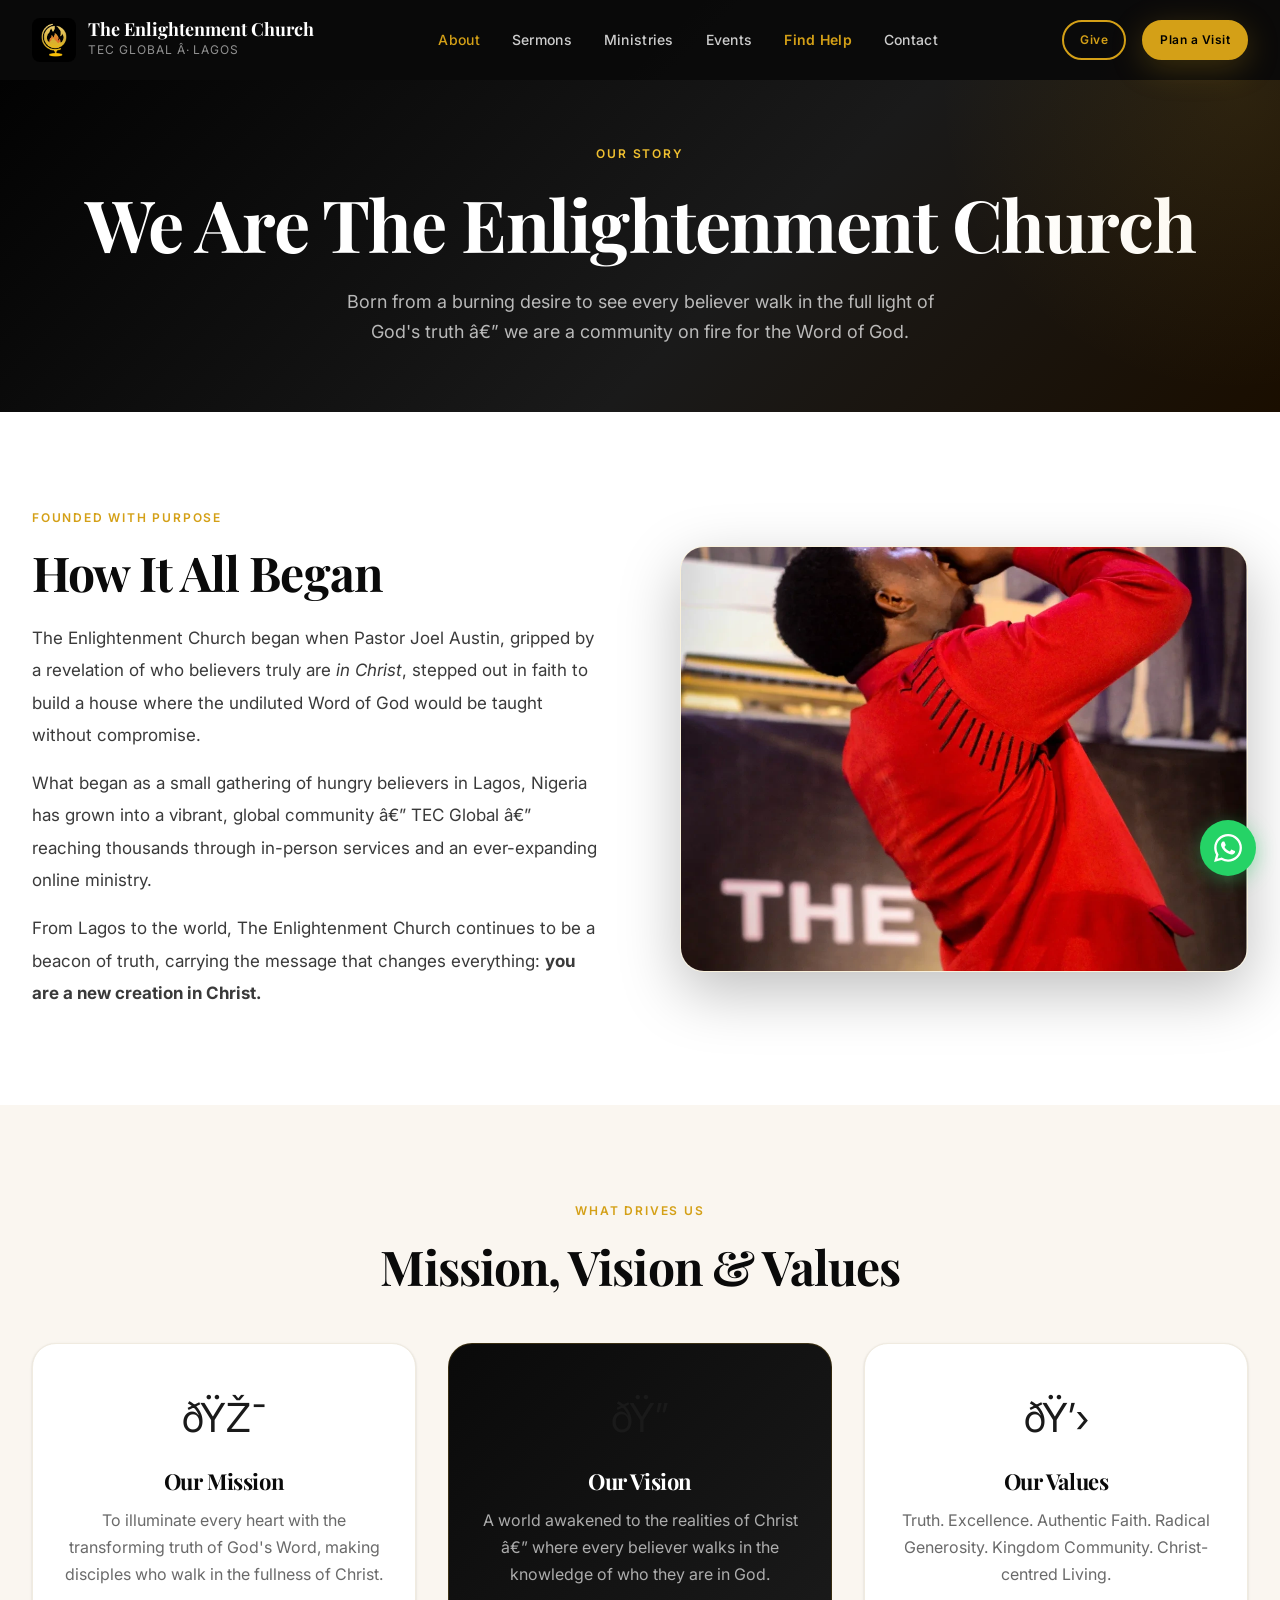
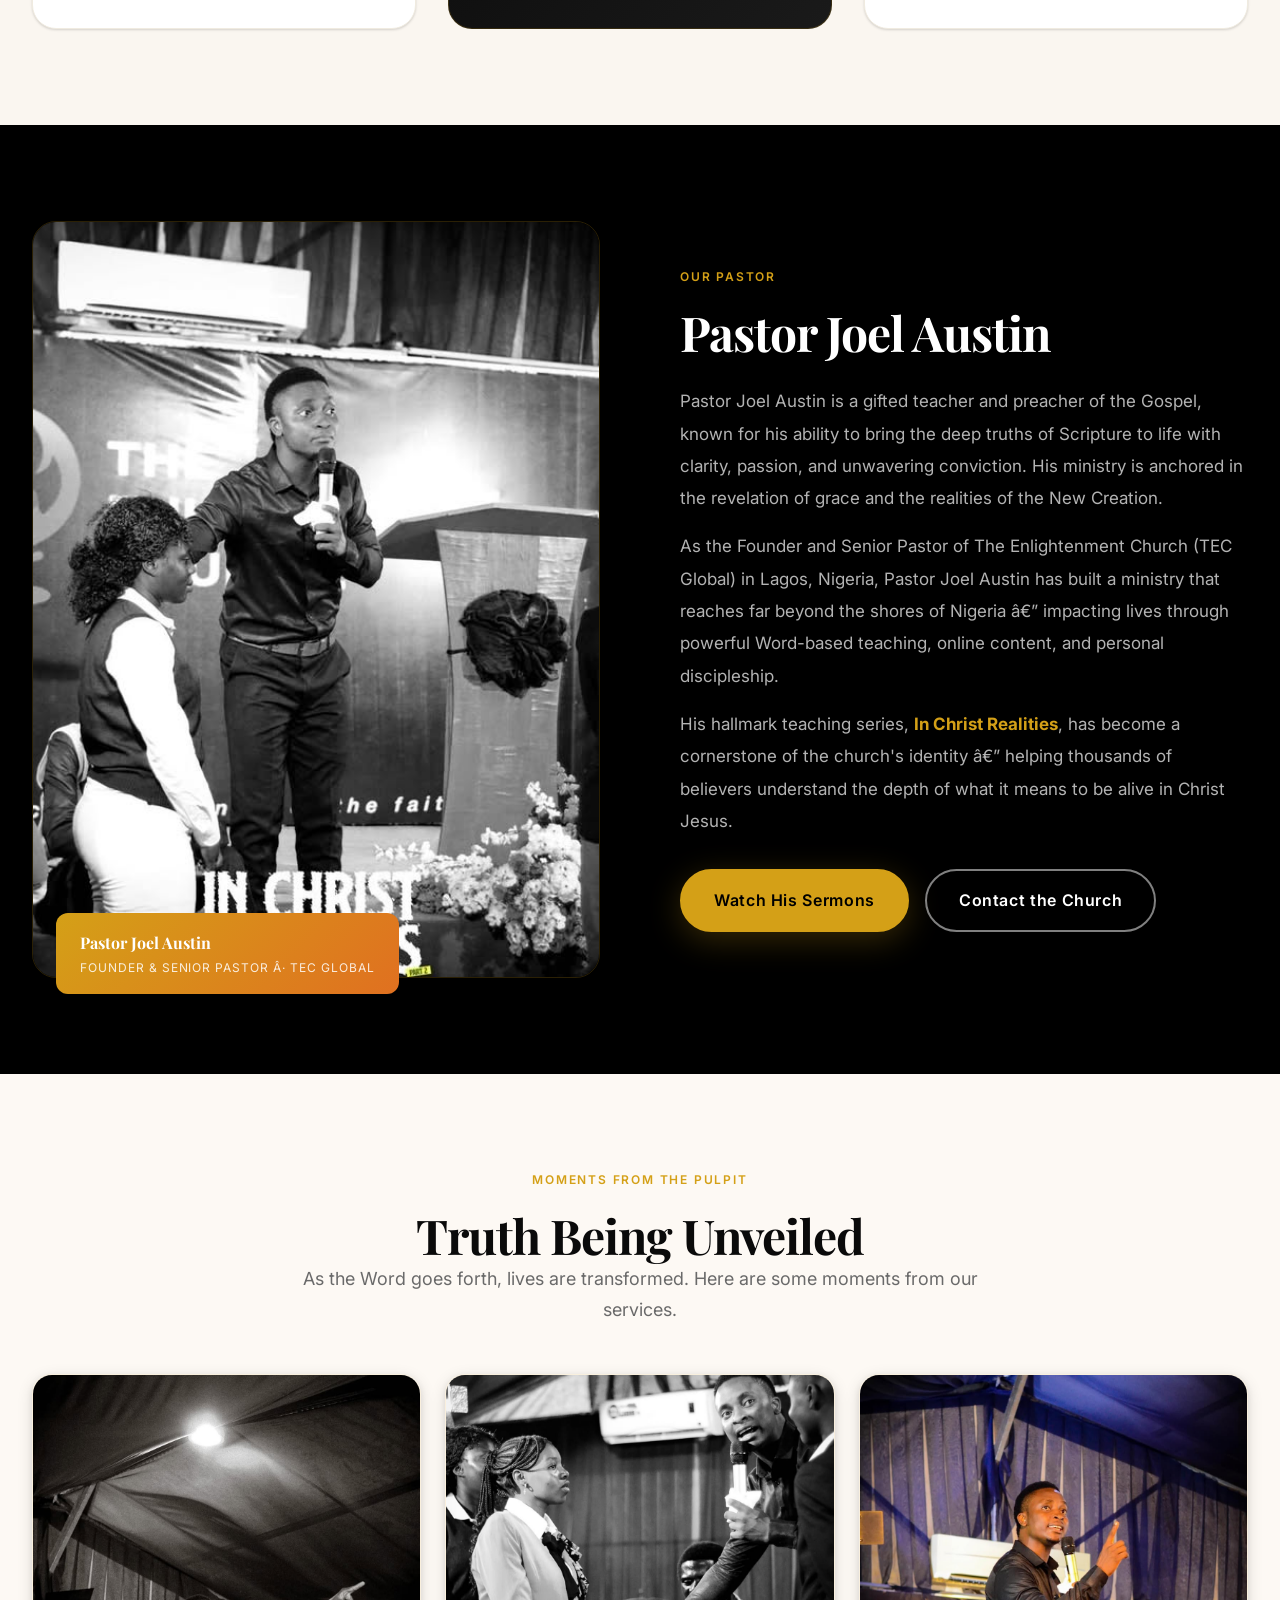
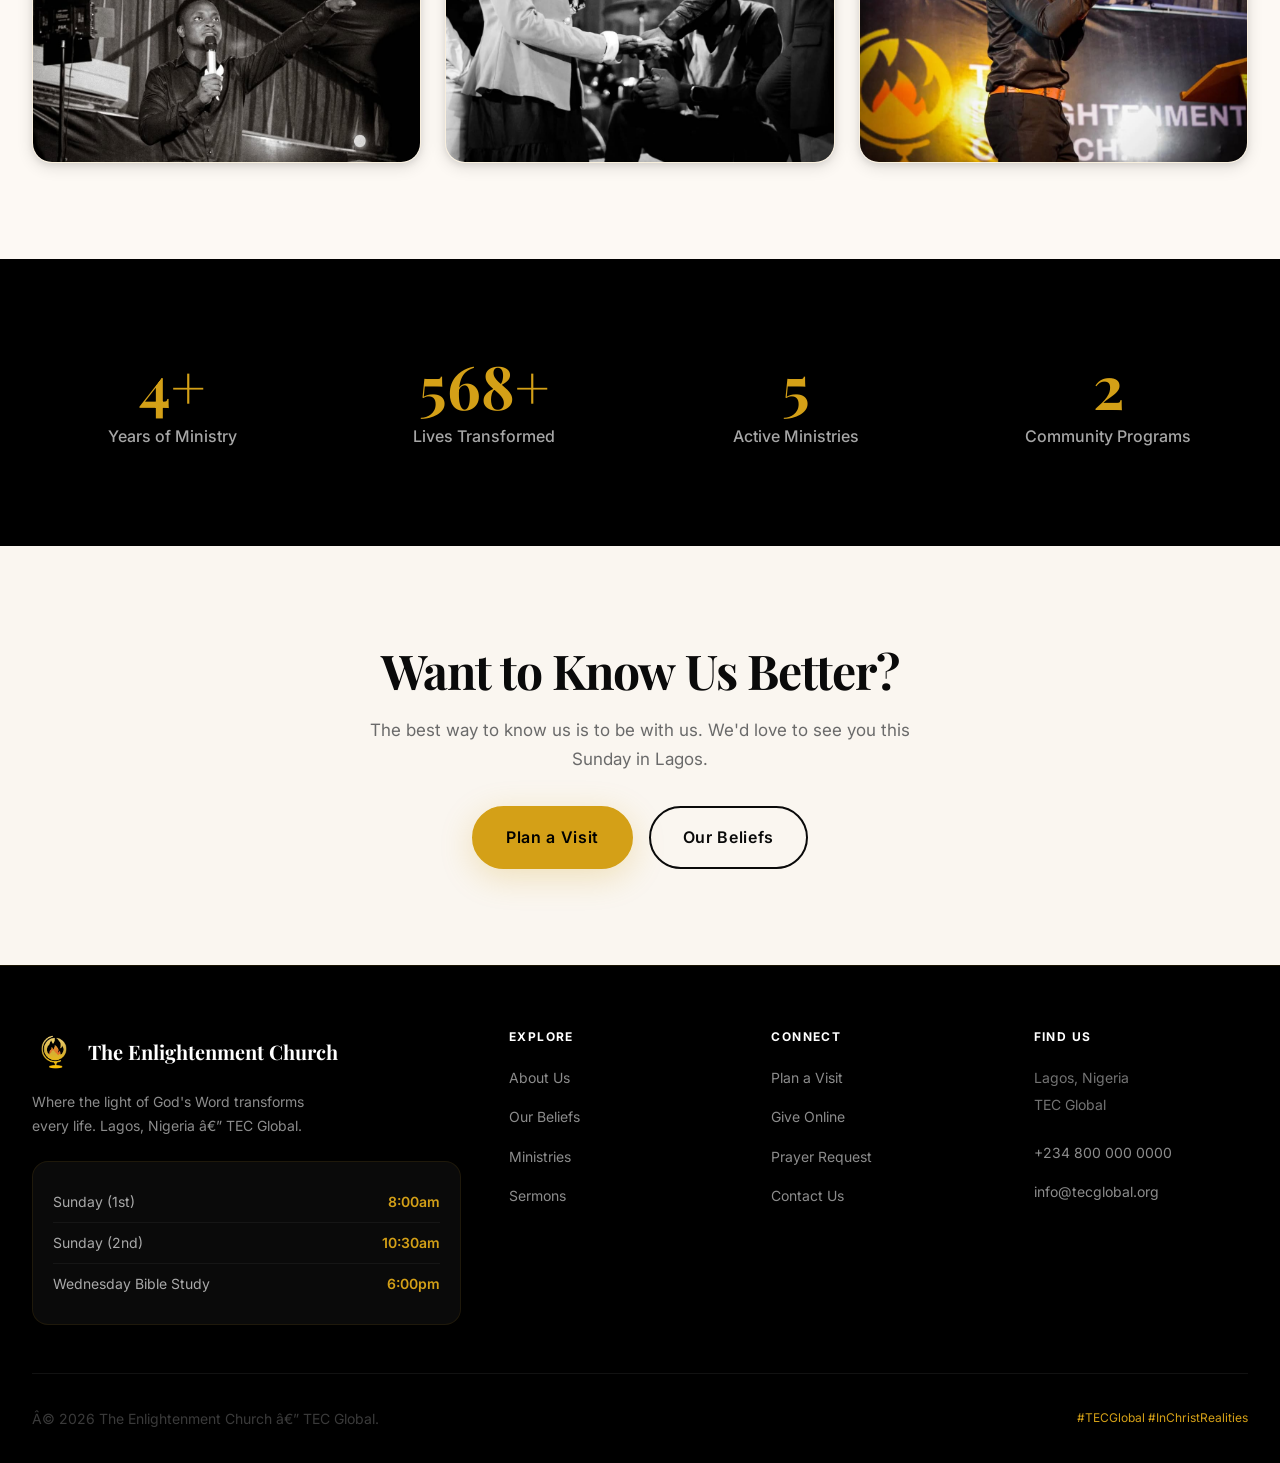
<file: about.html>
﻿<!DOCTYPE html>
<html lang="en">
<head>
  <meta charset="UTF-8" />
  <meta name="viewport" content="width=device-width, initial-scale=1.0" />
  <meta name="description" content="About The Enlightenment Church (TEC Global) â€” our story, Pastor Joel Austin, and the mission that drives us in Lagos, Nigeria." />
  <title>About Us â€” The Enlightenment Church | TEC Global</title>
    <link rel="icon" href="images/logo.jpg" type="image/jpeg" />
  <link rel="apple-touch-icon" href="images/logo.jpg" />
  <link rel="preconnect" href="https://fonts.googleapis.com" />
    <link rel="icon" href="images/logo.jpg" type="image/jpeg" />
  <link rel="apple-touch-icon" href="images/logo.jpg" />
  <link rel="preconnect" href="https://fonts.gstatic.com" crossorigin />
  <link href="https://fonts.googleapis.com/css2?family=Playfair+Display:ital,wght@0,700;0,800;1,700&family=Inter:wght@400;500;600&display=swap" rel="stylesheet" />
  <link rel="stylesheet" href="css/style.css" />
</head>
<body>

  <nav class="nav" id="main-nav" data-transparent="true" style="background:rgba(10,10,10,0.95);">
    <div class="nav__inner">
      <a href="index.html" class="nav__logo">
        <img src="images/logo.jpg" alt="TEC Global Logo" class="nav__logo-img" />
        <div>
          <div class="nav__logo-text">The Enlightenment Church</div>
          <div class="nav__logo-sub">TEC Global Â· Lagos</div>
        </div>
      </a>
      <ul class="nav__links">
        <li><a href="about.html" class="nav__link nav__link--active">About</a></li>
        <li><a href="sermons.html" class="nav__link">Sermons</a></li>
        <li><a href="ministries.html" class="nav__link">Ministries</a></li>
        <li><a href="events.html" class="nav__link">Events</a></li>
        <li><a href="find-help.html" class="nav__link nav__link--find-help">Find Help</a></li>
        <li><a href="contact.html" class="nav__link">Contact</a></li>
      </ul>
      <div class="nav__actions">
        <a href="give.html" class="btn btn--gold-outline btn--sm">Give</a>
        <a href="plan-visit.html" class="btn btn--primary btn--sm">Plan a Visit</a>
        <button class="nav__menu-btn" id="menu-btn"><span></span><span></span><span></span></button>
      </div>
    </div>
  </nav>
  <div class="mobile-nav" id="mobile-nav">
    <button class="mobile-nav__close" id="mobile-nav-close">âœ•</button>
    <ul class="mobile-nav__links">
      <li><a href="index.html" class="mobile-nav__link">Home</a></li>
      <li><a href="about.html" class="mobile-nav__link">About</a></li>
      <li><a href="sermons.html" class="mobile-nav__link">Sermons</a></li>
      <li><a href="ministries.html" class="mobile-nav__link">Ministries</a></li>
      <li><a href="events.html" class="mobile-nav__link">Events</a></li>
      <li><a href="find-help.html" class="mobile-nav__link mobile-nav__link--find-help">Find Help</a></li>
      <li><a href="plan-visit.html" class="mobile-nav__link">Plan a Visit</a></li>
      <li><a href="give.html" class="mobile-nav__link">Give</a></li>
      <li><a href="contact.html" class="mobile-nav__link">Contact</a></li>
    </ul>
  </div>

  <main>

    <!-- Page Hero -->
    <div class="page-hero">
      <span class="page-hero__label">Our Story</span>
      <h1 class="page-hero__title">We Are The Enlightenment Church</h1>
      <p class="page-hero__subtitle">
        Born from a burning desire to see every believer walk in the full light of God's
        truth â€” we are a community on fire for the Word of God.
      </p>
    </div>

    <!-- Our Story -->
    <section class="section">
      <div class="container">
        <div style="display:grid; grid-template-columns:1fr 1fr; gap:80px; align-items:center;">
          <div class="reveal">
            <span class="section-header__label">Founded with Purpose</span>
            <h2 style="margin-bottom:20px;">How It All Began</h2>
            <p style="font-size:17px; line-height:1.9; color:var(--color-text-soft); margin-bottom:16px;">
              The Enlightenment Church began when Pastor Joel Austin, gripped by a revelation
              of who believers truly are <em>in Christ</em>, stepped out in faith to build a
              house where the undiluted Word of God would be taught without compromise.
            </p>
            <p style="font-size:17px; line-height:1.9; color:var(--color-text-soft); margin-bottom:16px;">
              What began as a small gathering of hungry believers in Lagos, Nigeria has grown
              into a vibrant, global community â€” TEC Global â€” reaching thousands through
              in-person services and an ever-expanding online ministry.
            </p>
            <p style="font-size:17px; line-height:1.9; color:var(--color-text-soft);">
              From Lagos to the world, The Enlightenment Church continues to be a beacon of
              truth, carrying the message that changes everything: <strong>you are a new creation in Christ.</strong>
            </p>
          </div>
          <div class="reveal" style="border-radius:24px; aspect-ratio:4/3; overflow:hidden; position:relative; box-shadow:0 20px 60px rgba(0,0,0,0.25); border:1px solid rgba(212,160,23,0.15);">
            <img src="images/church-1.webp" alt="TEC Global in worship" style="width:100%;height:100%;object-fit:cover;" />
          </div>
        </div>
      </div>
    </section>

    <!-- Mission / Vision / Values -->
    <section class="section section--warm">
      <div class="container">
        <div class="section-header section-header--center reveal">
          <span class="section-header__label">What Drives Us</span>
          <h2>Mission, Vision &amp; Values</h2>
        </div>
        <div class="grid grid-3 reveal" style="gap:32px;">
          <div style="text-align:center; padding:40px 32px; background:white; border-radius:var(--radius-xl); border:1px solid var(--color-border-light); box-shadow:var(--shadow-sm);">
            <div style="font-size:40px; margin-bottom:16px;">ðŸŽ¯</div>
            <h3 style="font-size:22px; margin-bottom:12px;">Our Mission</h3>
            <p style="color:var(--color-muted); line-height:1.7;">To illuminate every heart with the transforming truth of God's Word, making disciples who walk in the fullness of Christ.</p>
          </div>
          <div style="text-align:center; padding:40px 32px; background:linear-gradient(135deg,#0A0A0A,#1A1A1A); border-radius:var(--radius-xl); border:1px solid rgba(212,160,23,0.20);">
            <div style="font-size:40px; margin-bottom:16px;">ðŸ”­</div>
            <h3 style="font-size:22px; margin-bottom:12px; color:white;">Our Vision</h3>
            <p style="color:rgba(255,255,255,0.65); line-height:1.7;">A world awakened to the realities of Christ â€” where every believer walks in the knowledge of who they are in God.</p>
          </div>
          <div style="text-align:center; padding:40px 32px; background:white; border-radius:var(--radius-xl); border:1px solid var(--color-border-light); box-shadow:var(--shadow-sm);">
            <div style="font-size:40px; margin-bottom:16px;">ðŸ’›</div>
            <h3 style="font-size:22px; margin-bottom:12px;">Our Values</h3>
            <p style="color:var(--color-muted); line-height:1.7;">Truth. Excellence. Authentic Faith. Radical Generosity. Kingdom Community. Christ-centred Living.</p>
          </div>
        </div>
      </div>
    </section>

    <!-- Pastor Bio -->
    <section class="section" style="background:#000;">
      <div class="container">
        <div style="display:grid; grid-template-columns:1fr 1fr; gap:80px; align-items:center;">

          <div class="reveal" style="position:relative;">
            <div style="border-radius:24px; overflow:hidden; aspect-ratio:3/4; box-shadow:0 24px 64px rgba(0,0,0,0.7); border:1px solid rgba(212,160,23,0.20);">
              <img src="images/pastor-1.jpg" alt="Pastor Joel Austin" style="width:100%;height:100%;object-fit:cover;" />
            </div>
            <div style="position:absolute; bottom:-16px; left:24px; background:linear-gradient(135deg,#D4A017,#E07020); border-radius:12px; padding:16px 24px;">
              <div style="color:white; font-weight:700; font-family:'Playfair Display',serif; font-size:16px;">Pastor Joel Austin</div>
              <div style="color:rgba(255,255,255,0.85); font-size:12px; margin-top:2px; letter-spacing:0.08em; text-transform:uppercase;">Founder &amp; Senior Pastor Â· TEC Global</div>
            </div>
          </div>

          <div class="reveal">
            <span class="section-header__label" style="color:var(--color-accent);">Our Pastor</span>
            <h2 style="color:white; margin-bottom:24px;">Pastor Joel Austin</h2>
            <p style="color:rgba(255,255,255,0.70); font-size:17px; line-height:1.9; margin-bottom:16px;">
              Pastor Joel Austin is a gifted teacher and preacher of the Gospel, known for his
              ability to bring the deep truths of Scripture to life with clarity, passion, and
              unwavering conviction. His ministry is anchored in the revelation of grace and
              the realities of the New Creation.
            </p>
            <p style="color:rgba(255,255,255,0.70); font-size:17px; line-height:1.9; margin-bottom:16px;">
              As the Founder and Senior Pastor of The Enlightenment Church (TEC Global) in Lagos,
              Nigeria, Pastor Joel Austin has built a ministry that reaches far beyond the shores
              of Nigeria â€” impacting lives through powerful Word-based teaching, online content,
              and personal discipleship.
            </p>
            <p style="color:rgba(255,255,255,0.70); font-size:17px; line-height:1.9; margin-bottom:32px;">
              His hallmark teaching series, <strong style="color:var(--color-accent);">In Christ Realities</strong>,
              has become a cornerstone of the church's identity â€” helping thousands of believers
              understand the depth of what it means to be alive in Christ Jesus.
            </p>
            <div style="display:flex; gap:16px; flex-wrap:wrap;">
              <a href="sermons.html" class="btn btn--primary btn--lg">Watch His Sermons</a>
              <a href="contact.html" class="btn btn--ghost btn--lg">Contact the Church</a>
            </div>
          </div>

        </div>
      </div>
    </section>

    <!-- Pulpit Moments Gallery -->
    <section class="section section--cream">
      <div class="container">
        <div class="section-header section-header--center reveal">
          <span class="section-header__label">Moments from the Pulpit</span>
          <h2>Truth Being Unveiled</h2>
          <p class="section-header__desc">As the Word goes forth, lives are transformed. Here are some moments from our services.</p>
        </div>
        <div class="grid grid-3 reveal" style="gap:24px;">
          <div style="border-radius:20px; overflow:hidden; aspect-ratio:1; box-shadow:var(--shadow-md); border:1px solid rgba(212,160,23,0.10);">
            <img src="images/pastor-2.jpg" alt="Pastor Joel Austin preaching" style="width:100%;height:100%;object-fit:cover;" />
          </div>
          <div style="border-radius:20px; overflow:hidden; aspect-ratio:1; box-shadow:var(--shadow-md); border:1px solid rgba(212,160,23,0.10);">
            <img src="images/pastor-3.jpg" alt="Pastor Joel Austin preaching" style="width:100%;height:100%;object-fit:cover;" />
          </div>
          <div style="border-radius:20px; overflow:hidden; aspect-ratio:1; box-shadow:var(--shadow-md); border:1px solid rgba(212,160,23,0.10);">
            <img src="images/pastor-4.jpg" alt="Pastor Joel Austin preaching" style="width:100%;height:100%;object-fit:cover;" />
          </div>
        </div>
      </div>
    </section>

    <!-- Stats -->
    <section class="section" style="background:#000; padding:64px 0;">
      <div class="container">
        <div class="grid grid-4 reveal">
          <div class="stat-card"><div class="stat-card__number" data-count="8" data-suffix="+">8+</div><div class="stat-card__label">Years of Ministry</div></div>
          <div class="stat-card"><div class="stat-card__number" data-count="1000" data-suffix="+">1000+</div><div class="stat-card__label">Lives Transformed</div></div>
          <div class="stat-card"><div class="stat-card__number" data-count="10" data-suffix="">10</div><div class="stat-card__label">Active Ministries</div></div>
          <div class="stat-card"><div class="stat-card__number" data-count="5" data-suffix="">5</div><div class="stat-card__label">Community Programs</div></div>
        </div>
      </div>
    </section>

    <!-- CTA -->
    <section class="section section--warm" style="text-align:center;">
      <div class="container reveal">
        <div style="max-width:560px; margin:0 auto;">
          <h2 style="margin-bottom:16px;">Want to Know Us Better?</h2>
          <p style="font-size:17px; color:var(--color-muted); line-height:1.7; margin-bottom:32px;">The best way to know us is to be with us. We'd love to see you this Sunday in Lagos.</p>
          <div style="display:flex; gap:16px; justify-content:center; flex-wrap:wrap;">
            <a href="plan-visit.html" class="btn btn--primary btn--lg">Plan a Visit</a>
            <a href="beliefs.html" class="btn btn--secondary btn--lg">Our Beliefs</a>
          </div>
        </div>
      </div>
    </section>

  </main>

  <footer class="footer">
    <div class="container">
      <div class="footer__grid">
        <div class="footer__brand">
          <a href="index.html" class="footer__logo"><img src="images/logo.jpg" alt="TEC Global" class="footer__logo-img" /><span class="footer__logo-name">The Enlightenment Church</span></a>
          <p class="footer__tagline">Where the light of God's Word transforms every life. Lagos, Nigeria â€” TEC Global.</p>
          <div class="footer__service-times">
            <div class="footer__service-time"><span>Sunday (1st)</span><span>8:00am</span></div>
            <div class="footer__service-time"><span>Sunday (2nd)</span><span>10:30am</span></div>
            <div class="footer__service-time"><span>Wednesday Bible Study</span><span>6:00pm</span></div>
          </div>
        </div>
        <div><h4 class="footer__col-title">Explore</h4><ul class="footer__links"><li><a href="about.html" class="footer__link">About Us</a></li><li><a href="beliefs.html" class="footer__link">Our Beliefs</a></li><li><a href="ministries.html" class="footer__link">Ministries</a></li><li><a href="sermons.html" class="footer__link">Sermons</a></li></ul></div>
        <div><h4 class="footer__col-title">Connect</h4><ul class="footer__links"><li><a href="plan-visit.html" class="footer__link">Plan a Visit</a></li><li><a href="give.html" class="footer__link">Give Online</a></li><li><a href="contact.html#prayer" class="footer__link">Prayer Request</a></li><li><a href="contact.html" class="footer__link">Contact Us</a></li></ul></div>
        <div><h4 class="footer__col-title">Find Us</h4><ul class="footer__links"><li><span class="footer__link" style="cursor:default;color:rgba(255,255,255,0.45);">Lagos, Nigeria<br>TEC Global</span></li><li style="margin-top:8px;"><a href="tel:+2348000000000" class="footer__link">+234 800 000 0000</a></li><li><a href="mailto:info@tecglobal.org" class="footer__link">info@tecglobal.org</a></li></ul></div>
      </div>
      <div class="footer__bottom"><p>Â© 2026 The Enlightenment Church â€” TEC Global.</p><div style="display:flex;gap:16px;"><span style="color:var(--color-accent);font-size:12px;">#TECGlobal #InChristRealities</span></div></div>
    </div>
  </footer>

  <a href="https://wa.me/2348000000000" class="whatsapp-float" target="_blank" rel="noopener" aria-label="WhatsApp">
    <svg viewBox="0 0 24 24"><path d="M17.472 14.382c-.297-.149-1.758-.867-2.03-.967-.273-.099-.471-.148-.67.15-.197.297-.767.966-.94 1.164-.173.199-.347.223-.644.075-.297-.15-1.255-.463-2.39-1.475-.883-.788-1.48-1.761-1.653-2.059-.173-.297-.018-.458.13-.606.134-.133.298-.347.446-.52.149-.174.198-.298.298-.497.099-.198.05-.371-.025-.52-.075-.149-.669-1.612-.916-2.207-.242-.579-.487-.5-.669-.51-.173-.008-.371-.01-.57-.01-.198 0-.52.074-.792.372-.272.297-1.04 1.016-1.04 2.479 0 1.462 1.065 2.875 1.213 3.074.149.198 2.096 3.2 5.077 4.487.709.306 1.262.489 1.694.625.712.227 1.36.195 1.871.118.571-.085 1.758-.719 2.006-1.413.248-.694.248-1.289.173-1.413-.074-.124-.272-.198-.57-.347m-5.421 7.403h-.004a9.87 9.87 0 01-5.031-1.378l-.361-.214-3.741.982.998-3.648-.235-.374a9.86 9.86 0 01-1.51-5.26c.001-5.45 4.436-9.884 9.888-9.884 2.64 0 5.122 1.03 6.988 2.898a9.825 9.825 0 012.893 6.994c-.003 5.45-4.437 9.884-9.885 9.884m8.413-18.297A11.815 11.815 0 0012.05 0C5.495 0 .16 5.335.157 11.892c0 2.096.547 4.142 1.588 5.945L.057 24l6.305-1.654a11.882 11.882 0 005.683 1.448h.005c6.554 0 11.89-5.335 11.893-11.893a11.821 11.821 0 00-3.48-8.413z" fill="white"/></svg>
  </a>
  <script src="js/main.js"></script>
</body>
</html>
</file>
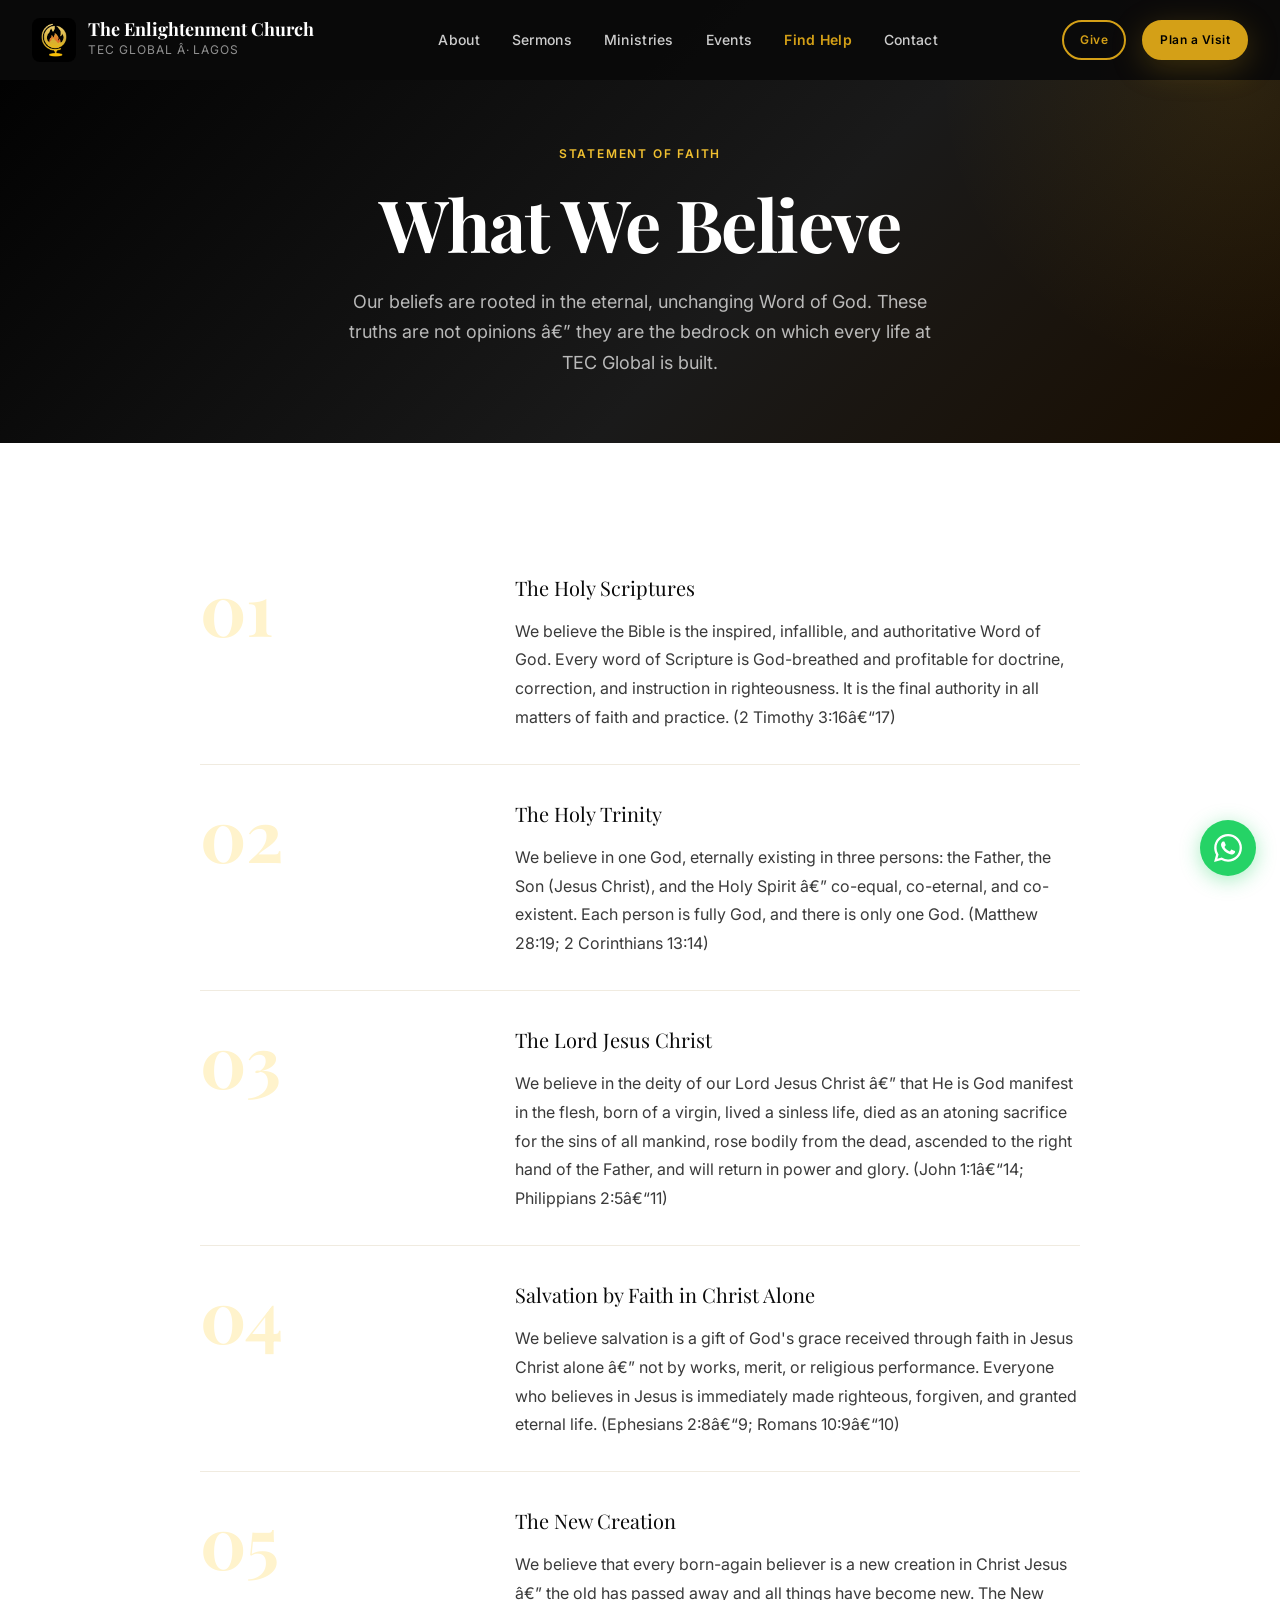
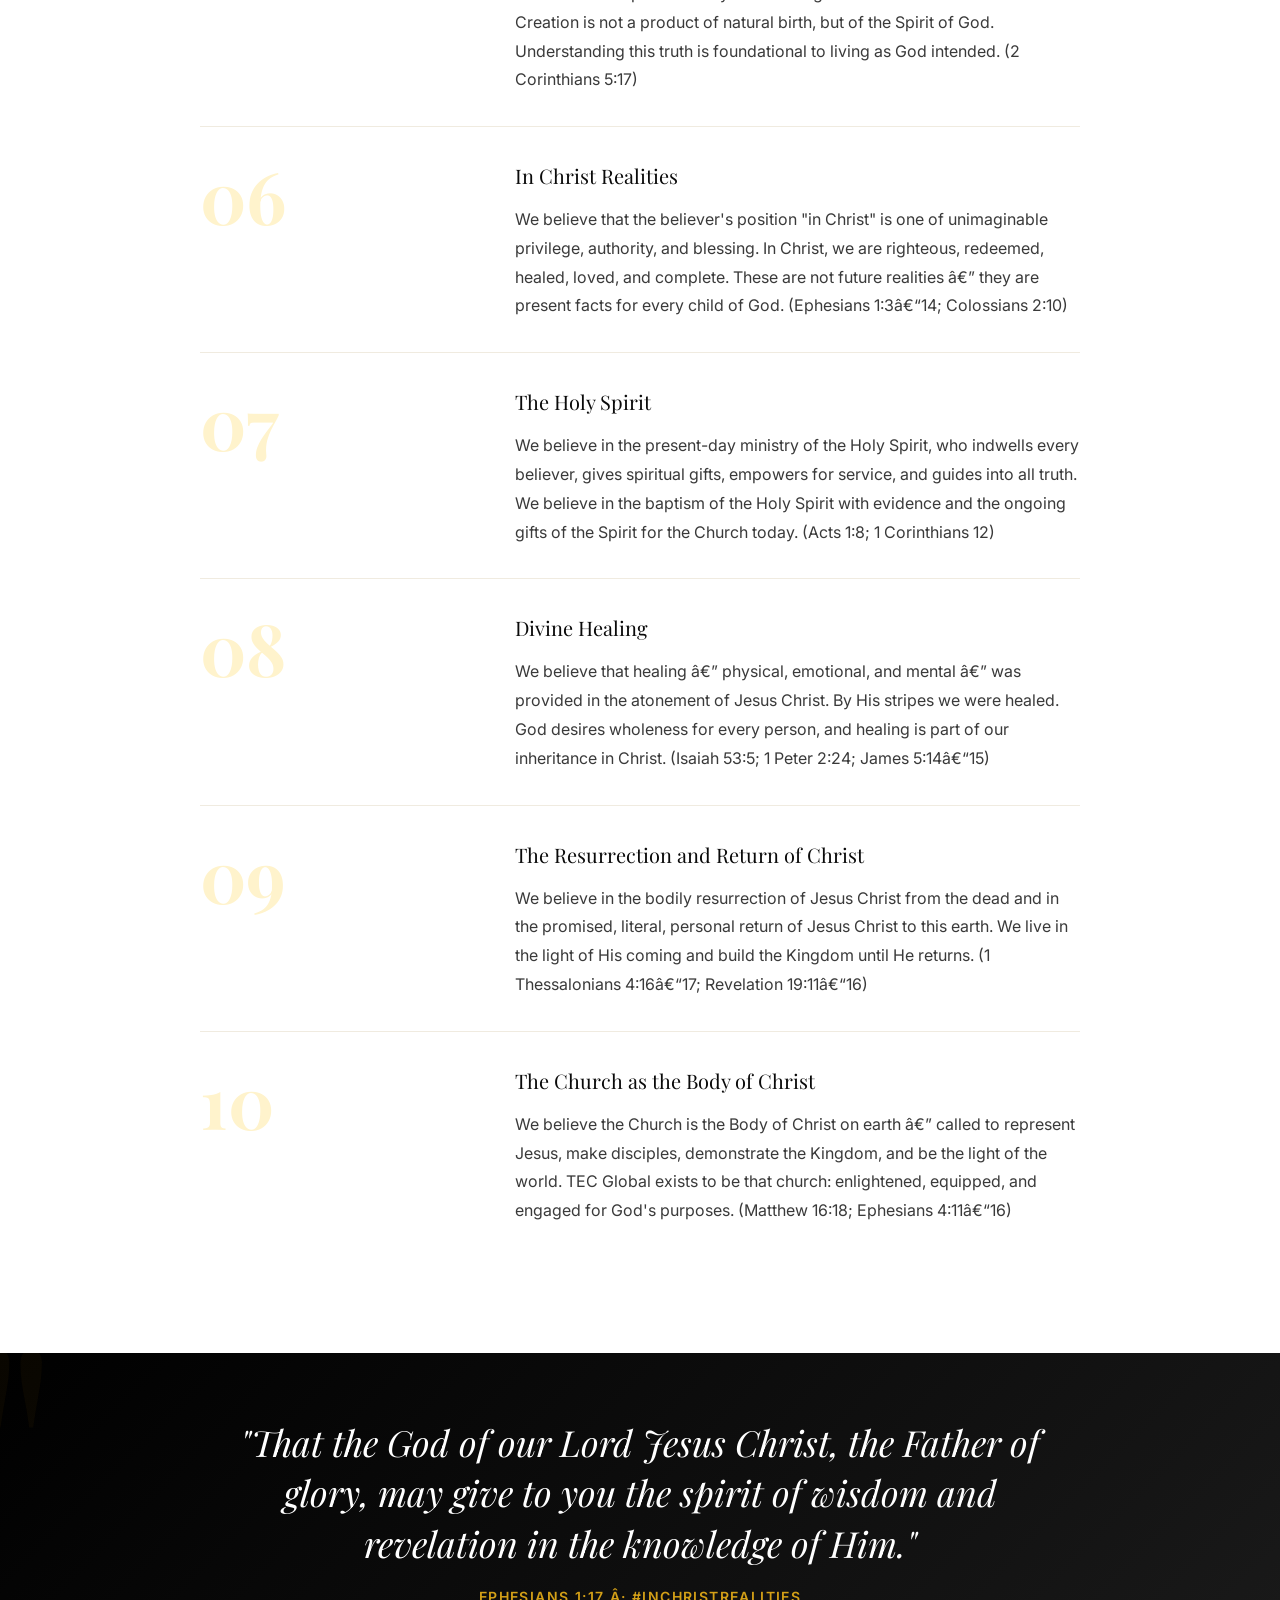
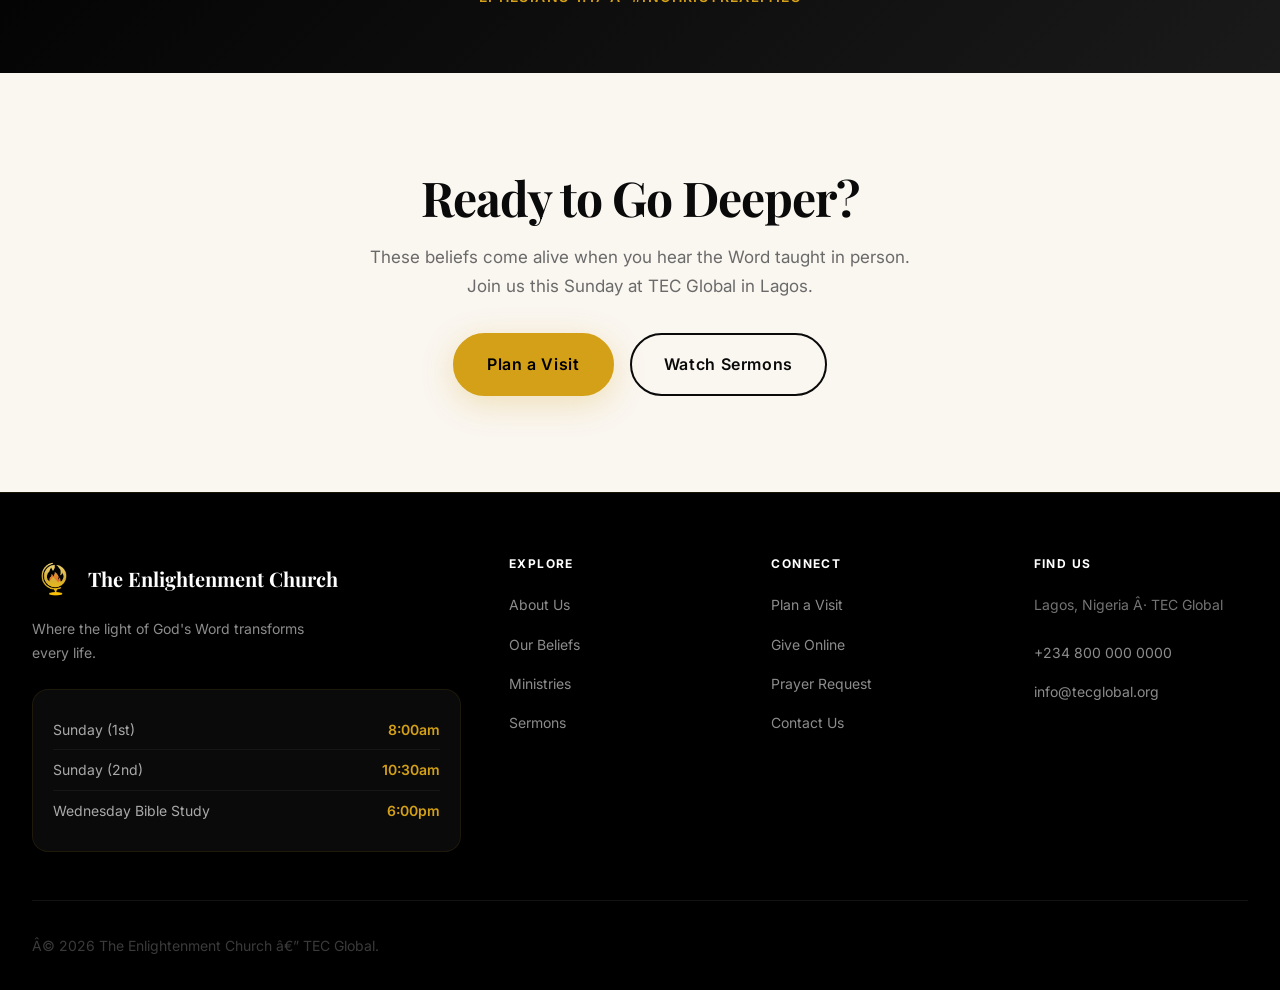
<file: beliefs.html>
﻿<!DOCTYPE html>
<html lang="en">
<head>
  <meta charset="UTF-8" />
  <meta name="viewport" content="width=device-width, initial-scale=1.0" />
  <meta name="description" content="What we believe â€” The Enlightenment Church (TEC Global), Lagos, Nigeria. Our core doctrines and statement of faith." />
  <title>Our Beliefs â€” The Enlightenment Church | TEC Global</title>
    <link rel="icon" href="images/logo.jpg" type="image/jpeg" />
  <link rel="apple-touch-icon" href="images/logo.jpg" />
  <link rel="preconnect" href="https://fonts.googleapis.com" />
    <link rel="icon" href="images/logo.jpg" type="image/jpeg" />
  <link rel="apple-touch-icon" href="images/logo.jpg" />
  <link rel="preconnect" href="https://fonts.gstatic.com" crossorigin />
  <link href="https://fonts.googleapis.com/css2?family=Playfair+Display:ital,wght@0,700;0,800;1,700&family=Inter:wght@400;500;600&display=swap" rel="stylesheet" />
  <link rel="stylesheet" href="css/style.css" />
</head>
<body>

  <nav class="nav" id="main-nav" data-transparent="true" style="background:rgba(10,10,10,0.95);">
    <div class="nav__inner">
      <a href="index.html" class="nav__logo">
        <img src="images/logo.jpg" alt="TEC Global Logo" class="nav__logo-img" />
        <div><div class="nav__logo-text">The Enlightenment Church</div><div class="nav__logo-sub">TEC Global Â· Lagos</div></div>
      </a>
      <ul class="nav__links">
        <li><a href="about.html" class="nav__link">About</a></li>
        <li><a href="sermons.html" class="nav__link">Sermons</a></li>
        <li><a href="ministries.html" class="nav__link">Ministries</a></li>
        <li><a href="events.html" class="nav__link">Events</a></li>
        <li><a href="find-help.html" class="nav__link nav__link--find-help">Find Help</a></li>
        <li><a href="contact.html" class="nav__link">Contact</a></li>
      </ul>
      <div class="nav__actions">
        <a href="give.html" class="btn btn--gold-outline btn--sm">Give</a>
        <a href="plan-visit.html" class="btn btn--primary btn--sm">Plan a Visit</a>
        <button class="nav__menu-btn" id="menu-btn"><span></span><span></span><span></span></button>
      </div>
    </div>
  </nav>
  <div class="mobile-nav" id="mobile-nav">
    <button class="mobile-nav__close" id="mobile-nav-close">âœ•</button>
    <ul class="mobile-nav__links">
      <li><a href="index.html" class="mobile-nav__link">Home</a></li>
      <li><a href="about.html" class="mobile-nav__link">About</a></li>
      <li><a href="sermons.html" class="mobile-nav__link">Sermons</a></li>
      <li><a href="ministries.html" class="mobile-nav__link">Ministries</a></li>
      <li><a href="events.html" class="mobile-nav__link">Events</a></li>
      <li><a href="find-help.html" class="mobile-nav__link mobile-nav__link--find-help">Find Help</a></li>
      <li><a href="plan-visit.html" class="mobile-nav__link">Plan a Visit</a></li>
      <li><a href="give.html" class="mobile-nav__link">Give</a></li>
      <li><a href="contact.html" class="mobile-nav__link">Contact</a></li>
    </ul>
  </div>

  <main>

    <div class="page-hero">
      <span class="page-hero__label">Statement of Faith</span>
      <h1 class="page-hero__title">What We Believe</h1>
      <p class="page-hero__subtitle">Our beliefs are rooted in the eternal, unchanging Word of God. These truths are not opinions â€” they are the bedrock on which every life at TEC Global is built.</p>
    </div>

    <section class="section">
      <div class="container">
        <div style="max-width:880px; margin:0 auto;" class="reveal">

          <div class="belief-item">
            <div class="belief-item__number">01</div>
            <div>
              <div class="belief-item__title">The Holy Scriptures</div>
              <div class="belief-item__desc">We believe the Bible is the inspired, infallible, and authoritative Word of God. Every word of Scripture is God-breathed and profitable for doctrine, correction, and instruction in righteousness. It is the final authority in all matters of faith and practice. (2 Timothy 3:16â€“17)</div>
            </div>
          </div>

          <div class="belief-item">
            <div class="belief-item__number">02</div>
            <div>
              <div class="belief-item__title">The Holy Trinity</div>
              <div class="belief-item__desc">We believe in one God, eternally existing in three persons: the Father, the Son (Jesus Christ), and the Holy Spirit â€” co-equal, co-eternal, and co-existent. Each person is fully God, and there is only one God. (Matthew 28:19; 2 Corinthians 13:14)</div>
            </div>
          </div>

          <div class="belief-item">
            <div class="belief-item__number">03</div>
            <div>
              <div class="belief-item__title">The Lord Jesus Christ</div>
              <div class="belief-item__desc">We believe in the deity of our Lord Jesus Christ â€” that He is God manifest in the flesh, born of a virgin, lived a sinless life, died as an atoning sacrifice for the sins of all mankind, rose bodily from the dead, ascended to the right hand of the Father, and will return in power and glory. (John 1:1â€“14; Philippians 2:5â€“11)</div>
            </div>
          </div>

          <div class="belief-item">
            <div class="belief-item__number">04</div>
            <div>
              <div class="belief-item__title">Salvation by Faith in Christ Alone</div>
              <div class="belief-item__desc">We believe salvation is a gift of God's grace received through faith in Jesus Christ alone â€” not by works, merit, or religious performance. Everyone who believes in Jesus is immediately made righteous, forgiven, and granted eternal life. (Ephesians 2:8â€“9; Romans 10:9â€“10)</div>
            </div>
          </div>

          <div class="belief-item">
            <div class="belief-item__number">05</div>
            <div>
              <div class="belief-item__title">The New Creation</div>
              <div class="belief-item__desc">We believe that every born-again believer is a new creation in Christ Jesus â€” the old has passed away and all things have become new. The New Creation is not a product of natural birth, but of the Spirit of God. Understanding this truth is foundational to living as God intended. (2 Corinthians 5:17)</div>
            </div>
          </div>

          <div class="belief-item">
            <div class="belief-item__number">06</div>
            <div>
              <div class="belief-item__title">In Christ Realities</div>
              <div class="belief-item__desc">We believe that the believer's position "in Christ" is one of unimaginable privilege, authority, and blessing. In Christ, we are righteous, redeemed, healed, loved, and complete. These are not future realities â€” they are present facts for every child of God. (Ephesians 1:3â€“14; Colossians 2:10)</div>
            </div>
          </div>

          <div class="belief-item">
            <div class="belief-item__number">07</div>
            <div>
              <div class="belief-item__title">The Holy Spirit</div>
              <div class="belief-item__desc">We believe in the present-day ministry of the Holy Spirit, who indwells every believer, gives spiritual gifts, empowers for service, and guides into all truth. We believe in the baptism of the Holy Spirit with evidence and the ongoing gifts of the Spirit for the Church today. (Acts 1:8; 1 Corinthians 12)</div>
            </div>
          </div>

          <div class="belief-item">
            <div class="belief-item__number">08</div>
            <div>
              <div class="belief-item__title">Divine Healing</div>
              <div class="belief-item__desc">We believe that healing â€” physical, emotional, and mental â€” was provided in the atonement of Jesus Christ. By His stripes we were healed. God desires wholeness for every person, and healing is part of our inheritance in Christ. (Isaiah 53:5; 1 Peter 2:24; James 5:14â€“15)</div>
            </div>
          </div>

          <div class="belief-item">
            <div class="belief-item__number">09</div>
            <div>
              <div class="belief-item__title">The Resurrection and Return of Christ</div>
              <div class="belief-item__desc">We believe in the bodily resurrection of Jesus Christ from the dead and in the promised, literal, personal return of Jesus Christ to this earth. We live in the light of His coming and build the Kingdom until He returns. (1 Thessalonians 4:16â€“17; Revelation 19:11â€“16)</div>
            </div>
          </div>

          <div class="belief-item">
            <div class="belief-item__number">10</div>
            <div>
              <div class="belief-item__title">The Church as the Body of Christ</div>
              <div class="belief-item__desc">We believe the Church is the Body of Christ on earth â€” called to represent Jesus, make disciples, demonstrate the Kingdom, and be the light of the world. TEC Global exists to be that church: enlightened, equipped, and engaged for God's purposes. (Matthew 16:18; Ephesians 4:11â€“16)</div>
            </div>
          </div>

        </div>
      </div>
    </section>

    <!-- Scripture Banner -->
    <div class="scripture-banner">
      <p class="scripture-banner__text">"That the God of our Lord Jesus Christ, the Father of glory, may give to you the spirit of wisdom and revelation in the knowledge of Him."</p>
      <p class="scripture-banner__ref">Ephesians 1:17 Â· #InChristRealities</p>
    </div>

    <!-- CTA -->
    <section class="section section--warm" style="text-align:center;">
      <div class="container reveal">
        <div style="max-width:560px; margin:0 auto;">
          <h2 style="margin-bottom:16px;">Ready to Go Deeper?</h2>
          <p style="font-size:17px; color:var(--color-muted); line-height:1.7; margin-bottom:32px;">These beliefs come alive when you hear the Word taught in person. Join us this Sunday at TEC Global in Lagos.</p>
          <div style="display:flex; gap:16px; justify-content:center; flex-wrap:wrap;">
            <a href="plan-visit.html" class="btn btn--primary btn--lg">Plan a Visit</a>
            <a href="sermons.html" class="btn btn--secondary btn--lg">Watch Sermons</a>
          </div>
        </div>
      </div>
    </section>

  </main>

  <footer class="footer">
    <div class="container">
      <div class="footer__grid">
        <div class="footer__brand">
          <a href="index.html" class="footer__logo"><img src="images/logo.jpg" alt="TEC Global" class="footer__logo-img" /><span class="footer__logo-name">The Enlightenment Church</span></a>
          <p class="footer__tagline">Where the light of God's Word transforms every life.</p>
          <div class="footer__service-times">
            <div class="footer__service-time"><span>Sunday (1st)</span><span>8:00am</span></div>
            <div class="footer__service-time"><span>Sunday (2nd)</span><span>10:30am</span></div>
            <div class="footer__service-time"><span>Wednesday Bible Study</span><span>6:00pm</span></div>
          </div>
        </div>
        <div><h4 class="footer__col-title">Explore</h4><ul class="footer__links"><li><a href="about.html" class="footer__link">About Us</a></li><li><a href="beliefs.html" class="footer__link">Our Beliefs</a></li><li><a href="ministries.html" class="footer__link">Ministries</a></li><li><a href="sermons.html" class="footer__link">Sermons</a></li></ul></div>
        <div><h4 class="footer__col-title">Connect</h4><ul class="footer__links"><li><a href="plan-visit.html" class="footer__link">Plan a Visit</a></li><li><a href="give.html" class="footer__link">Give Online</a></li><li><a href="contact.html#prayer" class="footer__link">Prayer Request</a></li><li><a href="contact.html" class="footer__link">Contact Us</a></li></ul></div>
        <div><h4 class="footer__col-title">Find Us</h4><ul class="footer__links"><li><span class="footer__link" style="cursor:default;color:rgba(255,255,255,0.45);">Lagos, Nigeria Â· TEC Global</span></li><li style="margin-top:8px;"><a href="tel:+2348000000000" class="footer__link">+234 800 000 0000</a></li><li><a href="mailto:info@tecglobal.org" class="footer__link">info@tecglobal.org</a></li></ul></div>
      </div>
      <div class="footer__bottom"><p>Â© 2026 The Enlightenment Church â€” TEC Global.</p></div>
    </div>
  </footer>

  <a href="https://wa.me/2348000000000" class="whatsapp-float" target="_blank" rel="noopener" aria-label="WhatsApp">
    <svg viewBox="0 0 24 24"><path d="M17.472 14.382c-.297-.149-1.758-.867-2.03-.967-.273-.099-.471-.148-.67.15-.197.297-.767.966-.94 1.164-.173.199-.347.223-.644.075-.297-.15-1.255-.463-2.39-1.475-.883-.788-1.48-1.761-1.653-2.059-.173-.297-.018-.458.13-.606.134-.133.298-.347.446-.52.149-.174.198-.298.298-.497.099-.198.05-.371-.025-.52-.075-.149-.669-1.612-.916-2.207-.242-.579-.487-.5-.669-.51-.173-.008-.371-.01-.57-.01-.198 0-.52.074-.792.372-.272.297-1.04 1.016-1.04 2.479 0 1.462 1.065 2.875 1.213 3.074.149.198 2.096 3.2 5.077 4.487.709.306 1.262.489 1.694.625.712.227 1.36.195 1.871.118.571-.085 1.758-.719 2.006-1.413.248-.694.248-1.289.173-1.413-.074-.124-.272-.198-.57-.347m-5.421 7.403h-.004a9.87 9.87 0 01-5.031-1.378l-.361-.214-3.741.982.998-3.648-.235-.374a9.86 9.86 0 01-1.51-5.26c.001-5.45 4.436-9.884 9.888-9.884 2.64 0 5.122 1.03 6.988 2.898a9.825 9.825 0 012.893 6.994c-.003 5.45-4.437 9.884-9.885 9.884m8.413-18.297A11.815 11.815 0 0012.05 0C5.495 0 .16 5.335.157 11.892c0 2.096.547 4.142 1.588 5.945L.057 24l6.305-1.654a11.882 11.882 0 005.683 1.448h.005c6.554 0 11.89-5.335 11.893-11.893a11.821 11.821 0 00-3.48-8.413z" fill="white"/></svg>
  </a>
  <script src="js/main.js"></script>
</body>
</html>
</file>
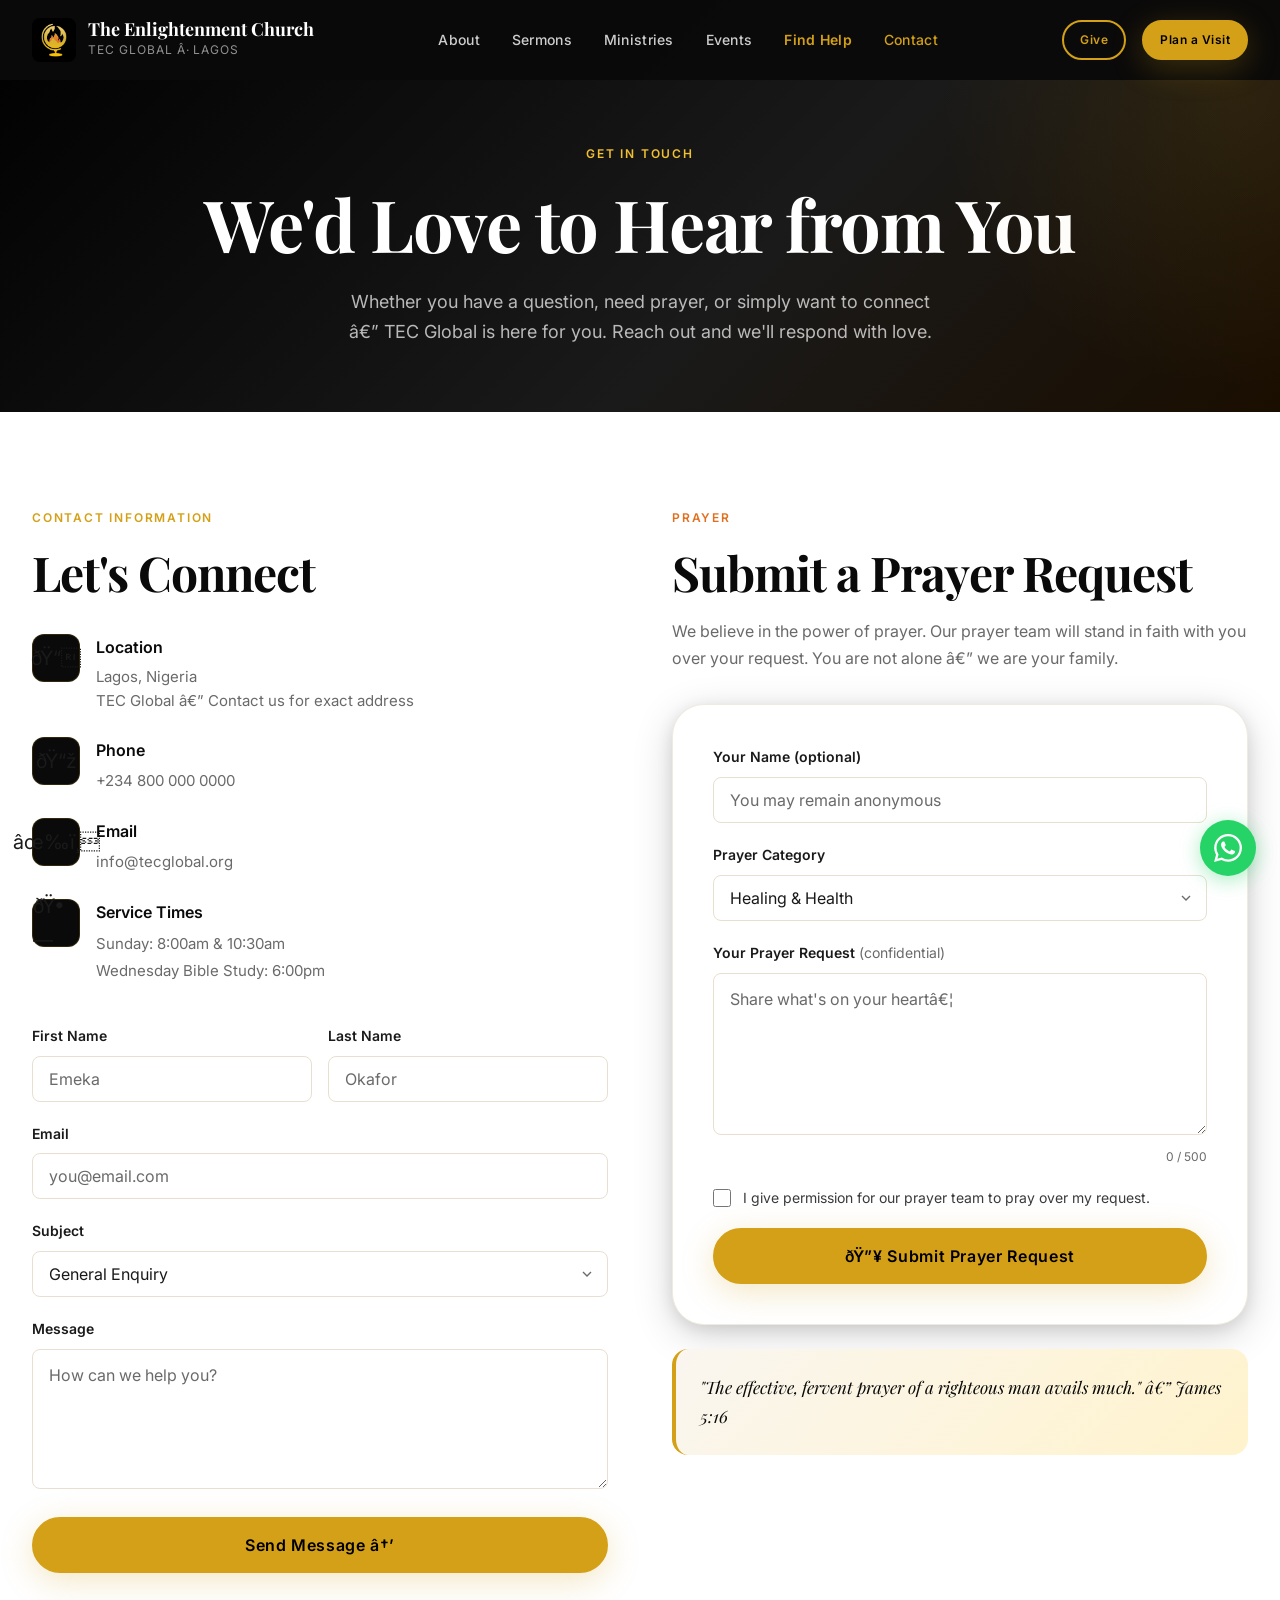
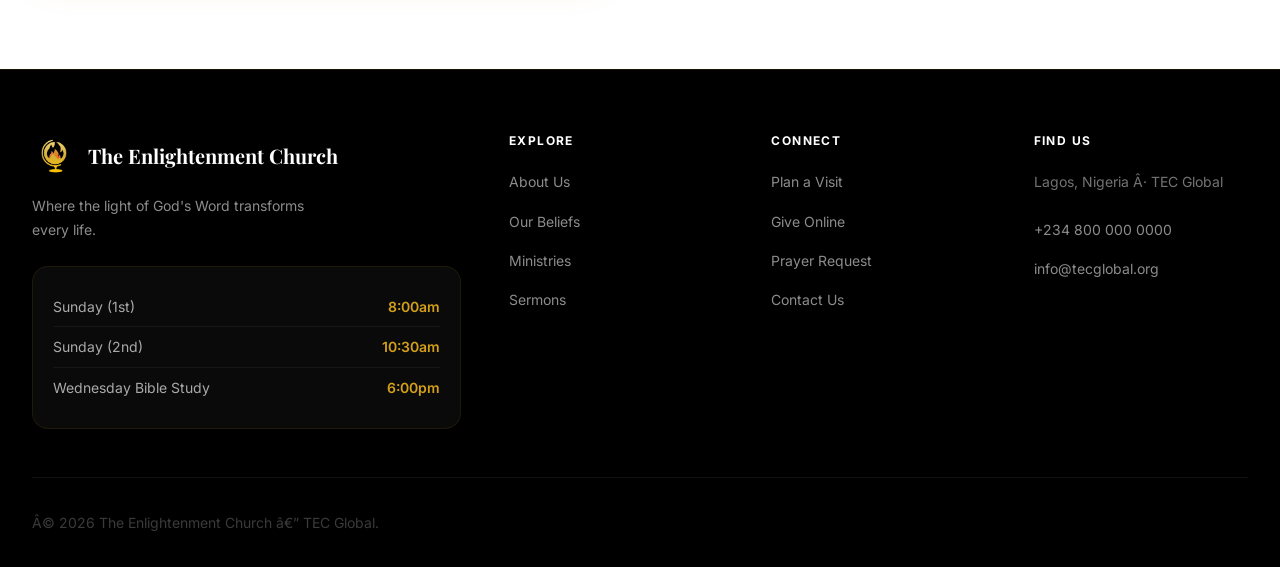
<file: contact.html>
﻿<!DOCTYPE html>
<html lang="en">
<head>
  <meta charset="UTF-8" />
  <meta name="viewport" content="width=device-width, initial-scale=1.0" />
  <meta name="description" content="Contact The Enlightenment Church (TEC Global) â€” Lagos, Nigeria. Send a message, submit a prayer request, or plan your visit." />
  <title>Contact â€” The Enlightenment Church | TEC Global</title>
    <link rel="icon" href="images/logo.jpg" type="image/jpeg" />
  <link rel="apple-touch-icon" href="images/logo.jpg" />
  <link rel="preconnect" href="https://fonts.googleapis.com" />
    <link rel="icon" href="images/logo.jpg" type="image/jpeg" />
  <link rel="apple-touch-icon" href="images/logo.jpg" />
  <link rel="preconnect" href="https://fonts.gstatic.com" crossorigin />
  <link href="https://fonts.googleapis.com/css2?family=Playfair+Display:ital,wght@0,700;0,800;1,700&family=Inter:wght@400;500;600&display=swap" rel="stylesheet" />
  <link rel="stylesheet" href="css/style.css" />
</head>
<body>

  <nav class="nav" id="main-nav" data-transparent="true" style="background:rgba(10,10,10,0.95);">
    <div class="nav__inner">
      <a href="index.html" class="nav__logo">
        <img src="images/logo.jpg" alt="TEC Global Logo" class="nav__logo-img" />
        <div><div class="nav__logo-text">The Enlightenment Church</div><div class="nav__logo-sub">TEC Global Â· Lagos</div></div>
      </a>
      <ul class="nav__links">
        <li><a href="about.html" class="nav__link">About</a></li>
        <li><a href="sermons.html" class="nav__link">Sermons</a></li>
        <li><a href="ministries.html" class="nav__link">Ministries</a></li>
        <li><a href="events.html" class="nav__link">Events</a></li>
        <li><a href="find-help.html" class="nav__link nav__link--find-help">Find Help</a></li>
        <li><a href="contact.html" class="nav__link nav__link--active">Contact</a></li>
      </ul>
      <div class="nav__actions">
        <a href="give.html" class="btn btn--gold-outline btn--sm">Give</a>
        <a href="plan-visit.html" class="btn btn--primary btn--sm">Plan a Visit</a>
        <button class="nav__menu-btn" id="menu-btn"><span></span><span></span><span></span></button>
      </div>
    </div>
  </nav>
  <div class="mobile-nav" id="mobile-nav">
    <button class="mobile-nav__close" id="mobile-nav-close">âœ•</button>
    <ul class="mobile-nav__links">
      <li><a href="index.html" class="mobile-nav__link">Home</a></li>
      <li><a href="about.html" class="mobile-nav__link">About</a></li>
      <li><a href="sermons.html" class="mobile-nav__link">Sermons</a></li>
      <li><a href="ministries.html" class="mobile-nav__link">Ministries</a></li>
      <li><a href="events.html" class="mobile-nav__link">Events</a></li>
      <li><a href="find-help.html" class="mobile-nav__link mobile-nav__link--find-help">Find Help</a></li>
      <li><a href="plan-visit.html" class="mobile-nav__link">Plan a Visit</a></li>
      <li><a href="give.html" class="mobile-nav__link">Give</a></li>
      <li><a href="contact.html" class="mobile-nav__link">Contact</a></li>
    </ul>
  </div>

  <main>

    <div class="page-hero">
      <span class="page-hero__label">Get in Touch</span>
      <h1 class="page-hero__title">We'd Love to Hear from You</h1>
      <p class="page-hero__subtitle">Whether you have a question, need prayer, or simply want to connect â€” TEC Global is here for you. Reach out and we'll respond with love.</p>
    </div>

    <!-- Contact + Prayer -->
    <section class="section">
      <div class="container">
        <div style="display:grid; grid-template-columns:1fr 1fr; gap:64px; align-items:start;" class="reveal">

          <!-- Contact Info -->
          <div>
            <span class="section-header__label">Contact Information</span>
            <h2 style="margin-bottom:32px;">Let's Connect</h2>

            <div style="display:flex; flex-direction:column; gap:24px; margin-bottom:40px;">
              <div style="display:flex; gap:16px; align-items:flex-start;">
                <div style="width:48px;height:48px;background:var(--color-primary);border-radius:12px;display:flex;align-items:center;justify-content:center;flex-shrink:0;border:1px solid rgba(212,160,23,0.20);">
                  <span style="font-size:20px;">ðŸ“</span>
                </div>
                <div>
                  <div style="font-weight:600; color:var(--color-primary); margin-bottom:4px;">Location</div>
                  <div style="color:var(--color-muted); font-size:15px; line-height:1.6;">Lagos, Nigeria<br>TEC Global â€” Contact us for exact address</div>
                </div>
              </div>

              <div style="display:flex; gap:16px; align-items:flex-start;">
                <div style="width:48px;height:48px;background:var(--color-primary);border-radius:12px;display:flex;align-items:center;justify-content:center;flex-shrink:0;border:1px solid rgba(212,160,23,0.20);">
                  <span style="font-size:20px;">ðŸ“ž</span>
                </div>
                <div>
                  <div style="font-weight:600; color:var(--color-primary); margin-bottom:4px;">Phone</div>
                  <div style="color:var(--color-muted); font-size:15px;"><a href="tel:+2348000000000" style="color:var(--color-muted);">+234 800 000 0000</a></div>
                </div>
              </div>

              <div style="display:flex; gap:16px; align-items:flex-start;">
                <div style="width:48px;height:48px;background:var(--color-primary);border-radius:12px;display:flex;align-items:center;justify-content:center;flex-shrink:0;border:1px solid rgba(212,160,23,0.20);">
                  <span style="font-size:20px;">âœ‰ï¸</span>
                </div>
                <div>
                  <div style="font-weight:600; color:var(--color-primary); margin-bottom:4px;">Email</div>
                  <div style="color:var(--color-muted); font-size:15px;"><a href="mailto:info@tecglobal.org" style="color:var(--color-muted);">info@tecglobal.org</a></div>
                </div>
              </div>

              <div style="display:flex; gap:16px; align-items:flex-start;">
                <div style="width:48px;height:48px;background:var(--color-primary);border-radius:12px;display:flex;align-items:center;justify-content:center;flex-shrink:0;border:1px solid rgba(212,160,23,0.20);">
                  <span style="font-size:20px;">ðŸ•—</span>
                </div>
                <div>
                  <div style="font-weight:600; color:var(--color-primary); margin-bottom:4px;">Service Times</div>
                  <div style="color:var(--color-muted); font-size:15px; line-height:1.8;">
                    Sunday: 8:00am &amp; 10:30am<br>
                    Wednesday Bible Study: 6:00pm
                  </div>
                </div>
              </div>
            </div>

            <!-- Contact Form -->
            <form id="contact-form">
              <div class="form-row">
                <div class="form-group">
                  <label class="form-label" for="contact-fname">First Name</label>
                  <input type="text" id="contact-fname" class="form-input" placeholder="Emeka" required />
                </div>
                <div class="form-group">
                  <label class="form-label" for="contact-lname">Last Name</label>
                  <input type="text" id="contact-lname" class="form-input" placeholder="Okafor" />
                </div>
              </div>
              <div class="form-group">
                <label class="form-label" for="contact-email">Email</label>
                <input type="email" id="contact-email" class="form-input" placeholder="you@email.com" required />
              </div>
              <div class="form-group">
                <label class="form-label" for="contact-subject">Subject</label>
                <select id="contact-subject" class="form-select">
                  <option>General Enquiry</option>
                  <option>Ministry Information</option>
                  <option>Partnership / Media</option>
                  <option>Counselling Request</option>
                  <option>Other</option>
                </select>
              </div>
              <div class="form-group">
                <label class="form-label" for="contact-message">Message</label>
                <textarea id="contact-message" class="form-textarea" placeholder="How can we help you?" rows="4" required></textarea>
              </div>
              <button type="submit" class="btn btn--primary btn--full btn--lg">Send Message â†’</button>
            </form>
          </div>

          <!-- Prayer Request -->
          <div id="prayer">
            <span class="section-header__label" style="color:var(--color-flame);">Prayer</span>
            <h2 style="margin-bottom:16px;">Submit a Prayer Request</h2>
            <p style="color:var(--color-muted); margin-bottom:32px; line-height:1.7;">
              We believe in the power of prayer. Our prayer team will stand in faith with you
              over your request. You are not alone â€” we are your family.
            </p>

            <div class="prayer-form">
              <form id="prayer-form">
                <div class="form-group">
                  <label class="form-label" for="prayer-name">Your Name (optional)</label>
                  <input type="text" id="prayer-name" class="form-input" placeholder="You may remain anonymous" />
                </div>
                <div class="form-group">
                  <label class="form-label" for="prayer-type">Prayer Category</label>
                  <select id="prayer-type" class="form-select">
                    <option>Healing &amp; Health</option>
                    <option>Financial Breakthrough</option>
                    <option>Family &amp; Relationships</option>
                    <option>Career &amp; Purpose</option>
                    <option>Salvation of a Loved One</option>
                    <option>Emotional Healing</option>
                    <option>General Prayer</option>
                  </select>
                </div>
                <div class="form-group">
                  <label class="form-label" for="prayer-message">Your Prayer Request <span style="color:var(--color-muted); font-weight:400;">(confidential)</span></label>
                  <textarea id="prayer-message" class="form-textarea" placeholder="Share what's on your heartâ€¦" rows="5" maxlength="500"></textarea>
                  <div class="form-hint" style="text-align:right;"><span id="prayer-counter">0 / 500</span></div>
                </div>
                <div class="form-group">
                  <label class="form-check">
                    <input type="checkbox" />
                    <span class="form-check__label">I give permission for our prayer team to pray over my request.</span>
                  </label>
                </div>
                <button type="submit" class="btn btn--primary btn--full btn--lg">
                  ðŸ”¥ Submit Prayer Request
                </button>
              </form>
            </div>

            <!-- Assurance -->
            <div style="background:linear-gradient(135deg,var(--color-warm),var(--color-accent-subtle)); border-radius:16px; padding:24px; margin-top:24px; border-left:4px solid var(--color-accent);">
              <p style="font-family:'Playfair Display',serif; font-style:italic; font-size:17px; color:var(--color-primary); line-height:1.7; margin:0;">
                "The effective, fervent prayer of a righteous man avails much." â€” James 5:16
              </p>
            </div>
          </div>

        </div>
      </div>
    </section>

  </main>

  <footer class="footer">
    <div class="container">
      <div class="footer__grid">
        <div class="footer__brand">
          <a href="index.html" class="footer__logo"><img src="images/logo.jpg" alt="TEC Global" class="footer__logo-img" /><span class="footer__logo-name">The Enlightenment Church</span></a>
          <p class="footer__tagline">Where the light of God's Word transforms every life.</p>
          <div class="footer__service-times">
            <div class="footer__service-time"><span>Sunday (1st)</span><span>8:00am</span></div>
            <div class="footer__service-time"><span>Sunday (2nd)</span><span>10:30am</span></div>
            <div class="footer__service-time"><span>Wednesday Bible Study</span><span>6:00pm</span></div>
          </div>
        </div>
        <div><h4 class="footer__col-title">Explore</h4><ul class="footer__links"><li><a href="about.html" class="footer__link">About Us</a></li><li><a href="beliefs.html" class="footer__link">Our Beliefs</a></li><li><a href="ministries.html" class="footer__link">Ministries</a></li><li><a href="sermons.html" class="footer__link">Sermons</a></li></ul></div>
        <div><h4 class="footer__col-title">Connect</h4><ul class="footer__links"><li><a href="plan-visit.html" class="footer__link">Plan a Visit</a></li><li><a href="give.html" class="footer__link">Give Online</a></li><li><a href="contact.html#prayer" class="footer__link">Prayer Request</a></li><li><a href="contact.html" class="footer__link">Contact Us</a></li></ul></div>
        <div><h4 class="footer__col-title">Find Us</h4><ul class="footer__links"><li><span class="footer__link" style="cursor:default;color:rgba(255,255,255,0.45);">Lagos, Nigeria Â· TEC Global</span></li><li style="margin-top:8px;"><a href="tel:+2348000000000" class="footer__link">+234 800 000 0000</a></li><li><a href="mailto:info@tecglobal.org" class="footer__link">info@tecglobal.org</a></li></ul></div>
      </div>
      <div class="footer__bottom"><p>Â© 2026 The Enlightenment Church â€” TEC Global.</p></div>
    </div>
  </footer>

  <a href="https://wa.me/2348000000000" class="whatsapp-float" target="_blank" rel="noopener" aria-label="WhatsApp">
    <svg viewBox="0 0 24 24"><path d="M17.472 14.382c-.297-.149-1.758-.867-2.03-.967-.273-.099-.471-.148-.67.15-.197.297-.767.966-.94 1.164-.173.199-.347.223-.644.075-.297-.15-1.255-.463-2.39-1.475-.883-.788-1.48-1.761-1.653-2.059-.173-.297-.018-.458.13-.606.134-.133.298-.347.446-.52.149-.174.198-.298.298-.497.099-.198.05-.371-.025-.52-.075-.149-.669-1.612-.916-2.207-.242-.579-.487-.5-.669-.51-.173-.008-.371-.01-.57-.01-.198 0-.52.074-.792.372-.272.297-1.04 1.016-1.04 2.479 0 1.462 1.065 2.875 1.213 3.074.149.198 2.096 3.2 5.077 4.487.709.306 1.262.489 1.694.625.712.227 1.36.195 1.871.118.571-.085 1.758-.719 2.006-1.413.248-.694.248-1.289.173-1.413-.074-.124-.272-.198-.57-.347m-5.421 7.403h-.004a9.87 9.87 0 01-5.031-1.378l-.361-.214-3.741.982.998-3.648-.235-.374a9.86 9.86 0 01-1.51-5.26c.001-5.45 4.436-9.884 9.888-9.884 2.64 0 5.122 1.03 6.988 2.898a9.825 9.825 0 012.893 6.994c-.003 5.45-4.437 9.884-9.885 9.884m8.413-18.297A11.815 11.815 0 0012.05 0C5.495 0 .16 5.335.157 11.892c0 2.096.547 4.142 1.588 5.945L.057 24l6.305-1.654a11.882 11.882 0 005.683 1.448h.005c6.554 0 11.89-5.335 11.893-11.893a11.821 11.821 0 00-3.48-8.413z" fill="white"/></svg>
  </a>
  <script src="js/main.js"></script>
</body>
</html>
</file>
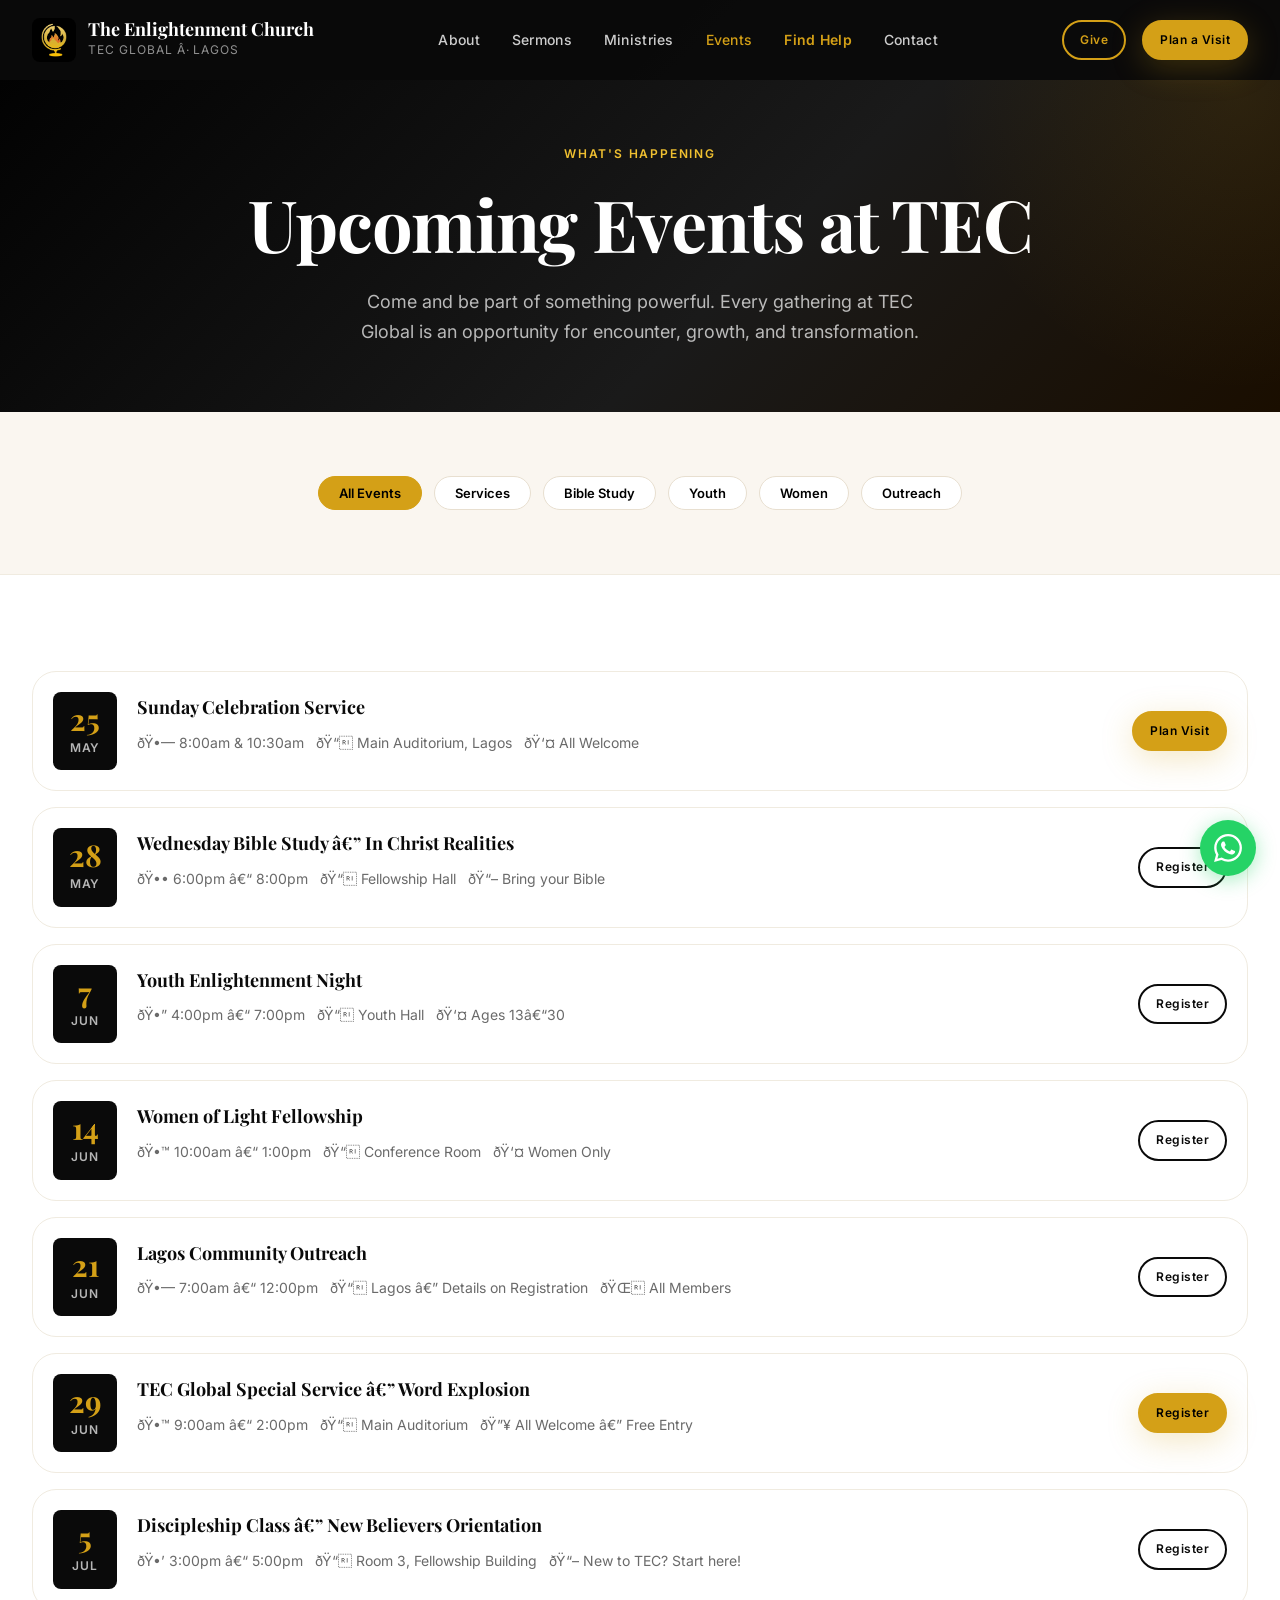
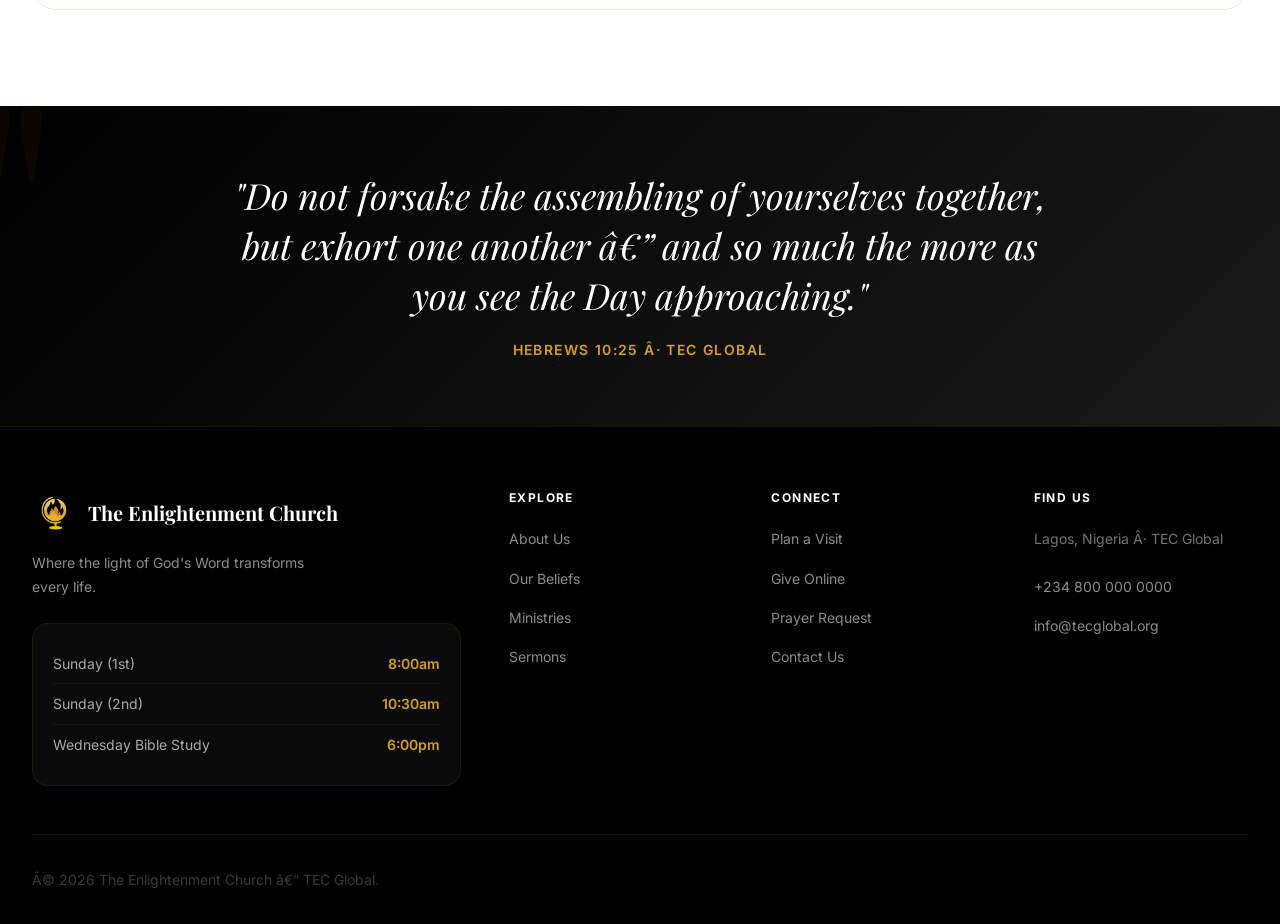
<file: events.html>
﻿<!DOCTYPE html>
<html lang="en">
<head>
  <meta charset="UTF-8" />
  <meta name="viewport" content="width=device-width, initial-scale=1.0" />
  <meta name="description" content="Upcoming events at The Enlightenment Church (TEC Global) â€” Lagos, Nigeria." />
  <title>Events â€” The Enlightenment Church | TEC Global</title>
    <link rel="icon" href="images/logo.jpg" type="image/jpeg" />
  <link rel="apple-touch-icon" href="images/logo.jpg" />
  <link rel="preconnect" href="https://fonts.googleapis.com" />
    <link rel="icon" href="images/logo.jpg" type="image/jpeg" />
  <link rel="apple-touch-icon" href="images/logo.jpg" />
  <link rel="preconnect" href="https://fonts.gstatic.com" crossorigin />
  <link href="https://fonts.googleapis.com/css2?family=Playfair+Display:ital,wght@0,700;0,800;1,700&family=Inter:wght@400;500;600&display=swap" rel="stylesheet" />
  <link rel="stylesheet" href="css/style.css" />
  <style>
    .filter-btn {
      padding: 8px 20px; border-radius: 40px; font-size: 13px; font-weight: 600;
      border: 1.5px solid var(--color-border); background: white; cursor: pointer;
      transition: all 0.2s;
    }
    .filter-btn:hover, .filter-btn.filter-active {
      background: var(--color-accent); border-color: var(--color-accent); color: black;
    }
  </style>
</head>
<body>

  <nav class="nav" id="main-nav" data-transparent="true" style="background:rgba(10,10,10,0.95);">
    <div class="nav__inner">
      <a href="index.html" class="nav__logo">
        <img src="images/logo.jpg" alt="TEC Global Logo" class="nav__logo-img" />
        <div><div class="nav__logo-text">The Enlightenment Church</div><div class="nav__logo-sub">TEC Global Â· Lagos</div></div>
      </a>
      <ul class="nav__links">
        <li><a href="about.html" class="nav__link">About</a></li>
        <li><a href="sermons.html" class="nav__link">Sermons</a></li>
        <li><a href="ministries.html" class="nav__link">Ministries</a></li>
        <li><a href="events.html" class="nav__link nav__link--active">Events</a></li>
        <li><a href="find-help.html" class="nav__link nav__link--find-help">Find Help</a></li>
        <li><a href="contact.html" class="nav__link">Contact</a></li>
      </ul>
      <div class="nav__actions">
        <a href="give.html" class="btn btn--gold-outline btn--sm">Give</a>
        <a href="plan-visit.html" class="btn btn--primary btn--sm">Plan a Visit</a>
        <button class="nav__menu-btn" id="menu-btn"><span></span><span></span><span></span></button>
      </div>
    </div>
  </nav>
  <div class="mobile-nav" id="mobile-nav">
    <button class="mobile-nav__close" id="mobile-nav-close">âœ•</button>
    <ul class="mobile-nav__links">
      <li><a href="index.html" class="mobile-nav__link">Home</a></li>
      <li><a href="about.html" class="mobile-nav__link">About</a></li>
      <li><a href="sermons.html" class="mobile-nav__link">Sermons</a></li>
      <li><a href="ministries.html" class="mobile-nav__link">Ministries</a></li>
      <li><a href="events.html" class="mobile-nav__link">Events</a></li>
      <li><a href="find-help.html" class="mobile-nav__link mobile-nav__link--find-help">Find Help</a></li>
      <li><a href="plan-visit.html" class="mobile-nav__link">Plan a Visit</a></li>
      <li><a href="give.html" class="mobile-nav__link">Give</a></li>
      <li><a href="contact.html" class="mobile-nav__link">Contact</a></li>
    </ul>
  </div>

  <main>

    <div class="page-hero">
      <span class="page-hero__label">What's Happening</span>
      <h1 class="page-hero__title">Upcoming Events at TEC</h1>
      <p class="page-hero__subtitle">Come and be part of something powerful. Every gathering at TEC Global is an opportunity for encounter, growth, and transformation.</p>
    </div>

    <!-- Filters -->
    <section class="section--sm" style="background:var(--color-warm); border-bottom:1px solid var(--color-border-light);">
      <div class="container">
        <div style="display:flex; gap:12px; flex-wrap:wrap; justify-content:center;">
          <button class="filter-btn filter-active" data-filter="all">All Events</button>
          <button class="filter-btn" data-filter="service">Services</button>
          <button class="filter-btn" data-filter="study">Bible Study</button>
          <button class="filter-btn" data-filter="youth">Youth</button>
          <button class="filter-btn" data-filter="women">Women</button>
          <button class="filter-btn" data-filter="outreach">Outreach</button>
        </div>
      </div>
    </section>

    <!-- Events List -->
    <section class="section">
      <div class="container">
        <div style="display:flex; flex-direction:column; gap:16px;" class="reveal">

          <div class="event-card" data-category="service">
            <div class="event-card__date">
              <div class="event-card__day">25</div>
              <div class="event-card__month">May</div>
            </div>
            <div class="event-card__body">
              <div class="event-card__title">Sunday Celebration Service</div>
              <div class="event-card__meta">
                <span>ðŸ•— 8:00am &amp; 10:30am</span>
                <span>ðŸ“ Main Auditorium, Lagos</span>
                <span>ðŸ‘¤ All Welcome</span>
              </div>
            </div>
            <a href="plan-visit.html" class="btn btn--primary btn--sm" style="flex-shrink:0;align-self:center;">Plan Visit</a>
          </div>

          <div class="event-card" data-category="study">
            <div class="event-card__date">
              <div class="event-card__day">28</div>
              <div class="event-card__month">May</div>
            </div>
            <div class="event-card__body">
              <div class="event-card__title">Wednesday Bible Study â€” In Christ Realities</div>
              <div class="event-card__meta">
                <span>ðŸ•• 6:00pm â€“ 8:00pm</span>
                <span>ðŸ“ Fellowship Hall</span>
                <span>ðŸ“– Bring your Bible</span>
              </div>
            </div>
            <a href="contact.html" class="btn btn--secondary btn--sm" style="flex-shrink:0;align-self:center;">Register</a>
          </div>

          <div class="event-card" data-category="youth">
            <div class="event-card__date">
              <div class="event-card__day">7</div>
              <div class="event-card__month">Jun</div>
            </div>
            <div class="event-card__body">
              <div class="event-card__title">Youth Enlightenment Night</div>
              <div class="event-card__meta">
                <span>ðŸ•” 4:00pm â€“ 7:00pm</span>
                <span>ðŸ“ Youth Hall</span>
                <span>ðŸ‘¤ Ages 13â€“30</span>
              </div>
            </div>
            <a href="contact.html" class="btn btn--secondary btn--sm" style="flex-shrink:0;align-self:center;">Register</a>
          </div>

          <div class="event-card" data-category="women">
            <div class="event-card__date">
              <div class="event-card__day">14</div>
              <div class="event-card__month">Jun</div>
            </div>
            <div class="event-card__body">
              <div class="event-card__title">Women of Light Fellowship</div>
              <div class="event-card__meta">
                <span>ðŸ•™ 10:00am â€“ 1:00pm</span>
                <span>ðŸ“ Conference Room</span>
                <span>ðŸ‘¤ Women Only</span>
              </div>
            </div>
            <a href="contact.html" class="btn btn--secondary btn--sm" style="flex-shrink:0;align-self:center;">Register</a>
          </div>

          <div class="event-card" data-category="outreach">
            <div class="event-card__date">
              <div class="event-card__day">21</div>
              <div class="event-card__month">Jun</div>
            </div>
            <div class="event-card__body">
              <div class="event-card__title">Lagos Community Outreach</div>
              <div class="event-card__meta">
                <span>ðŸ•— 7:00am â€“ 12:00pm</span>
                <span>ðŸ“ Lagos â€” Details on Registration</span>
                <span>ðŸŒ All Members</span>
              </div>
            </div>
            <a href="contact.html" class="btn btn--secondary btn--sm" style="flex-shrink:0;align-self:center;">Register</a>
          </div>

          <div class="event-card" data-category="service">
            <div class="event-card__date">
              <div class="event-card__day">29</div>
              <div class="event-card__month">Jun</div>
            </div>
            <div class="event-card__body">
              <div class="event-card__title">TEC Global Special Service â€” Word Explosion</div>
              <div class="event-card__meta">
                <span>ðŸ•™ 9:00am â€“ 2:00pm</span>
                <span>ðŸ“ Main Auditorium</span>
                <span>ðŸ”¥ All Welcome â€” Free Entry</span>
              </div>
            </div>
            <a href="contact.html" class="btn btn--primary btn--sm" style="flex-shrink:0;align-self:center;">Register</a>
          </div>

          <div class="event-card" data-category="study">
            <div class="event-card__date">
              <div class="event-card__day">5</div>
              <div class="event-card__month">Jul</div>
            </div>
            <div class="event-card__body">
              <div class="event-card__title">Discipleship Class â€” New Believers Orientation</div>
              <div class="event-card__meta">
                <span>ðŸ•’ 3:00pm â€“ 5:00pm</span>
                <span>ðŸ“ Room 3, Fellowship Building</span>
                <span>ðŸ“– New to TEC? Start here!</span>
              </div>
            </div>
            <a href="contact.html" class="btn btn--secondary btn--sm" style="flex-shrink:0;align-self:center;">Register</a>
          </div>

        </div>
      </div>
    </section>

    <!-- Scripture Banner -->
    <div class="scripture-banner">
      <p class="scripture-banner__text">"Do not forsake the assembling of yourselves together, but exhort one another â€” and so much the more as you see the Day approaching."</p>
      <p class="scripture-banner__ref">Hebrews 10:25 Â· TEC Global</p>
    </div>

  </main>

  <footer class="footer">
    <div class="container">
      <div class="footer__grid">
        <div class="footer__brand">
          <a href="index.html" class="footer__logo"><img src="images/logo.jpg" alt="TEC Global" class="footer__logo-img" /><span class="footer__logo-name">The Enlightenment Church</span></a>
          <p class="footer__tagline">Where the light of God's Word transforms every life.</p>
          <div class="footer__service-times">
            <div class="footer__service-time"><span>Sunday (1st)</span><span>8:00am</span></div>
            <div class="footer__service-time"><span>Sunday (2nd)</span><span>10:30am</span></div>
            <div class="footer__service-time"><span>Wednesday Bible Study</span><span>6:00pm</span></div>
          </div>
        </div>
        <div><h4 class="footer__col-title">Explore</h4><ul class="footer__links"><li><a href="about.html" class="footer__link">About Us</a></li><li><a href="beliefs.html" class="footer__link">Our Beliefs</a></li><li><a href="ministries.html" class="footer__link">Ministries</a></li><li><a href="sermons.html" class="footer__link">Sermons</a></li></ul></div>
        <div><h4 class="footer__col-title">Connect</h4><ul class="footer__links"><li><a href="plan-visit.html" class="footer__link">Plan a Visit</a></li><li><a href="give.html" class="footer__link">Give Online</a></li><li><a href="contact.html#prayer" class="footer__link">Prayer Request</a></li><li><a href="contact.html" class="footer__link">Contact Us</a></li></ul></div>
        <div><h4 class="footer__col-title">Find Us</h4><ul class="footer__links"><li><span class="footer__link" style="cursor:default;color:rgba(255,255,255,0.45);">Lagos, Nigeria Â· TEC Global</span></li><li style="margin-top:8px;"><a href="tel:+2348000000000" class="footer__link">+234 800 000 0000</a></li><li><a href="mailto:info@tecglobal.org" class="footer__link">info@tecglobal.org</a></li></ul></div>
      </div>
      <div class="footer__bottom"><p>Â© 2026 The Enlightenment Church â€” TEC Global.</p></div>
    </div>
  </footer>

  <a href="https://wa.me/2348000000000" class="whatsapp-float" target="_blank" rel="noopener" aria-label="WhatsApp">
    <svg viewBox="0 0 24 24"><path d="M17.472 14.382c-.297-.149-1.758-.867-2.03-.967-.273-.099-.471-.148-.67.15-.197.297-.767.966-.94 1.164-.173.199-.347.223-.644.075-.297-.15-1.255-.463-2.39-1.475-.883-.788-1.48-1.761-1.653-2.059-.173-.297-.018-.458.13-.606.134-.133.298-.347.446-.52.149-.174.198-.298.298-.497.099-.198.05-.371-.025-.52-.075-.149-.669-1.612-.916-2.207-.242-.579-.487-.5-.669-.51-.173-.008-.371-.01-.57-.01-.198 0-.52.074-.792.372-.272.297-1.04 1.016-1.04 2.479 0 1.462 1.065 2.875 1.213 3.074.149.198 2.096 3.2 5.077 4.487.709.306 1.262.489 1.694.625.712.227 1.36.195 1.871.118.571-.085 1.758-.719 2.006-1.413.248-.694.248-1.289.173-1.413-.074-.124-.272-.198-.57-.347m-5.421 7.403h-.004a9.87 9.87 0 01-5.031-1.378l-.361-.214-3.741.982.998-3.648-.235-.374a9.86 9.86 0 01-1.51-5.26c.001-5.45 4.436-9.884 9.888-9.884 2.64 0 5.122 1.03 6.988 2.898a9.825 9.825 0 012.893 6.994c-.003 5.45-4.437 9.884-9.885 9.884m8.413-18.297A11.815 11.815 0 0012.05 0C5.495 0 .16 5.335.157 11.892c0 2.096.547 4.142 1.588 5.945L.057 24l6.305-1.654a11.882 11.882 0 005.683 1.448h.005c6.554 0 11.89-5.335 11.893-11.893a11.821 11.821 0 00-3.48-8.413z" fill="white"/></svg>
  </a>
  <script src="js/main.js"></script>
</body>
</html>
</file>
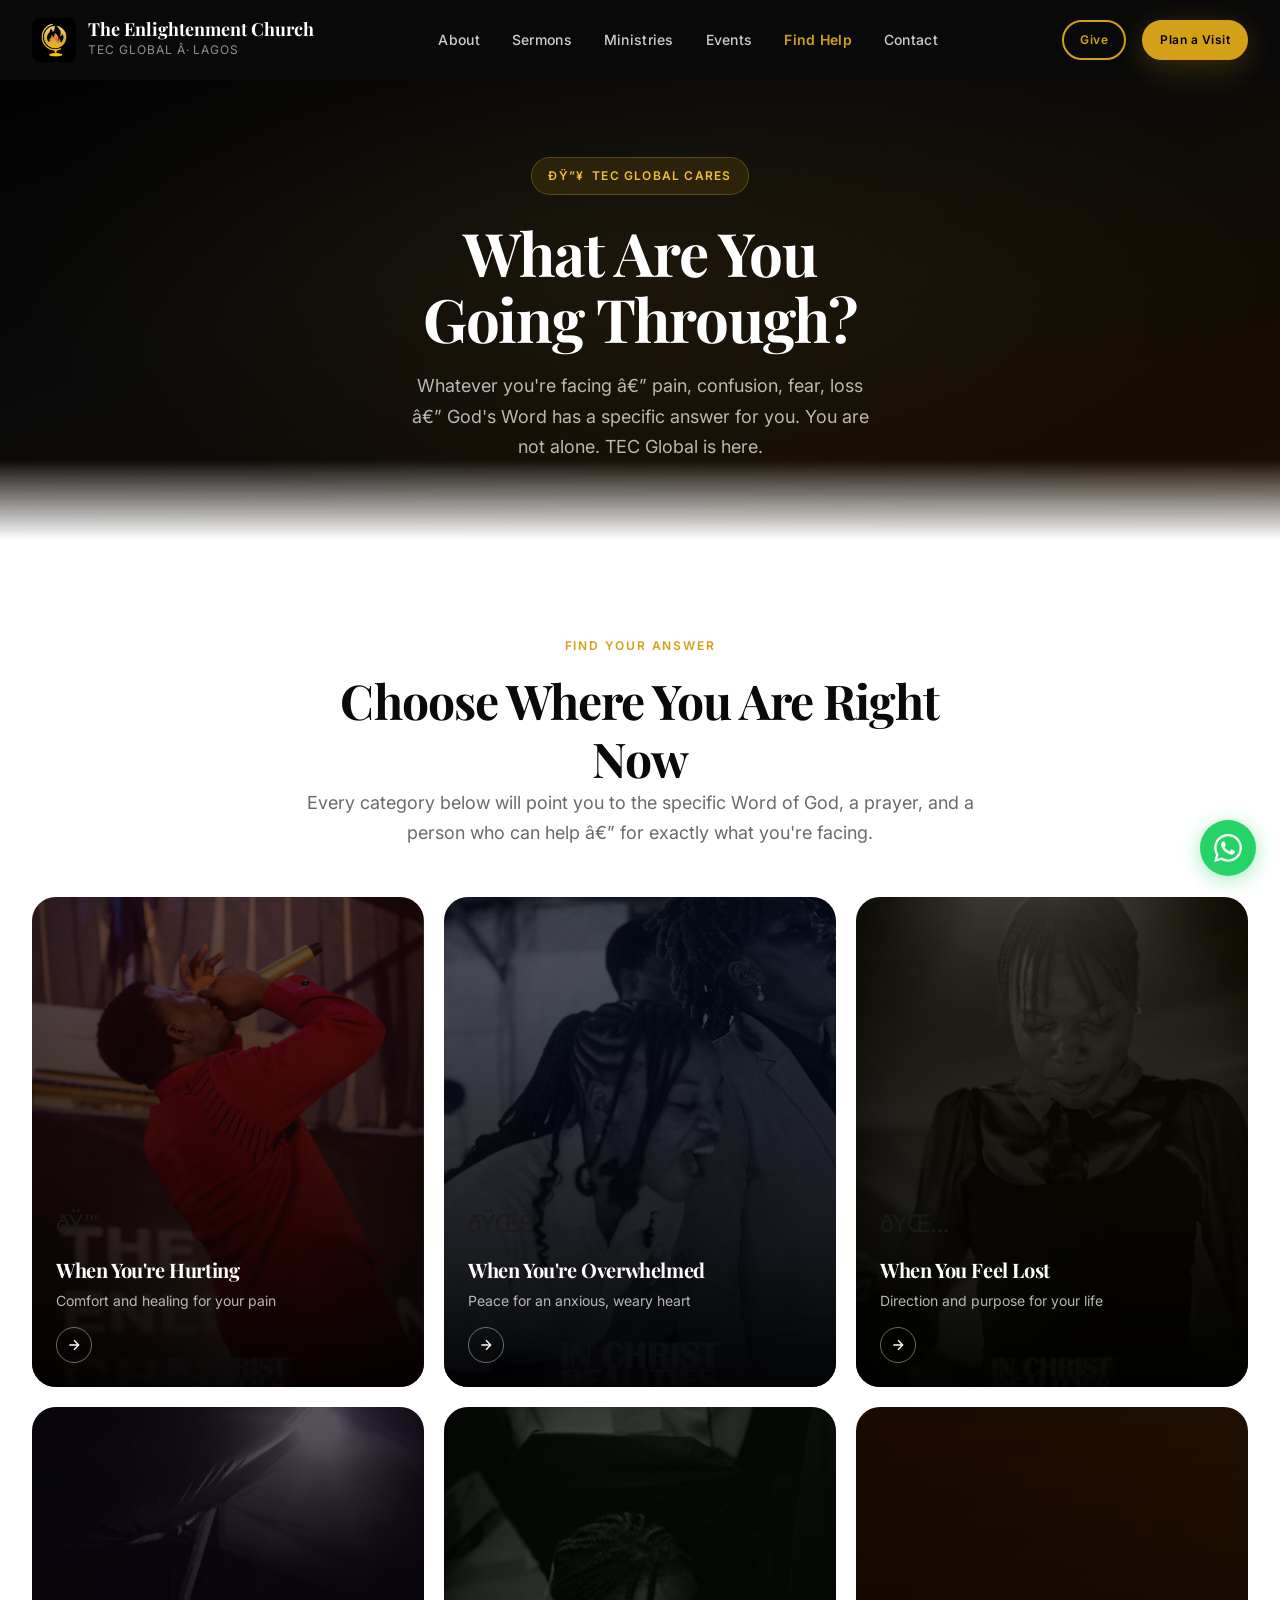
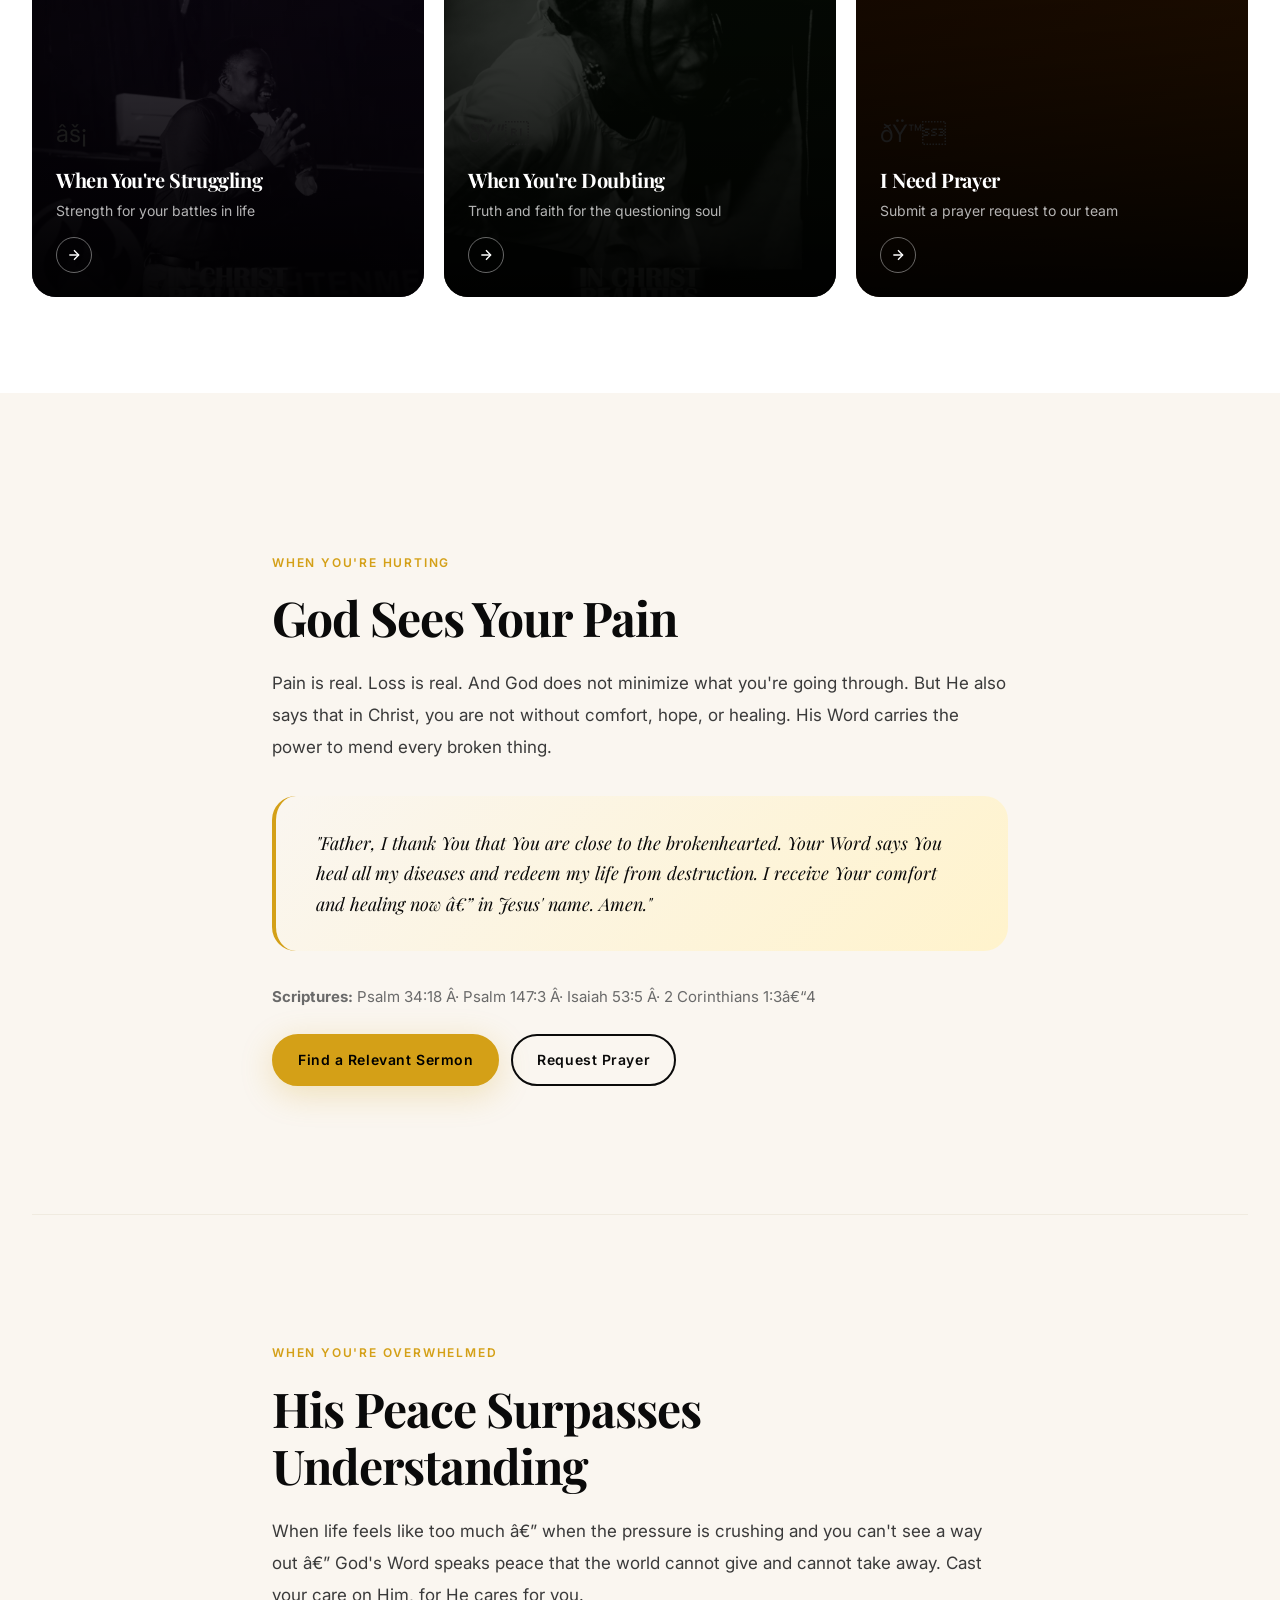
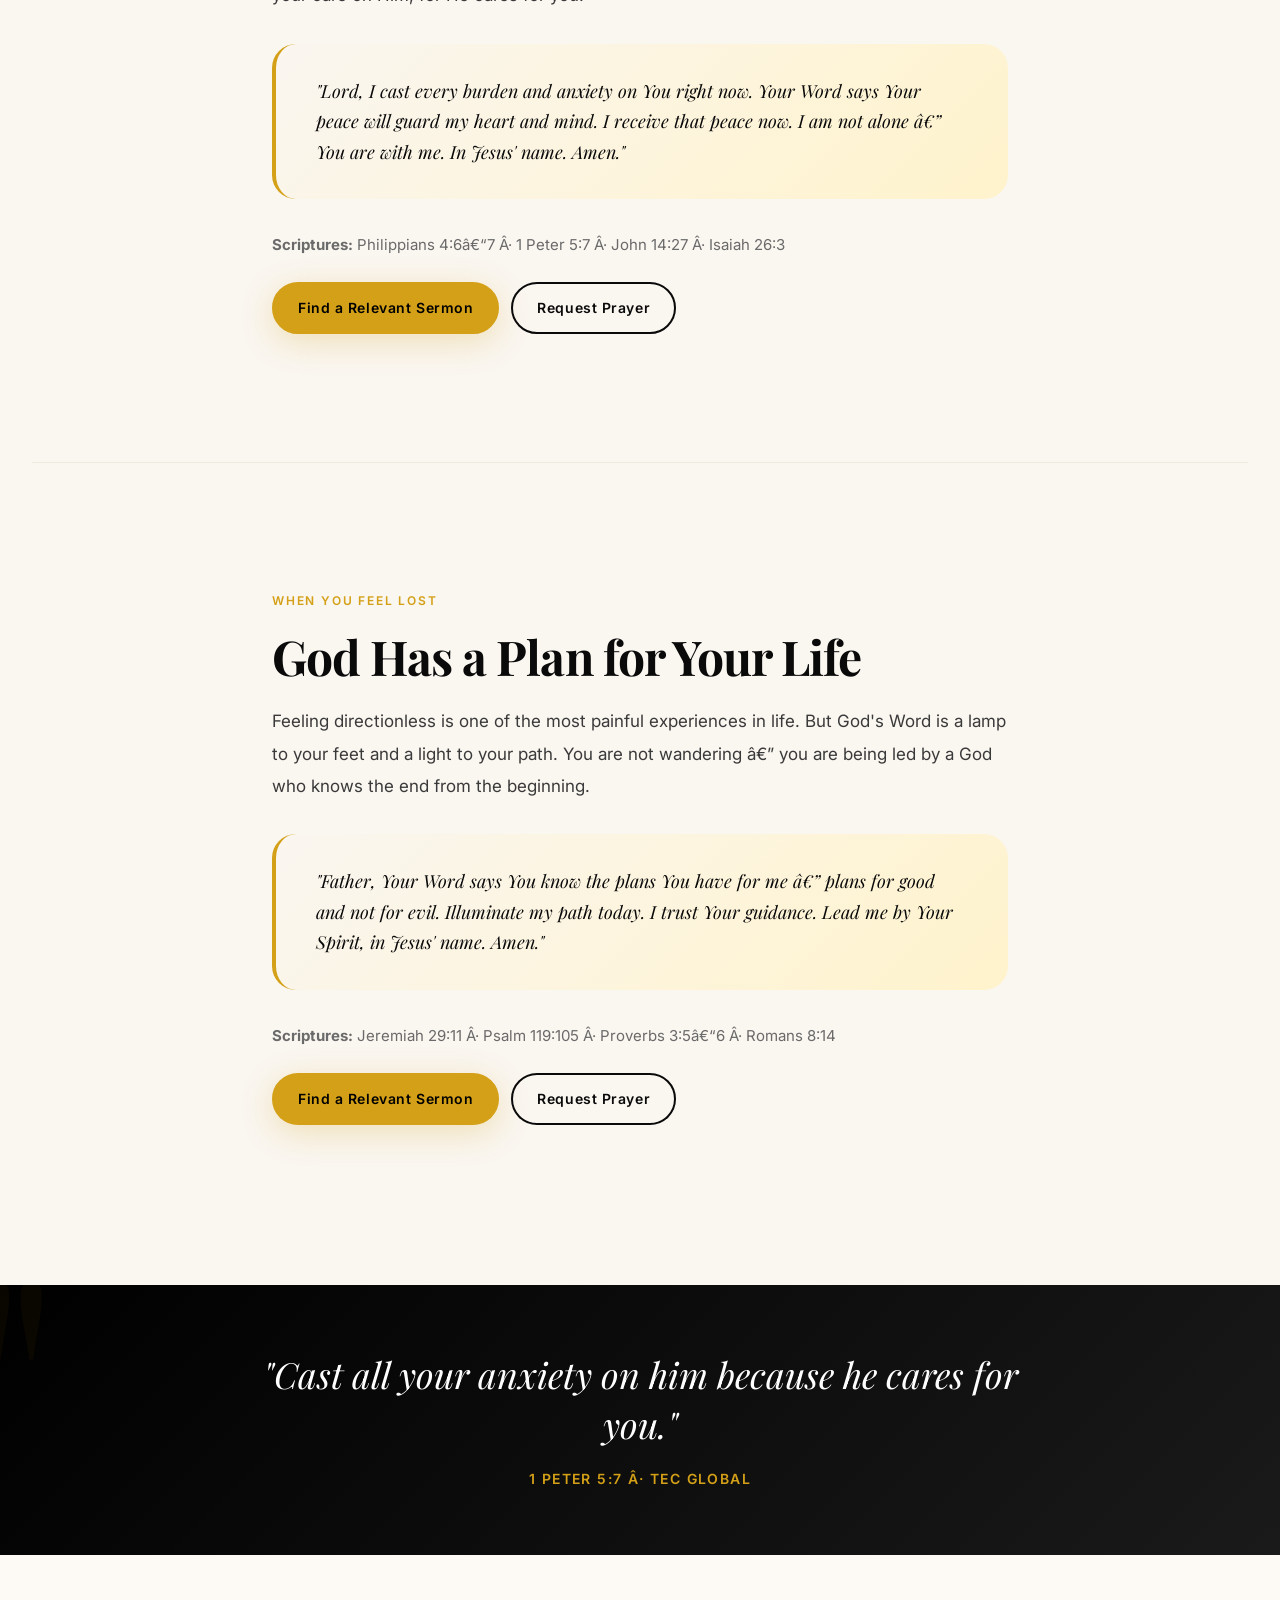
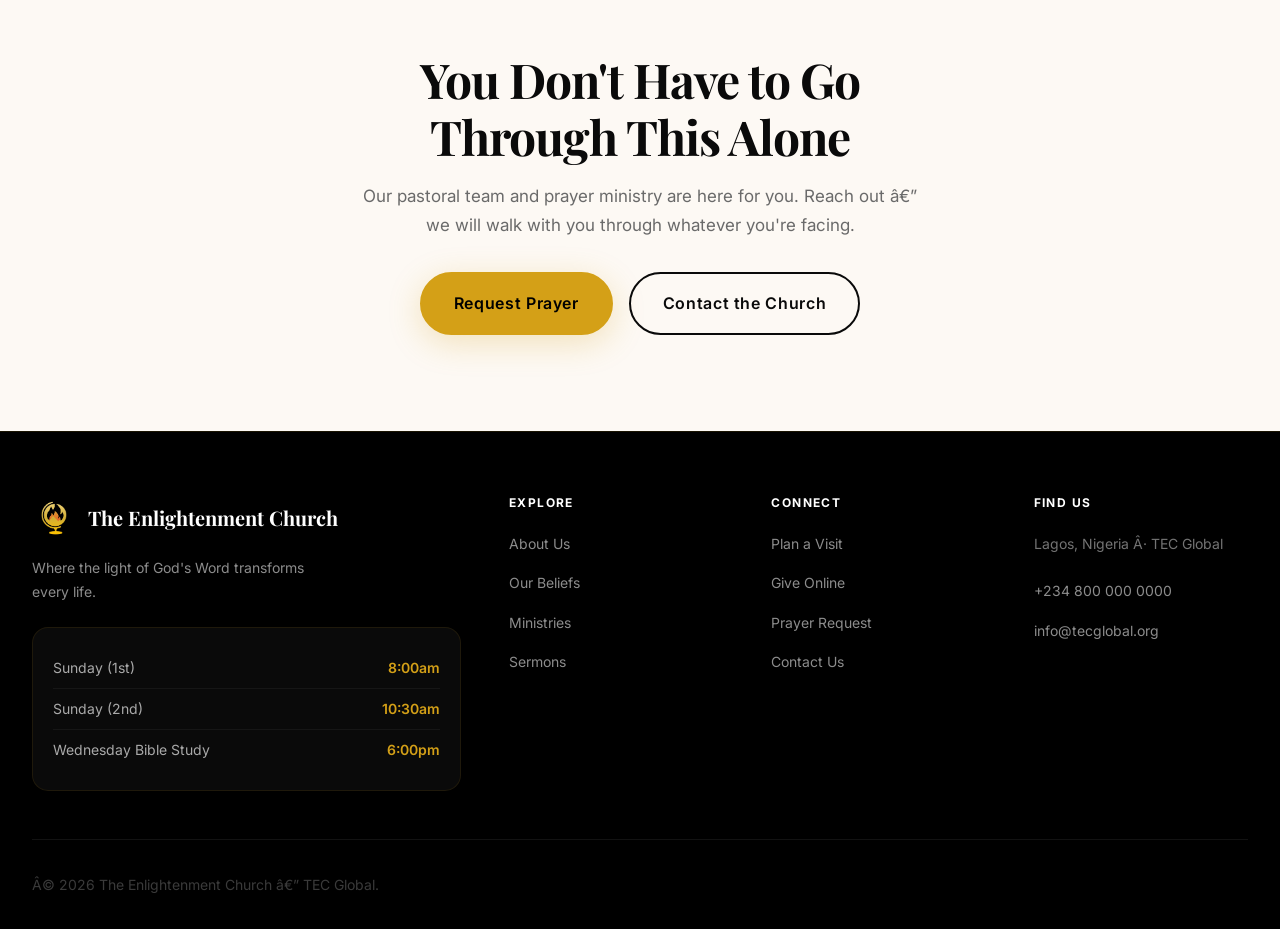
<file: find-help.html>
﻿<!DOCTYPE html>
<html lang="en">
<head>
  <meta charset="UTF-8" />
  <meta name="viewport" content="width=device-width, initial-scale=1.0" />
  <meta name="description" content="Find help and support at The Enlightenment Church (TEC Global) â€” Lagos, Nigeria. Whatever you're facing, God's Word has the answer." />
  <title>Find Help â€” The Enlightenment Church | TEC Global</title>
    <link rel="icon" href="images/logo.jpg" type="image/jpeg" />
  <link rel="apple-touch-icon" href="images/logo.jpg" />
  <link rel="preconnect" href="https://fonts.googleapis.com" />
    <link rel="icon" href="images/logo.jpg" type="image/jpeg" />
  <link rel="apple-touch-icon" href="images/logo.jpg" />
  <link rel="preconnect" href="https://fonts.gstatic.com" crossorigin />
  <link href="https://fonts.googleapis.com/css2?family=Playfair+Display:ital,wght@0,700;0,800;1,700&family=Inter:wght@400;500;600&display=swap" rel="stylesheet" />
  <link rel="stylesheet" href="css/style.css" />
</head>
<body>

  <nav class="nav" id="main-nav" data-transparent="true" style="background:rgba(10,10,10,0.95);">
    <div class="nav__inner">
      <a href="index.html" class="nav__logo">
        <img src="images/logo.jpg" alt="TEC Global Logo" class="nav__logo-img" />
        <div><div class="nav__logo-text">The Enlightenment Church</div><div class="nav__logo-sub">TEC Global Â· Lagos</div></div>
      </a>
      <ul class="nav__links">
        <li><a href="about.html" class="nav__link">About</a></li>
        <li><a href="sermons.html" class="nav__link">Sermons</a></li>
        <li><a href="ministries.html" class="nav__link">Ministries</a></li>
        <li><a href="events.html" class="nav__link">Events</a></li>
        <li><a href="find-help.html" class="nav__link nav__link--find-help">Find Help</a></li>
        <li><a href="contact.html" class="nav__link">Contact</a></li>
      </ul>
      <div class="nav__actions">
        <a href="give.html" class="btn btn--gold-outline btn--sm">Give</a>
        <a href="plan-visit.html" class="btn btn--primary btn--sm">Plan a Visit</a>
        <button class="nav__menu-btn" id="menu-btn"><span></span><span></span><span></span></button>
      </div>
    </div>
  </nav>
  <div class="mobile-nav" id="mobile-nav">
    <button class="mobile-nav__close" id="mobile-nav-close">âœ•</button>
    <ul class="mobile-nav__links">
      <li><a href="index.html" class="mobile-nav__link">Home</a></li>
      <li><a href="about.html" class="mobile-nav__link">About</a></li>
      <li><a href="sermons.html" class="mobile-nav__link">Sermons</a></li>
      <li><a href="ministries.html" class="mobile-nav__link">Ministries</a></li>
      <li><a href="events.html" class="mobile-nav__link">Events</a></li>
      <li><a href="find-help.html" class="mobile-nav__link mobile-nav__link--find-help">Find Help</a></li>
      <li><a href="plan-visit.html" class="mobile-nav__link">Plan a Visit</a></li>
      <li><a href="give.html" class="mobile-nav__link">Give</a></li>
      <li><a href="contact.html" class="mobile-nav__link">Contact</a></li>
    </ul>
  </div>

  <main>

    <!-- Find Help Hero -->
    <div class="find-help-hero">
      <div class="find-help-hero__content">
        <div class="find-help-hero__eyebrow">
          <span>ðŸ”¥</span>
          <span>TEC Global Cares</span>
        </div>
        <h1 class="find-help-hero__title">What Are You<br>Going Through?</h1>
        <p class="find-help-hero__sub">Whatever you're facing â€” pain, confusion, fear, loss â€” God's Word has a specific answer for you. You are not alone. TEC Global is here.</p>
      </div>
    </div>

    <!-- Help Categories Grid -->
    <section class="section">
      <div class="container">
        <div class="section-header section-header--center reveal">
          <span class="section-header__label">Find Your Answer</span>
          <h2>Choose Where You Are Right Now</h2>
          <p class="section-header__desc">Every category below will point you to the specific Word of God, a prayer, and a person who can help â€” for exactly what you're facing.</p>
        </div>

        <div class="help-grid reveal">

          <a href="#hurting" class="help-card" id="hurting" style="text-decoration:none;">
            <div class="help-card__bg" style="background:linear-gradient(135deg,#1a0505,#2d1010);">
              <img src="images/church-1.webp" alt="Hurting" style="width:100%;height:100%;object-fit:cover;opacity:0.3;" />
            </div>
            <div class="help-card__overlay"></div>
            <div class="help-card__content">
              <span class="help-card__icon">ðŸ’”</span>
              <h3 class="help-card__title">When You're Hurting</h3>
              <p class="help-card__sub">Comfort and healing for your pain</p>
              <div class="help-card__arrow"><svg viewBox="0 0 24 24" stroke-width="2"><line x1="5" y1="12" x2="19" y2="12"/><polyline points="12 5 19 12 12 19"/></svg></div>
            </div>
          </a>

          <a href="#overwhelmed" class="help-card" id="overwhelmed" style="text-decoration:none;">
            <div class="help-card__bg" style="background:linear-gradient(135deg,#050a1a,#0a1428);">
              <img src="images/church-2.webp" alt="Overwhelmed" style="width:100%;height:100%;object-fit:cover;opacity:0.3;" />
            </div>
            <div class="help-card__overlay"></div>
            <div class="help-card__content">
              <span class="help-card__icon">ðŸŒŠ</span>
              <h3 class="help-card__title">When You're Overwhelmed</h3>
              <p class="help-card__sub">Peace for an anxious, weary heart</p>
              <div class="help-card__arrow"><svg viewBox="0 0 24 24" stroke-width="2"><line x1="5" y1="12" x2="19" y2="12"/><polyline points="12 5 19 12 12 19"/></svg></div>
            </div>
          </a>

          <a href="#lost" class="help-card" id="lost" style="text-decoration:none;">
            <div class="help-card__bg" style="background:linear-gradient(135deg,#0a0800,#1a1400);">
              <img src="images/church-3.webp" alt="Lost" style="width:100%;height:100%;object-fit:cover;opacity:0.3;" />
            </div>
            <div class="help-card__overlay"></div>
            <div class="help-card__content">
              <span class="help-card__icon">ðŸŒ…</span>
              <h3 class="help-card__title">When You Feel Lost</h3>
              <p class="help-card__sub">Direction and purpose for your life</p>
              <div class="help-card__arrow"><svg viewBox="0 0 24 24" stroke-width="2"><line x1="5" y1="12" x2="19" y2="12"/><polyline points="12 5 19 12 12 19"/></svg></div>
            </div>
          </a>

          <a href="#struggling" class="help-card" style="text-decoration:none;">
            <div class="help-card__bg" style="background:linear-gradient(135deg,#0a0510,#150a20);">
              <img src="images/church-4.webp" alt="Struggling" style="width:100%;height:100%;object-fit:cover;opacity:0.3;" />
            </div>
            <div class="help-card__overlay"></div>
            <div class="help-card__content">
              <span class="help-card__icon">âš¡</span>
              <h3 class="help-card__title">When You're Struggling</h3>
              <p class="help-card__sub">Strength for your battles in life</p>
              <div class="help-card__arrow"><svg viewBox="0 0 24 24" stroke-width="2"><line x1="5" y1="12" x2="19" y2="12"/><polyline points="12 5 19 12 12 19"/></svg></div>
            </div>
          </a>

          <a href="#doubting" class="help-card" style="text-decoration:none;">
            <div class="help-card__bg" style="background:linear-gradient(135deg,#050a05,#0a1408);">
              <img src="images/church-5.webp" alt="Doubting" style="width:100%;height:100%;object-fit:cover;opacity:0.3;" />
            </div>
            <div class="help-card__overlay"></div>
            <div class="help-card__content">
              <span class="help-card__icon">ðŸ”</span>
              <h3 class="help-card__title">When You're Doubting</h3>
              <p class="help-card__sub">Truth and faith for the questioning soul</p>
              <div class="help-card__arrow"><svg viewBox="0 0 24 24" stroke-width="2"><line x1="5" y1="12" x2="19" y2="12"/><polyline points="12 5 19 12 12 19"/></svg></div>
            </div>
          </a>

          <a href="contact.html#prayer" class="help-card" style="text-decoration:none;">
            <div class="help-card__bg" style="background:linear-gradient(135deg,#1a0a00,#2a1400);">
            </div>
            <div class="help-card__overlay"></div>
            <div class="help-card__content">
              <span class="help-card__icon">ðŸ™</span>
              <h3 class="help-card__title">I Need Prayer</h3>
              <p class="help-card__sub">Submit a prayer request to our team</p>
              <div class="help-card__arrow"><svg viewBox="0 0 24 24" stroke-width="2"><line x1="5" y1="12" x2="19" y2="12"/><polyline points="12 5 19 12 12 19"/></svg></div>
            </div>
          </a>

        </div>
      </div>
    </section>

    <!-- Help Detail Sections -->
    <section class="section section--warm">
      <div class="container">

        <!-- Hurting -->
        <div class="help-detail reveal" id="hurting-detail">
          <span class="section-header__label">When You're Hurting</span>
          <h2 class="help-detail__heading">God Sees Your Pain</h2>
          <p style="font-size:17px; line-height:1.9; color:var(--color-text-soft); margin-bottom:24px;">
            Pain is real. Loss is real. And God does not minimize what you're going through.
            But He also says that in Christ, you are not without comfort, hope, or healing.
            His Word carries the power to mend every broken thing.
          </p>
          <div class="help-detail__prayer">
            <p>"Father, I thank You that You are close to the brokenhearted. Your Word says You heal all my diseases and redeem my life from destruction. I receive Your comfort and healing now â€” in Jesus' name. Amen."</p>
          </div>
          <p style="font-size:15px; color:var(--color-muted); margin-bottom:24px;"><strong>Scriptures:</strong> Psalm 34:18 Â· Psalm 147:3 Â· Isaiah 53:5 Â· 2 Corinthians 1:3â€“4</p>
          <div style="display:flex; gap:12px; flex-wrap:wrap;">
            <a href="sermons.html" class="btn btn--primary">Find a Relevant Sermon</a>
            <a href="contact.html#prayer" class="btn btn--secondary">Request Prayer</a>
          </div>
        </div>

        <hr style="border:none; border-top:1px solid var(--color-border-light); margin:64px 0;" />

        <!-- Overwhelmed -->
        <div class="help-detail reveal">
          <span class="section-header__label">When You're Overwhelmed</span>
          <h2 class="help-detail__heading">His Peace Surpasses Understanding</h2>
          <p style="font-size:17px; line-height:1.9; color:var(--color-text-soft); margin-bottom:24px;">
            When life feels like too much â€” when the pressure is crushing and you can't
            see a way out â€” God's Word speaks peace that the world cannot give and cannot
            take away. Cast your care on Him, for He cares for you.
          </p>
          <div class="help-detail__prayer">
            <p>"Lord, I cast every burden and anxiety on You right now. Your Word says Your peace will guard my heart and mind. I receive that peace now. I am not alone â€” You are with me. In Jesus' name. Amen."</p>
          </div>
          <p style="font-size:15px; color:var(--color-muted); margin-bottom:24px;"><strong>Scriptures:</strong> Philippians 4:6â€“7 Â· 1 Peter 5:7 Â· John 14:27 Â· Isaiah 26:3</p>
          <div style="display:flex; gap:12px; flex-wrap:wrap;">
            <a href="sermons.html" class="btn btn--primary">Find a Relevant Sermon</a>
            <a href="contact.html#prayer" class="btn btn--secondary">Request Prayer</a>
          </div>
        </div>

        <hr style="border:none; border-top:1px solid var(--color-border-light); margin:64px 0;" />

        <!-- Lost -->
        <div class="help-detail reveal">
          <span class="section-header__label">When You Feel Lost</span>
          <h2 class="help-detail__heading">God Has a Plan for Your Life</h2>
          <p style="font-size:17px; line-height:1.9; color:var(--color-text-soft); margin-bottom:24px;">
            Feeling directionless is one of the most painful experiences in life. But God's
            Word is a lamp to your feet and a light to your path. You are not wandering â€”
            you are being led by a God who knows the end from the beginning.
          </p>
          <div class="help-detail__prayer">
            <p>"Father, Your Word says You know the plans You have for me â€” plans for good and not for evil. Illuminate my path today. I trust Your guidance. Lead me by Your Spirit, in Jesus' name. Amen."</p>
          </div>
          <p style="font-size:15px; color:var(--color-muted); margin-bottom:24px;"><strong>Scriptures:</strong> Jeremiah 29:11 Â· Psalm 119:105 Â· Proverbs 3:5â€“6 Â· Romans 8:14</p>
          <div style="display:flex; gap:12px; flex-wrap:wrap;">
            <a href="sermons.html" class="btn btn--primary">Find a Relevant Sermon</a>
            <a href="contact.html#prayer" class="btn btn--secondary">Request Prayer</a>
          </div>
        </div>

      </div>
    </section>

    <!-- Final CTA -->
    <div class="scripture-banner">
      <p class="scripture-banner__text">"Cast all your anxiety on him because he cares for you."</p>
      <p class="scripture-banner__ref">1 Peter 5:7 Â· TEC Global</p>
    </div>

    <section class="section section--cream" style="text-align:center;">
      <div class="container reveal">
        <div style="max-width:560px; margin:0 auto;">
          <h2 style="margin-bottom:16px;">You Don't Have to Go Through This Alone</h2>
          <p style="font-size:17px; color:var(--color-muted); line-height:1.7; margin-bottom:32px;">Our pastoral team and prayer ministry are here for you. Reach out â€” we will walk with you through whatever you're facing.</p>
          <div style="display:flex; gap:16px; justify-content:center; flex-wrap:wrap;">
            <a href="contact.html#prayer" class="btn btn--primary btn--lg">Request Prayer</a>
            <a href="contact.html" class="btn btn--secondary btn--lg">Contact the Church</a>
          </div>
        </div>
      </div>
    </section>

  </main>

  <footer class="footer">
    <div class="container">
      <div class="footer__grid">
        <div class="footer__brand">
          <a href="index.html" class="footer__logo"><img src="images/logo.jpg" alt="TEC Global" class="footer__logo-img" /><span class="footer__logo-name">The Enlightenment Church</span></a>
          <p class="footer__tagline">Where the light of God's Word transforms every life.</p>
          <div class="footer__service-times">
            <div class="footer__service-time"><span>Sunday (1st)</span><span>8:00am</span></div>
            <div class="footer__service-time"><span>Sunday (2nd)</span><span>10:30am</span></div>
            <div class="footer__service-time"><span>Wednesday Bible Study</span><span>6:00pm</span></div>
          </div>
        </div>
        <div><h4 class="footer__col-title">Explore</h4><ul class="footer__links"><li><a href="about.html" class="footer__link">About Us</a></li><li><a href="beliefs.html" class="footer__link">Our Beliefs</a></li><li><a href="ministries.html" class="footer__link">Ministries</a></li><li><a href="sermons.html" class="footer__link">Sermons</a></li></ul></div>
        <div><h4 class="footer__col-title">Connect</h4><ul class="footer__links"><li><a href="plan-visit.html" class="footer__link">Plan a Visit</a></li><li><a href="give.html" class="footer__link">Give Online</a></li><li><a href="contact.html#prayer" class="footer__link">Prayer Request</a></li><li><a href="contact.html" class="footer__link">Contact Us</a></li></ul></div>
        <div><h4 class="footer__col-title">Find Us</h4><ul class="footer__links"><li><span class="footer__link" style="cursor:default;color:rgba(255,255,255,0.45);">Lagos, Nigeria Â· TEC Global</span></li><li style="margin-top:8px;"><a href="tel:+2348000000000" class="footer__link">+234 800 000 0000</a></li><li><a href="mailto:info@tecglobal.org" class="footer__link">info@tecglobal.org</a></li></ul></div>
      </div>
      <div class="footer__bottom"><p>Â© 2026 The Enlightenment Church â€” TEC Global.</p></div>
    </div>
  </footer>

  <a href="https://wa.me/2348000000000" class="whatsapp-float" target="_blank" rel="noopener" aria-label="WhatsApp">
    <svg viewBox="0 0 24 24"><path d="M17.472 14.382c-.297-.149-1.758-.867-2.03-.967-.273-.099-.471-.148-.67.15-.197.297-.767.966-.94 1.164-.173.199-.347.223-.644.075-.297-.15-1.255-.463-2.39-1.475-.883-.788-1.48-1.761-1.653-2.059-.173-.297-.018-.458.13-.606.134-.133.298-.347.446-.52.149-.174.198-.298.298-.497.099-.198.05-.371-.025-.52-.075-.149-.669-1.612-.916-2.207-.242-.579-.487-.5-.669-.51-.173-.008-.371-.01-.57-.01-.198 0-.52.074-.792.372-.272.297-1.04 1.016-1.04 2.479 0 1.462 1.065 2.875 1.213 3.074.149.198 2.096 3.2 5.077 4.487.709.306 1.262.489 1.694.625.712.227 1.36.195 1.871.118.571-.085 1.758-.719 2.006-1.413.248-.694.248-1.289.173-1.413-.074-.124-.272-.198-.57-.347m-5.421 7.403h-.004a9.87 9.87 0 01-5.031-1.378l-.361-.214-3.741.982.998-3.648-.235-.374a9.86 9.86 0 01-1.51-5.26c.001-5.45 4.436-9.884 9.888-9.884 2.64 0 5.122 1.03 6.988 2.898a9.825 9.825 0 012.893 6.994c-.003 5.45-4.437 9.884-9.885 9.884m8.413-18.297A11.815 11.815 0 0012.05 0C5.495 0 .16 5.335.157 11.892c0 2.096.547 4.142 1.588 5.945L.057 24l6.305-1.654a11.882 11.882 0 005.683 1.448h.005c6.554 0 11.89-5.335 11.893-11.893a11.821 11.821 0 00-3.48-8.413z" fill="white"/></svg>
  </a>
  <script src="js/main.js"></script>
</body>
</html>
</file>
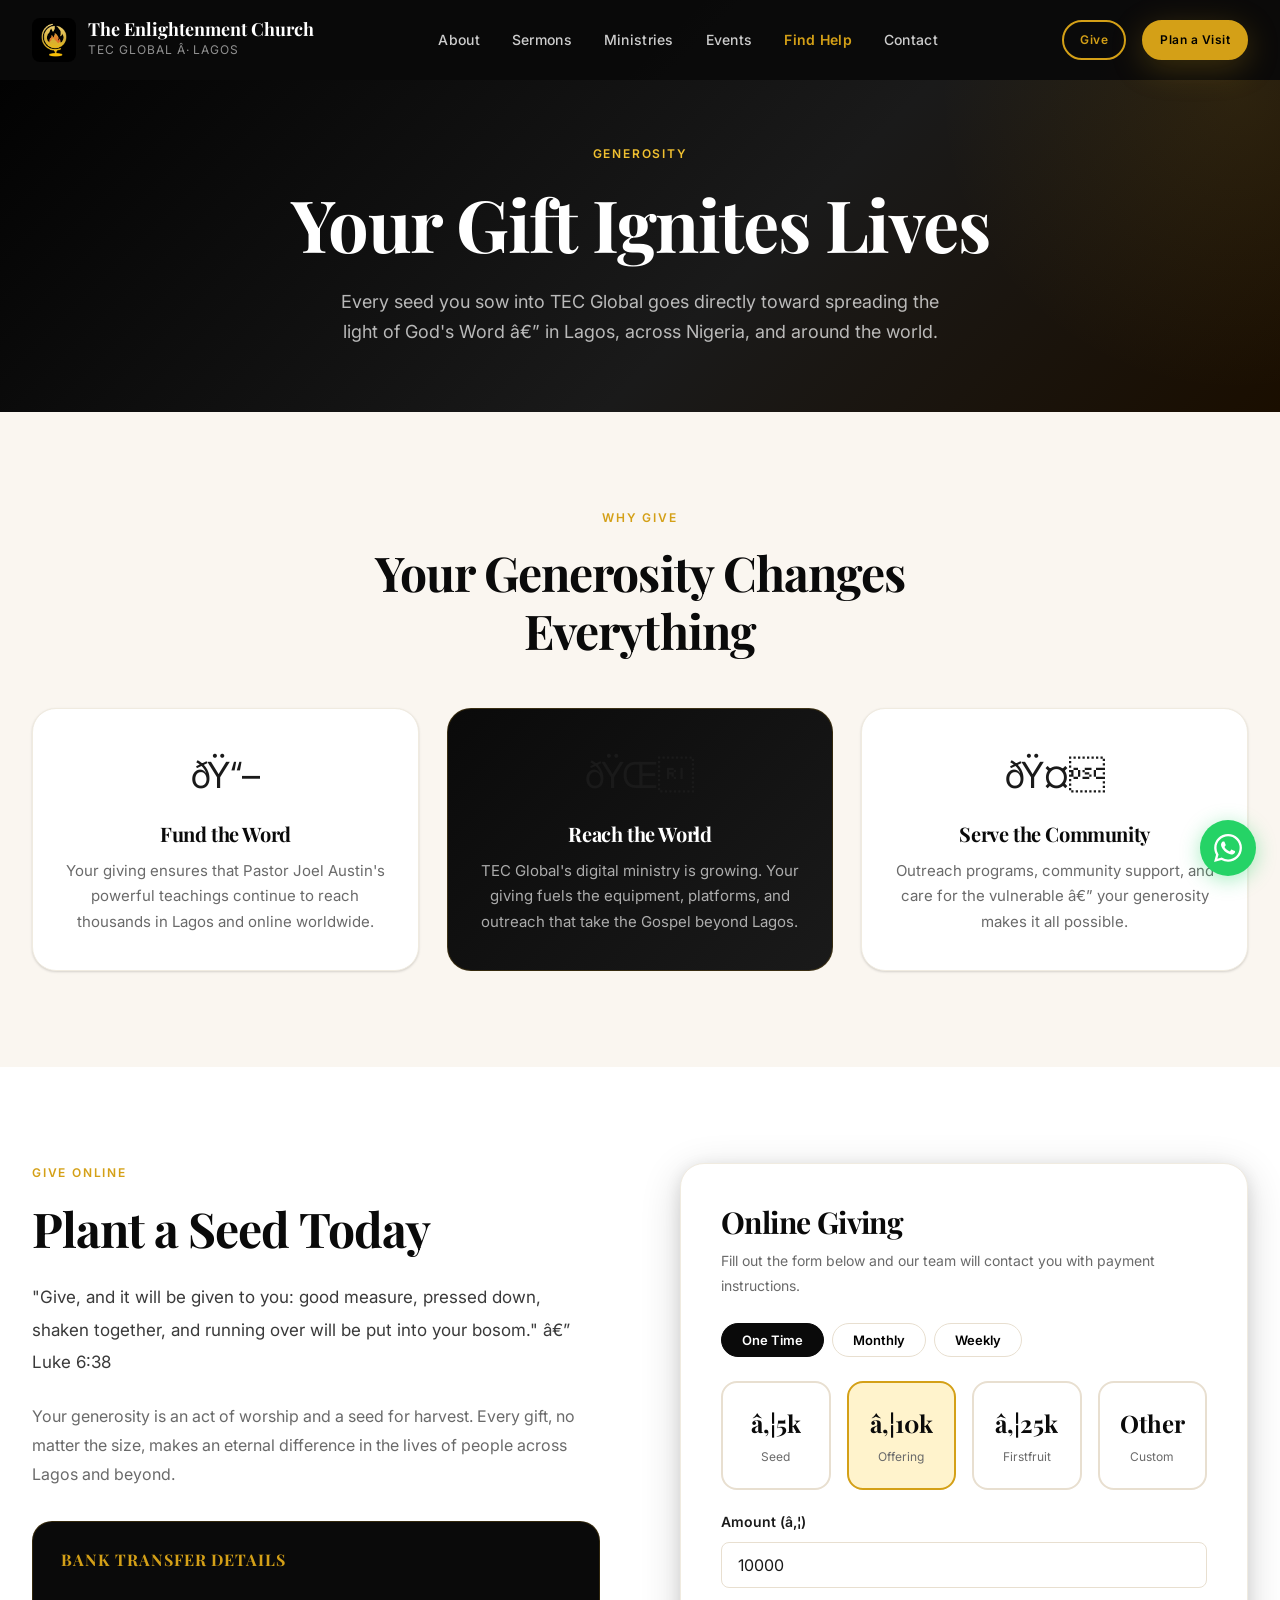
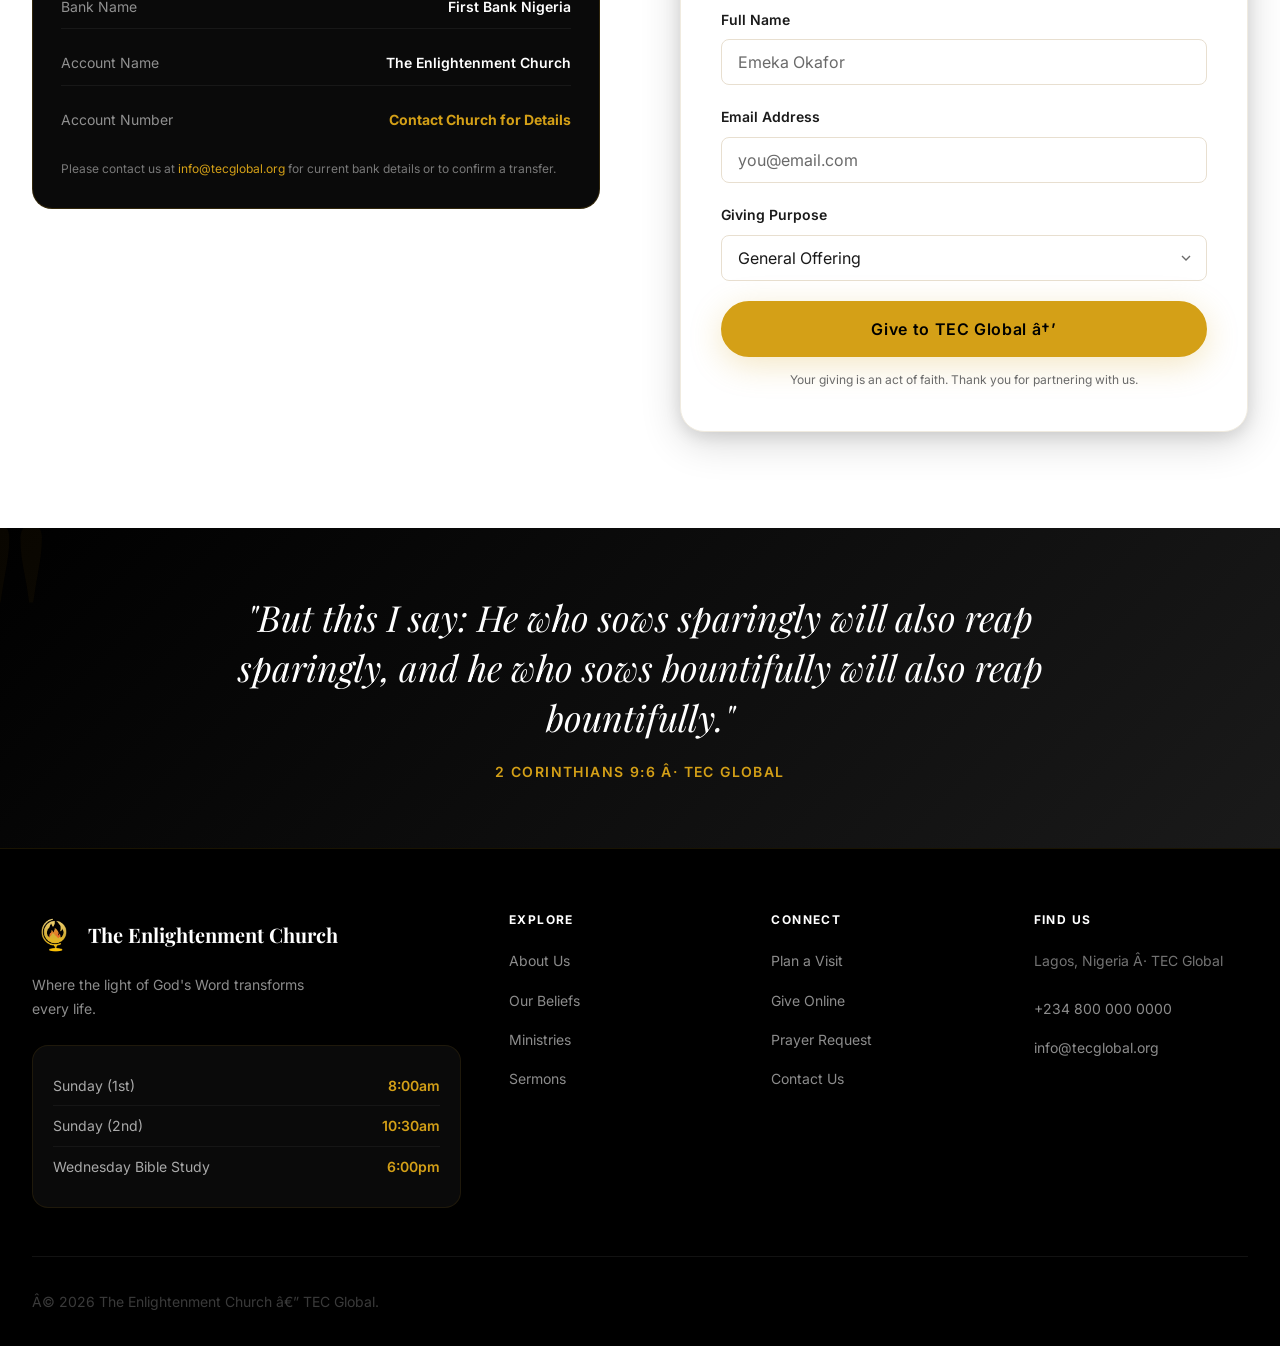
<file: give.html>
﻿<!DOCTYPE html>
<html lang="en">
<head>
  <meta charset="UTF-8" />
  <meta name="viewport" content="width=device-width, initial-scale=1.0" />
  <meta name="description" content="Give to The Enlightenment Church (TEC Global) â€” support the spreading of God's Word in Lagos and beyond." />
  <title>Give â€” The Enlightenment Church | TEC Global</title>
    <link rel="icon" href="images/logo.jpg" type="image/jpeg" />
  <link rel="apple-touch-icon" href="images/logo.jpg" />
  <link rel="preconnect" href="https://fonts.googleapis.com" />
    <link rel="icon" href="images/logo.jpg" type="image/jpeg" />
  <link rel="apple-touch-icon" href="images/logo.jpg" />
  <link rel="preconnect" href="https://fonts.gstatic.com" crossorigin />
  <link href="https://fonts.googleapis.com/css2?family=Playfair+Display:ital,wght@0,700;0,800;1,700&family=Inter:wght@400;500;600&display=swap" rel="stylesheet" />
  <link rel="stylesheet" href="css/style.css" />
  <style>
    .freq-btn { padding:8px 20px; border-radius:40px; font-size:13px; font-weight:600; border:1.5px solid var(--color-border); background:white; cursor:pointer; transition:all 0.2s; }
    .freq-btn:hover, .freq-btn.freq-btn--active { background:var(--color-primary); border-color:var(--color-primary); color:white; }
  </style>
</head>
<body>

  <nav class="nav" id="main-nav" data-transparent="true" style="background:rgba(10,10,10,0.95);">
    <div class="nav__inner">
      <a href="index.html" class="nav__logo">
        <img src="images/logo.jpg" alt="TEC Global Logo" class="nav__logo-img" />
        <div><div class="nav__logo-text">The Enlightenment Church</div><div class="nav__logo-sub">TEC Global Â· Lagos</div></div>
      </a>
      <ul class="nav__links">
        <li><a href="about.html" class="nav__link">About</a></li>
        <li><a href="sermons.html" class="nav__link">Sermons</a></li>
        <li><a href="ministries.html" class="nav__link">Ministries</a></li>
        <li><a href="events.html" class="nav__link">Events</a></li>
        <li><a href="find-help.html" class="nav__link nav__link--find-help">Find Help</a></li>
        <li><a href="contact.html" class="nav__link">Contact</a></li>
      </ul>
      <div class="nav__actions">
        <a href="give.html" class="btn btn--gold-outline btn--sm">Give</a>
        <a href="plan-visit.html" class="btn btn--primary btn--sm">Plan a Visit</a>
        <button class="nav__menu-btn" id="menu-btn"><span></span><span></span><span></span></button>
      </div>
    </div>
  </nav>
  <div class="mobile-nav" id="mobile-nav">
    <button class="mobile-nav__close" id="mobile-nav-close">âœ•</button>
    <ul class="mobile-nav__links">
      <li><a href="index.html" class="mobile-nav__link">Home</a></li>
      <li><a href="about.html" class="mobile-nav__link">About</a></li>
      <li><a href="sermons.html" class="mobile-nav__link">Sermons</a></li>
      <li><a href="ministries.html" class="mobile-nav__link">Ministries</a></li>
      <li><a href="events.html" class="mobile-nav__link">Events</a></li>
      <li><a href="find-help.html" class="mobile-nav__link mobile-nav__link--find-help">Find Help</a></li>
      <li><a href="plan-visit.html" class="mobile-nav__link">Plan a Visit</a></li>
      <li><a href="give.html" class="mobile-nav__link">Give</a></li>
      <li><a href="contact.html" class="mobile-nav__link">Contact</a></li>
    </ul>
  </div>

  <main>

    <div class="page-hero">
      <span class="page-hero__label">Generosity</span>
      <h1 class="page-hero__title">Your Gift Ignites Lives</h1>
      <p class="page-hero__subtitle">Every seed you sow into TEC Global goes directly toward spreading the light of God's Word â€” in Lagos, across Nigeria, and around the world.</p>
    </div>

    <!-- Why Give -->
    <section class="section section--warm" id="why">
      <div class="container">
        <div class="section-header section-header--center reveal">
          <span class="section-header__label">Why Give</span>
          <h2>Your Generosity Changes Everything</h2>
        </div>
        <div class="grid grid-3 reveal" style="gap:28px;">
          <div style="text-align:center; padding:36px 28px; background:white; border-radius:var(--radius-xl); border:1px solid var(--color-border-light); box-shadow:var(--shadow-sm);">
            <div style="font-size:36px; margin-bottom:16px;">ðŸ“–</div>
            <h4 style="margin-bottom:12px;">Fund the Word</h4>
            <p style="color:var(--color-muted); font-size:15px; line-height:1.7;">Your giving ensures that Pastor Joel Austin's powerful teachings continue to reach thousands in Lagos and online worldwide.</p>
          </div>
          <div style="text-align:center; padding:36px 28px; background:linear-gradient(135deg,#0A0A0A,#1A1A1A); border-radius:var(--radius-xl); border:1px solid rgba(212,160,23,0.20);">
            <div style="font-size:36px; margin-bottom:16px;">ðŸŒ</div>
            <h4 style="margin-bottom:12px; color:white;">Reach the World</h4>
            <p style="color:rgba(255,255,255,0.65); font-size:15px; line-height:1.7;">TEC Global's digital ministry is growing. Your giving fuels the equipment, platforms, and outreach that take the Gospel beyond Lagos.</p>
          </div>
          <div style="text-align:center; padding:36px 28px; background:white; border-radius:var(--radius-xl); border:1px solid var(--color-border-light); box-shadow:var(--shadow-sm);">
            <div style="font-size:36px; margin-bottom:16px;">ðŸ¤</div>
            <h4 style="margin-bottom:12px;">Serve the Community</h4>
            <p style="color:var(--color-muted); font-size:15px; line-height:1.7;">Outreach programs, community support, and care for the vulnerable â€” your generosity makes it all possible.</p>
          </div>
        </div>
      </div>
    </section>

    <!-- Give Form -->
    <section class="section">
      <div class="container">
        <div style="display:grid; grid-template-columns:1fr 1fr; gap:80px; align-items:start;" class="reveal">

          <div>
            <span class="section-header__label">Give Online</span>
            <h2 style="margin-bottom:24px;">Plant a Seed Today</h2>
            <p style="font-size:17px; line-height:1.9; color:var(--color-text-soft); margin-bottom:24px;">
              "Give, and it will be given to you: good measure, pressed down, shaken together,
              and running over will be put into your bosom." â€” Luke 6:38
            </p>
            <p style="color:var(--color-muted); margin-bottom:32px;">
              Your generosity is an act of worship and a seed for harvest. Every gift, no matter
              the size, makes an eternal difference in the lives of people across Lagos and beyond.
            </p>

            <!-- Bank Transfer Details -->
            <div style="background:var(--color-primary); border-radius:20px; padding:28px; border:1px solid rgba(212,160,23,0.20);">
              <h4 style="color:var(--color-accent); margin-bottom:16px; font-size:16px; letter-spacing:0.06em; text-transform:uppercase;">Bank Transfer Details</h4>
              <div style="display:flex; flex-direction:column; gap:12px;">
                <div style="display:flex; justify-content:space-between; padding:10px 0; border-bottom:1px solid rgba(255,255,255,0.06);">
                  <span style="color:rgba(255,255,255,0.55); font-size:14px;">Bank Name</span>
                  <span style="color:white; font-weight:600; font-size:14px;">First Bank Nigeria</span>
                </div>
                <div style="display:flex; justify-content:space-between; padding:10px 0; border-bottom:1px solid rgba(255,255,255,0.06);">
                  <span style="color:rgba(255,255,255,0.55); font-size:14px;">Account Name</span>
                  <span style="color:white; font-weight:600; font-size:14px;">The Enlightenment Church</span>
                </div>
                <div style="display:flex; justify-content:space-between; padding:10px 0;">
                  <span style="color:rgba(255,255,255,0.55); font-size:14px;">Account Number</span>
                  <span style="color:var(--color-accent); font-weight:700; font-size:14px;">Contact Church for Details</span>
                </div>
              </div>
              <p style="color:rgba(255,255,255,0.45); font-size:12px; margin-top:16px;">Please contact us at <a href="mailto:info@tecglobal.org" style="color:var(--color-accent);">info@tecglobal.org</a> for current bank details or to confirm a transfer.</p>
            </div>
          </div>

          <!-- Online Giving Form -->
          <div style="background:white; border-radius:24px; padding:40px; box-shadow:var(--shadow-lg); border:1px solid var(--color-border-light);">
            <h3 style="margin-bottom:8px;">Online Giving</h3>
            <p style="font-size:14px; color:var(--color-muted); margin-bottom:24px;">Fill out the form below and our team will contact you with payment instructions.</p>

            <!-- Frequency -->
            <div style="display:flex; gap:8px; margin-bottom:24px; flex-wrap:wrap;">
              <button class="freq-btn freq-btn--active">One Time</button>
              <button class="freq-btn">Monthly</button>
              <button class="freq-btn">Weekly</button>
            </div>

            <!-- Amounts -->
            <div class="giving-options" style="margin-bottom:20px;">
              <div class="giving-amount" data-amount="5000">
                <div class="giving-amount__value">â‚¦5k</div>
                <div class="giving-amount__label">Seed</div>
              </div>
              <div class="giving-amount giving-amount--active" data-amount="10000">
                <div class="giving-amount__value">â‚¦10k</div>
                <div class="giving-amount__label">Offering</div>
              </div>
              <div class="giving-amount" data-amount="25000">
                <div class="giving-amount__value">â‚¦25k</div>
                <div class="giving-amount__label">Firstfruit</div>
              </div>
              <div class="giving-amount" data-amount="custom">
                <div class="giving-amount__value">Other</div>
                <div class="giving-amount__label">Custom</div>
              </div>
            </div>

            <div class="form-group">
              <label class="form-label" for="custom-amount">Amount (â‚¦)</label>
              <input type="number" id="custom-amount" class="form-input" placeholder="Enter amount" value="10000" />
            </div>
            <div class="form-group">
              <label class="form-label" for="give-name">Full Name</label>
              <input type="text" id="give-name" class="form-input" placeholder="Emeka Okafor" />
            </div>
            <div class="form-group">
              <label class="form-label" for="give-email">Email Address</label>
              <input type="email" id="give-email" class="form-input" placeholder="you@email.com" />
            </div>
            <div class="form-group">
              <label class="form-label" for="give-purpose">Giving Purpose</label>
              <select id="give-purpose" class="form-select">
                <option>General Offering</option>
                <option>Tithe</option>
                <option>Missions &amp; Outreach</option>
                <option>Building Fund</option>
                <option>Special Seed</option>
              </select>
            </div>
            <button type="submit" class="btn btn--primary btn--full btn--lg" onclick="alert('Thank you for your generosity! Our team will contact you shortly with payment instructions.')">
              Give to TEC Global â†’
            </button>
            <p style="font-size:12px; color:var(--color-muted); text-align:center; margin-top:12px;">Your giving is an act of faith. Thank you for partnering with us.</p>
          </div>

        </div>
      </div>
    </section>

    <!-- Scripture -->
    <div class="scripture-banner">
      <p class="scripture-banner__text">"But this I say: He who sows sparingly will also reap sparingly, and he who sows bountifully will also reap bountifully."</p>
      <p class="scripture-banner__ref">2 Corinthians 9:6 Â· TEC Global</p>
    </div>

  </main>

  <footer class="footer">
    <div class="container">
      <div class="footer__grid">
        <div class="footer__brand">
          <a href="index.html" class="footer__logo"><img src="images/logo.jpg" alt="TEC Global" class="footer__logo-img" /><span class="footer__logo-name">The Enlightenment Church</span></a>
          <p class="footer__tagline">Where the light of God's Word transforms every life.</p>
          <div class="footer__service-times">
            <div class="footer__service-time"><span>Sunday (1st)</span><span>8:00am</span></div>
            <div class="footer__service-time"><span>Sunday (2nd)</span><span>10:30am</span></div>
            <div class="footer__service-time"><span>Wednesday Bible Study</span><span>6:00pm</span></div>
          </div>
        </div>
        <div><h4 class="footer__col-title">Explore</h4><ul class="footer__links"><li><a href="about.html" class="footer__link">About Us</a></li><li><a href="beliefs.html" class="footer__link">Our Beliefs</a></li><li><a href="ministries.html" class="footer__link">Ministries</a></li><li><a href="sermons.html" class="footer__link">Sermons</a></li></ul></div>
        <div><h4 class="footer__col-title">Connect</h4><ul class="footer__links"><li><a href="plan-visit.html" class="footer__link">Plan a Visit</a></li><li><a href="give.html" class="footer__link">Give Online</a></li><li><a href="contact.html#prayer" class="footer__link">Prayer Request</a></li><li><a href="contact.html" class="footer__link">Contact Us</a></li></ul></div>
        <div><h4 class="footer__col-title">Find Us</h4><ul class="footer__links"><li><span class="footer__link" style="cursor:default;color:rgba(255,255,255,0.45);">Lagos, Nigeria Â· TEC Global</span></li><li style="margin-top:8px;"><a href="tel:+2348000000000" class="footer__link">+234 800 000 0000</a></li><li><a href="mailto:info@tecglobal.org" class="footer__link">info@tecglobal.org</a></li></ul></div>
      </div>
      <div class="footer__bottom"><p>Â© 2026 The Enlightenment Church â€” TEC Global.</p></div>
    </div>
  </footer>

  <a href="https://wa.me/2348000000000" class="whatsapp-float" target="_blank" rel="noopener" aria-label="WhatsApp">
    <svg viewBox="0 0 24 24"><path d="M17.472 14.382c-.297-.149-1.758-.867-2.03-.967-.273-.099-.471-.148-.67.15-.197.297-.767.966-.94 1.164-.173.199-.347.223-.644.075-.297-.15-1.255-.463-2.39-1.475-.883-.788-1.48-1.761-1.653-2.059-.173-.297-.018-.458.13-.606.134-.133.298-.347.446-.52.149-.174.198-.298.298-.497.099-.198.05-.371-.025-.52-.075-.149-.669-1.612-.916-2.207-.242-.579-.487-.5-.669-.51-.173-.008-.371-.01-.57-.01-.198 0-.52.074-.792.372-.272.297-1.04 1.016-1.04 2.479 0 1.462 1.065 2.875 1.213 3.074.149.198 2.096 3.2 5.077 4.487.709.306 1.262.489 1.694.625.712.227 1.36.195 1.871.118.571-.085 1.758-.719 2.006-1.413.248-.694.248-1.289.173-1.413-.074-.124-.272-.198-.57-.347m-5.421 7.403h-.004a9.87 9.87 0 01-5.031-1.378l-.361-.214-3.741.982.998-3.648-.235-.374a9.86 9.86 0 01-1.51-5.26c.001-5.45 4.436-9.884 9.888-9.884 2.64 0 5.122 1.03 6.988 2.898a9.825 9.825 0 012.893 6.994c-.003 5.45-4.437 9.884-9.885 9.884m8.413-18.297A11.815 11.815 0 0012.05 0C5.495 0 .16 5.335.157 11.892c0 2.096.547 4.142 1.588 5.945L.057 24l6.305-1.654a11.882 11.882 0 005.683 1.448h.005c6.554 0 11.89-5.335 11.893-11.893a11.821 11.821 0 00-3.48-8.413z" fill="white"/></svg>
  </a>
  <script src="js/main.js"></script>
</body>
</html>
</file>
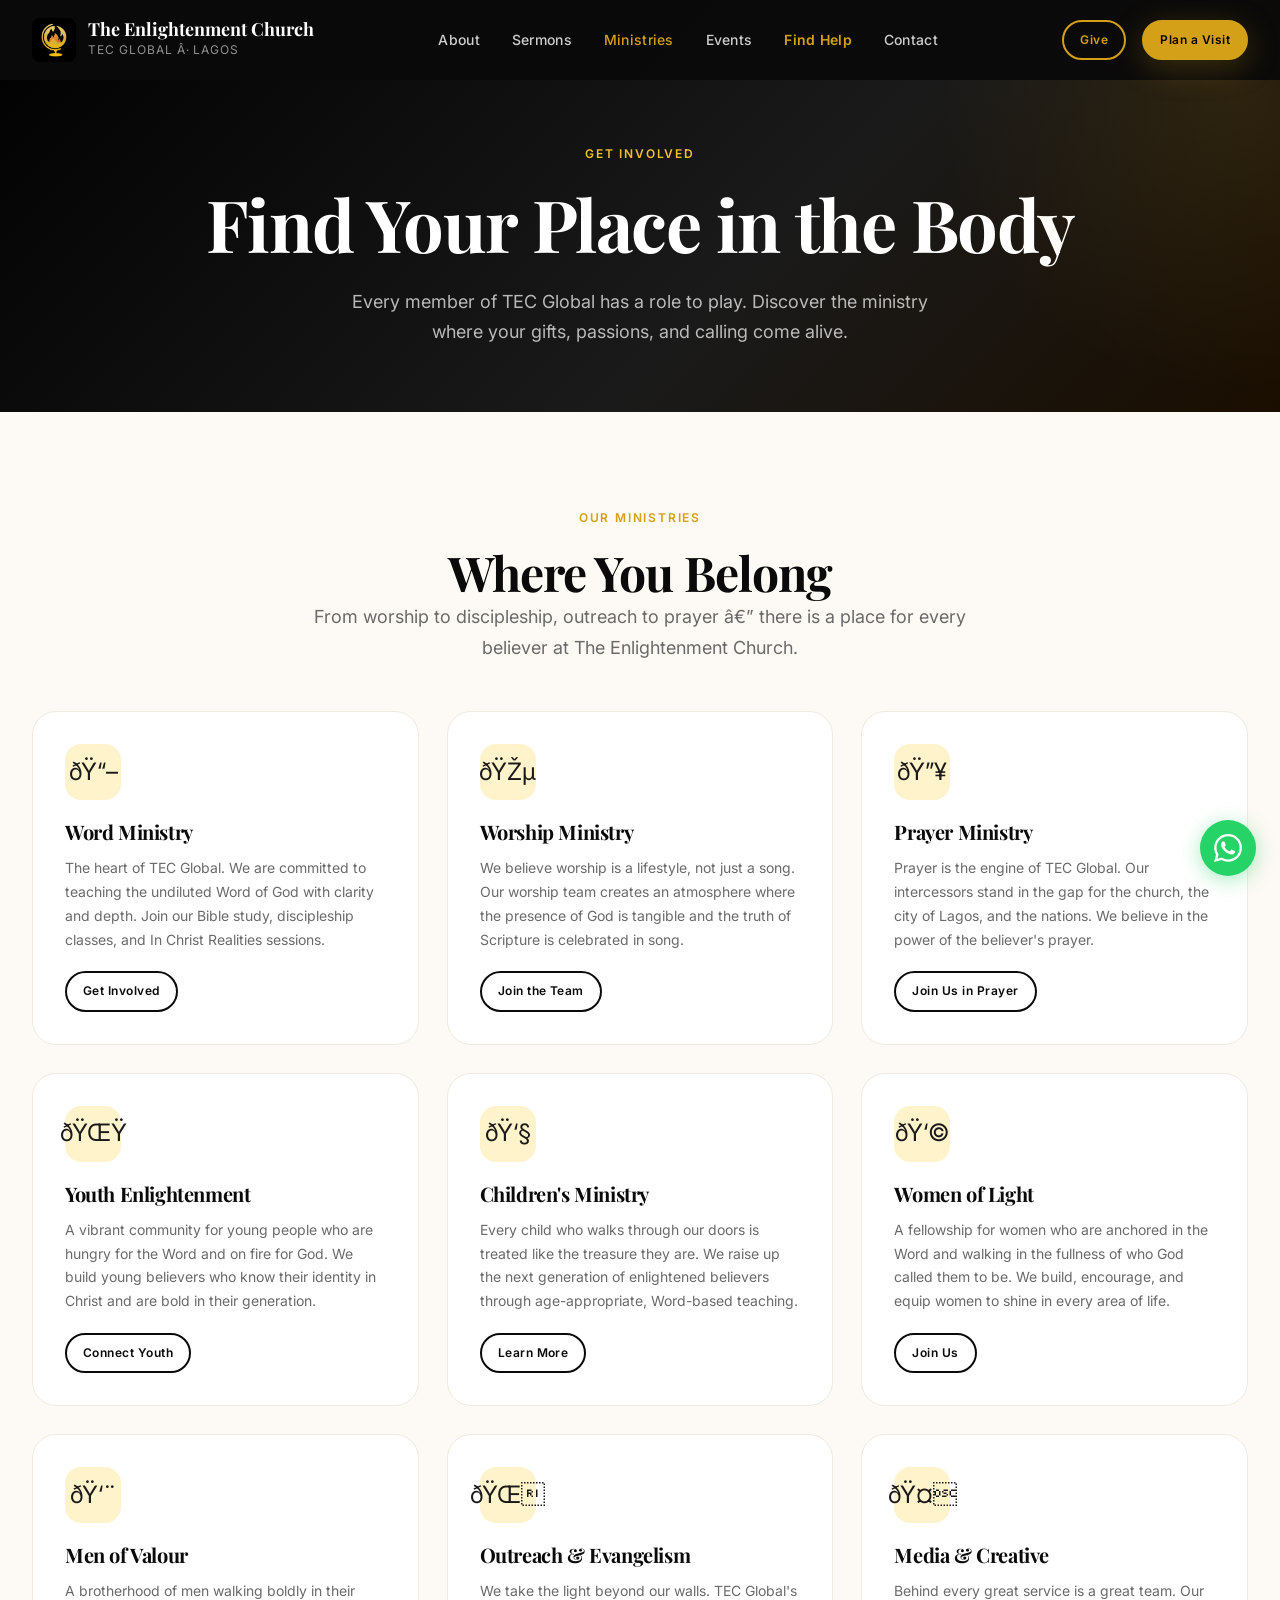
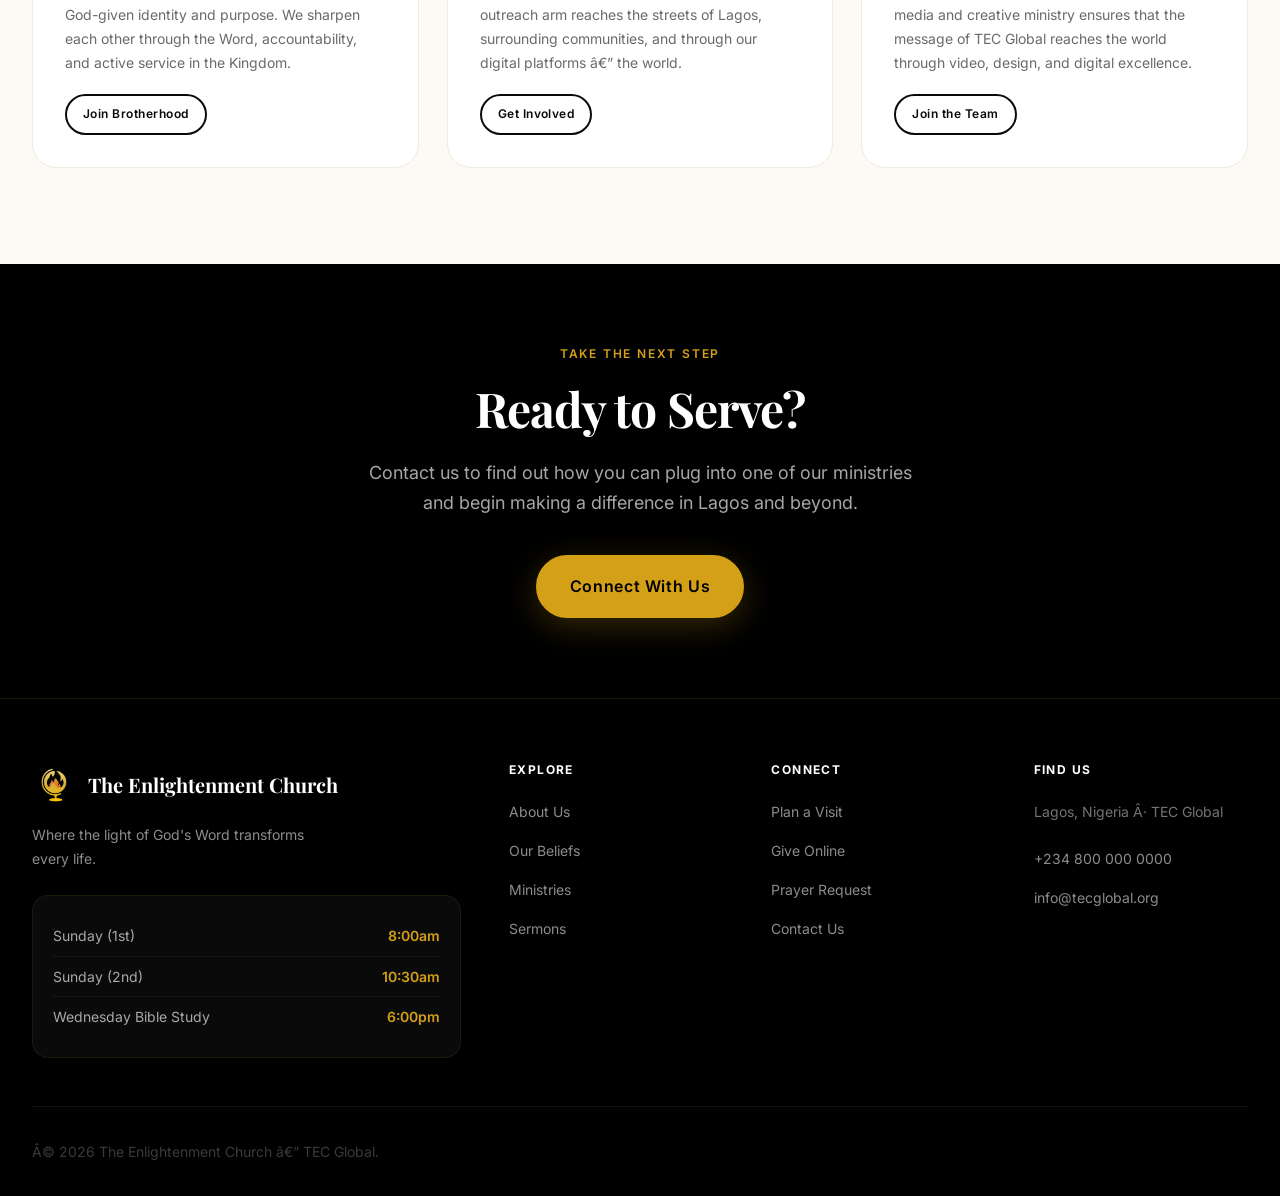
<file: ministries.html>
﻿<!DOCTYPE html>
<html lang="en">
<head>
  <meta charset="UTF-8" />
  <meta name="viewport" content="width=device-width, initial-scale=1.0" />
  <meta name="description" content="Ministries at The Enlightenment Church (TEC Global) â€” find your place to serve and grow in Lagos, Nigeria." />
  <title>Ministries â€” The Enlightenment Church | TEC Global</title>
    <link rel="icon" href="images/logo.jpg" type="image/jpeg" />
  <link rel="apple-touch-icon" href="images/logo.jpg" />
  <link rel="preconnect" href="https://fonts.googleapis.com" />
    <link rel="icon" href="images/logo.jpg" type="image/jpeg" />
  <link rel="apple-touch-icon" href="images/logo.jpg" />
  <link rel="preconnect" href="https://fonts.gstatic.com" crossorigin />
  <link href="https://fonts.googleapis.com/css2?family=Playfair+Display:ital,wght@0,700;0,800;1,700&family=Inter:wght@400;500;600&display=swap" rel="stylesheet" />
  <link rel="stylesheet" href="css/style.css" />
</head>
<body>

  <nav class="nav" id="main-nav" data-transparent="true" style="background:rgba(10,10,10,0.95);">
    <div class="nav__inner">
      <a href="index.html" class="nav__logo">
        <img src="images/logo.jpg" alt="TEC Global Logo" class="nav__logo-img" />
        <div><div class="nav__logo-text">The Enlightenment Church</div><div class="nav__logo-sub">TEC Global Â· Lagos</div></div>
      </a>
      <ul class="nav__links">
        <li><a href="about.html" class="nav__link">About</a></li>
        <li><a href="sermons.html" class="nav__link">Sermons</a></li>
        <li><a href="ministries.html" class="nav__link nav__link--active">Ministries</a></li>
        <li><a href="events.html" class="nav__link">Events</a></li>
        <li><a href="find-help.html" class="nav__link nav__link--find-help">Find Help</a></li>
        <li><a href="contact.html" class="nav__link">Contact</a></li>
      </ul>
      <div class="nav__actions">
        <a href="give.html" class="btn btn--gold-outline btn--sm">Give</a>
        <a href="plan-visit.html" class="btn btn--primary btn--sm">Plan a Visit</a>
        <button class="nav__menu-btn" id="menu-btn"><span></span><span></span><span></span></button>
      </div>
    </div>
  </nav>
  <div class="mobile-nav" id="mobile-nav">
    <button class="mobile-nav__close" id="mobile-nav-close">âœ•</button>
    <ul class="mobile-nav__links">
      <li><a href="index.html" class="mobile-nav__link">Home</a></li>
      <li><a href="about.html" class="mobile-nav__link">About</a></li>
      <li><a href="sermons.html" class="mobile-nav__link">Sermons</a></li>
      <li><a href="ministries.html" class="mobile-nav__link">Ministries</a></li>
      <li><a href="events.html" class="mobile-nav__link">Events</a></li>
      <li><a href="find-help.html" class="mobile-nav__link mobile-nav__link--find-help">Find Help</a></li>
      <li><a href="plan-visit.html" class="mobile-nav__link">Plan a Visit</a></li>
      <li><a href="give.html" class="mobile-nav__link">Give</a></li>
      <li><a href="contact.html" class="mobile-nav__link">Contact</a></li>
    </ul>
  </div>

  <main>

    <div class="page-hero">
      <span class="page-hero__label">Get Involved</span>
      <h1 class="page-hero__title">Find Your Place in the Body</h1>
      <p class="page-hero__subtitle">Every member of TEC Global has a role to play. Discover the ministry where your gifts, passions, and calling come alive.</p>
    </div>

    <!-- Ministries Grid -->
    <section class="section section--cream">
      <div class="container">
        <div class="section-header section-header--center reveal">
          <span class="section-header__label">Our Ministries</span>
          <h2>Where You Belong</h2>
          <p class="section-header__desc">From worship to discipleship, outreach to prayer â€” there is a place for every believer at The Enlightenment Church.</p>
        </div>

        <div class="grid grid-3 reveal" style="gap:28px;">

          <div class="ministry-card">
            <div class="ministry-card__icon">ðŸ“–</div>
            <h3 class="ministry-card__title">Word Ministry</h3>
            <p class="ministry-card__desc">The heart of TEC Global. We are committed to teaching the undiluted Word of God with clarity and depth. Join our Bible study, discipleship classes, and In Christ Realities sessions.</p>
            <a href="contact.html" class="btn btn--secondary btn--sm" style="margin-top:20px; display:inline-flex;">Get Involved</a>
          </div>

          <div class="ministry-card">
            <div class="ministry-card__icon">ðŸŽµ</div>
            <h3 class="ministry-card__title">Worship Ministry</h3>
            <p class="ministry-card__desc">We believe worship is a lifestyle, not just a song. Our worship team creates an atmosphere where the presence of God is tangible and the truth of Scripture is celebrated in song.</p>
            <a href="contact.html" class="btn btn--secondary btn--sm" style="margin-top:20px; display:inline-flex;">Join the Team</a>
          </div>

          <div class="ministry-card">
            <div class="ministry-card__icon">ðŸ”¥</div>
            <h3 class="ministry-card__title">Prayer Ministry</h3>
            <p class="ministry-card__desc">Prayer is the engine of TEC Global. Our intercessors stand in the gap for the church, the city of Lagos, and the nations. We believe in the power of the believer's prayer.</p>
            <a href="contact.html" class="btn btn--secondary btn--sm" style="margin-top:20px; display:inline-flex;">Join Us in Prayer</a>
          </div>

          <div class="ministry-card">
            <div class="ministry-card__icon">ðŸŒŸ</div>
            <h3 class="ministry-card__title">Youth Enlightenment</h3>
            <p class="ministry-card__desc">A vibrant community for young people who are hungry for the Word and on fire for God. We build young believers who know their identity in Christ and are bold in their generation.</p>
            <a href="contact.html" class="btn btn--secondary btn--sm" style="margin-top:20px; display:inline-flex;">Connect Youth</a>
          </div>

          <div class="ministry-card">
            <div class="ministry-card__icon">ðŸ‘§</div>
            <h3 class="ministry-card__title">Children's Ministry</h3>
            <p class="ministry-card__desc">Every child who walks through our doors is treated like the treasure they are. We raise up the next generation of enlightened believers through age-appropriate, Word-based teaching.</p>
            <a href="contact.html" class="btn btn--secondary btn--sm" style="margin-top:20px; display:inline-flex;">Learn More</a>
          </div>

          <div class="ministry-card">
            <div class="ministry-card__icon">ðŸ‘©</div>
            <h3 class="ministry-card__title">Women of Light</h3>
            <p class="ministry-card__desc">A fellowship for women who are anchored in the Word and walking in the fullness of who God called them to be. We build, encourage, and equip women to shine in every area of life.</p>
            <a href="contact.html" class="btn btn--secondary btn--sm" style="margin-top:20px; display:inline-flex;">Join Us</a>
          </div>

          <div class="ministry-card">
            <div class="ministry-card__icon">ðŸ‘¨</div>
            <h3 class="ministry-card__title">Men of Valour</h3>
            <p class="ministry-card__desc">A brotherhood of men walking boldly in their God-given identity and purpose. We sharpen each other through the Word, accountability, and active service in the Kingdom.</p>
            <a href="contact.html" class="btn btn--secondary btn--sm" style="margin-top:20px; display:inline-flex;">Join Brotherhood</a>
          </div>

          <div class="ministry-card">
            <div class="ministry-card__icon">ðŸŒ</div>
            <h3 class="ministry-card__title">Outreach &amp; Evangelism</h3>
            <p class="ministry-card__desc">We take the light beyond our walls. TEC Global's outreach arm reaches the streets of Lagos, surrounding communities, and through our digital platforms â€” the world.</p>
            <a href="contact.html" class="btn btn--secondary btn--sm" style="margin-top:20px; display:inline-flex;">Get Involved</a>
          </div>

          <div class="ministry-card">
            <div class="ministry-card__icon">ðŸ¤</div>
            <h3 class="ministry-card__title">Media &amp; Creative</h3>
            <p class="ministry-card__desc">Behind every great service is a great team. Our media and creative ministry ensures that the message of TEC Global reaches the world through video, design, and digital excellence.</p>
            <a href="contact.html" class="btn btn--secondary btn--sm" style="margin-top:20px; display:inline-flex;">Join the Team</a>
          </div>

        </div>
      </div>
    </section>

    <!-- CTA -->
    <section class="section" style="background:#000; text-align:center; padding:80px 0;">
      <div class="container reveal">
        <div style="max-width:560px; margin:0 auto;">
          <span class="section-header__label" style="color:var(--color-accent);">Take the Next Step</span>
          <h2 style="color:white; margin-bottom:20px;">Ready to Serve?</h2>
          <p style="color:rgba(255,255,255,0.65); font-size:18px; line-height:1.7; margin-bottom:36px;">Contact us to find out how you can plug into one of our ministries and begin making a difference in Lagos and beyond.</p>
          <a href="contact.html" class="btn btn--primary btn--lg">Connect With Us</a>
        </div>
      </div>
    </section>

  </main>

  <footer class="footer">
    <div class="container">
      <div class="footer__grid">
        <div class="footer__brand">
          <a href="index.html" class="footer__logo"><img src="images/logo.jpg" alt="TEC Global" class="footer__logo-img" /><span class="footer__logo-name">The Enlightenment Church</span></a>
          <p class="footer__tagline">Where the light of God's Word transforms every life.</p>
          <div class="footer__service-times">
            <div class="footer__service-time"><span>Sunday (1st)</span><span>8:00am</span></div>
            <div class="footer__service-time"><span>Sunday (2nd)</span><span>10:30am</span></div>
            <div class="footer__service-time"><span>Wednesday Bible Study</span><span>6:00pm</span></div>
          </div>
        </div>
        <div><h4 class="footer__col-title">Explore</h4><ul class="footer__links"><li><a href="about.html" class="footer__link">About Us</a></li><li><a href="beliefs.html" class="footer__link">Our Beliefs</a></li><li><a href="ministries.html" class="footer__link">Ministries</a></li><li><a href="sermons.html" class="footer__link">Sermons</a></li></ul></div>
        <div><h4 class="footer__col-title">Connect</h4><ul class="footer__links"><li><a href="plan-visit.html" class="footer__link">Plan a Visit</a></li><li><a href="give.html" class="footer__link">Give Online</a></li><li><a href="contact.html#prayer" class="footer__link">Prayer Request</a></li><li><a href="contact.html" class="footer__link">Contact Us</a></li></ul></div>
        <div><h4 class="footer__col-title">Find Us</h4><ul class="footer__links"><li><span class="footer__link" style="cursor:default;color:rgba(255,255,255,0.45);">Lagos, Nigeria Â· TEC Global</span></li><li style="margin-top:8px;"><a href="tel:+2348000000000" class="footer__link">+234 800 000 0000</a></li><li><a href="mailto:info@tecglobal.org" class="footer__link">info@tecglobal.org</a></li></ul></div>
      </div>
      <div class="footer__bottom"><p>Â© 2026 The Enlightenment Church â€” TEC Global.</p></div>
    </div>
  </footer>

  <a href="https://wa.me/2348000000000" class="whatsapp-float" target="_blank" rel="noopener" aria-label="WhatsApp">
    <svg viewBox="0 0 24 24"><path d="M17.472 14.382c-.297-.149-1.758-.867-2.03-.967-.273-.099-.471-.148-.67.15-.197.297-.767.966-.94 1.164-.173.199-.347.223-.644.075-.297-.15-1.255-.463-2.39-1.475-.883-.788-1.48-1.761-1.653-2.059-.173-.297-.018-.458.13-.606.134-.133.298-.347.446-.52.149-.174.198-.298.298-.497.099-.198.05-.371-.025-.52-.075-.149-.669-1.612-.916-2.207-.242-.579-.487-.5-.669-.51-.173-.008-.371-.01-.57-.01-.198 0-.52.074-.792.372-.272.297-1.04 1.016-1.04 2.479 0 1.462 1.065 2.875 1.213 3.074.149.198 2.096 3.2 5.077 4.487.709.306 1.262.489 1.694.625.712.227 1.36.195 1.871.118.571-.085 1.758-.719 2.006-1.413.248-.694.248-1.289.173-1.413-.074-.124-.272-.198-.57-.347m-5.421 7.403h-.004a9.87 9.87 0 01-5.031-1.378l-.361-.214-3.741.982.998-3.648-.235-.374a9.86 9.86 0 01-1.51-5.26c.001-5.45 4.436-9.884 9.888-9.884 2.64 0 5.122 1.03 6.988 2.898a9.825 9.825 0 012.893 6.994c-.003 5.45-4.437 9.884-9.885 9.884m8.413-18.297A11.815 11.815 0 0012.05 0C5.495 0 .16 5.335.157 11.892c0 2.096.547 4.142 1.588 5.945L.057 24l6.305-1.654a11.882 11.882 0 005.683 1.448h.005c6.554 0 11.89-5.335 11.893-11.893a11.821 11.821 0 00-3.48-8.413z" fill="white"/></svg>
  </a>
  <script src="js/main.js"></script>
</body>
</html>
</file>
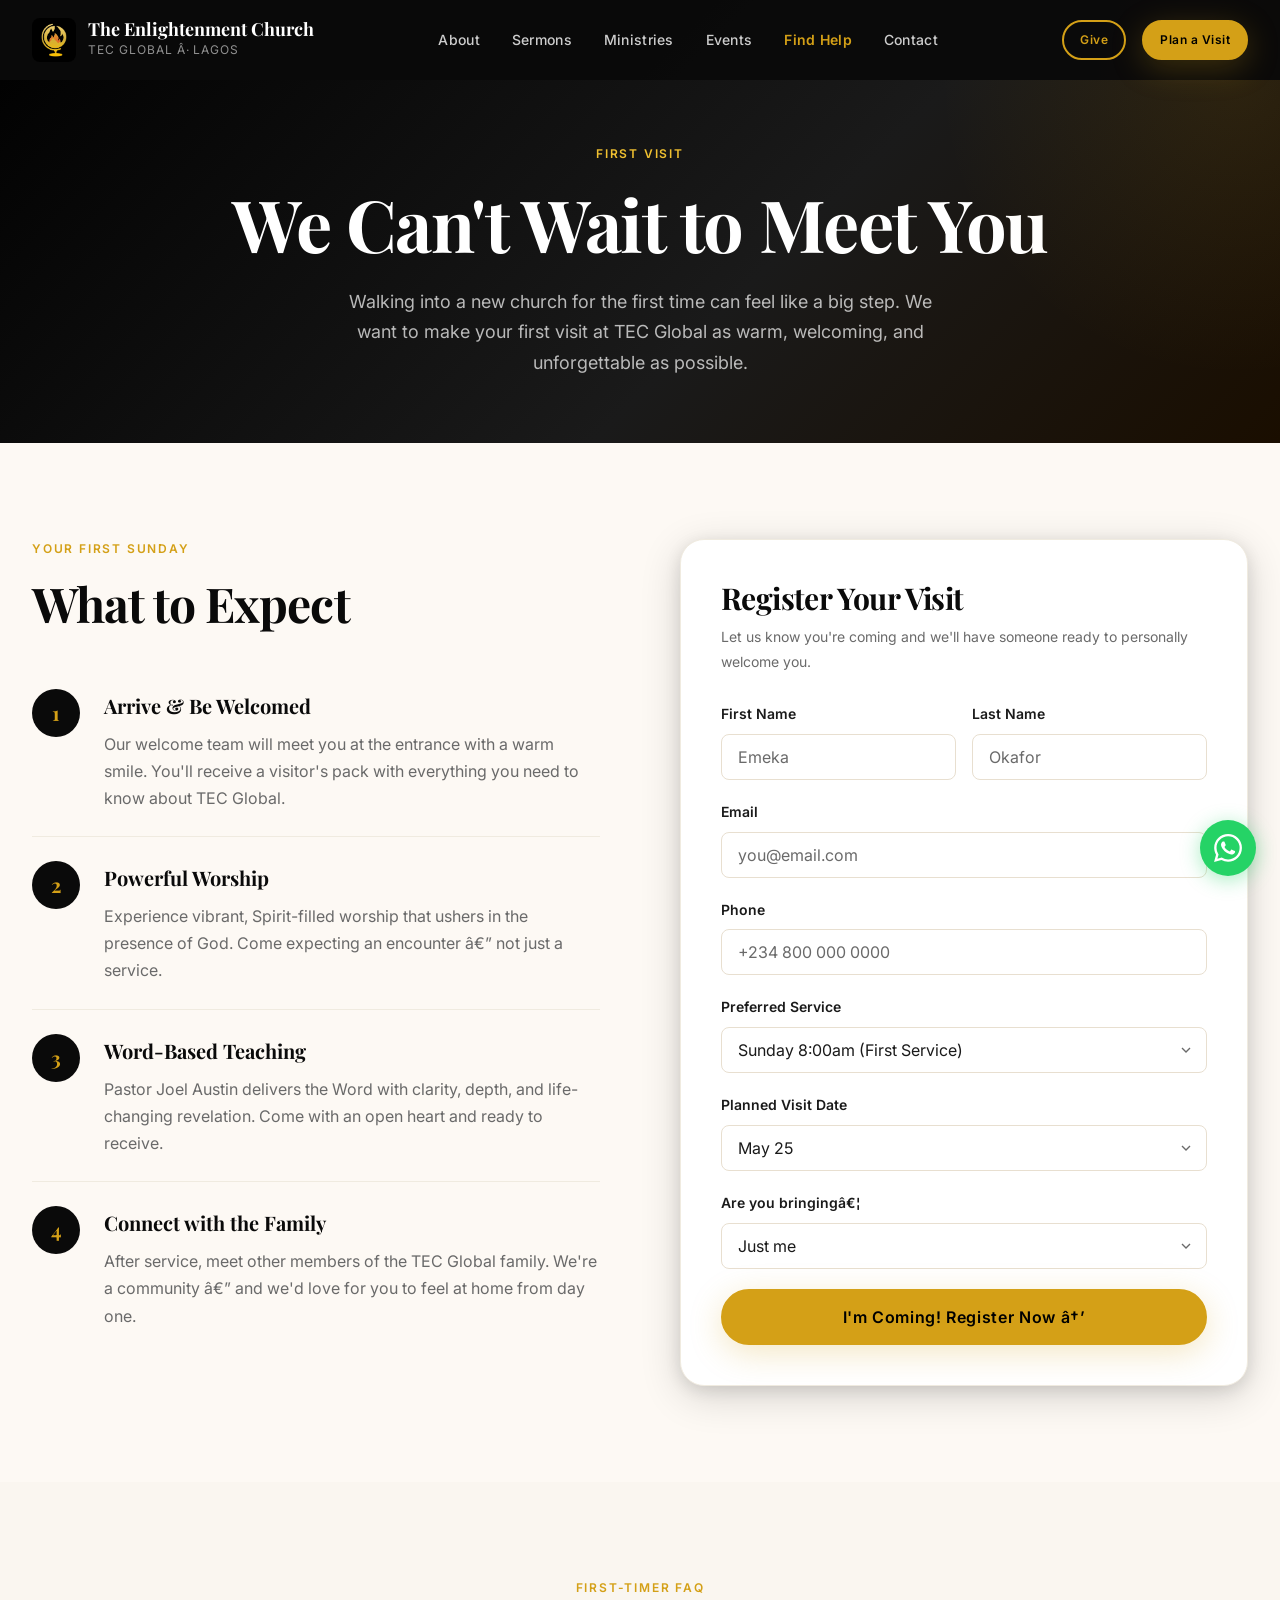
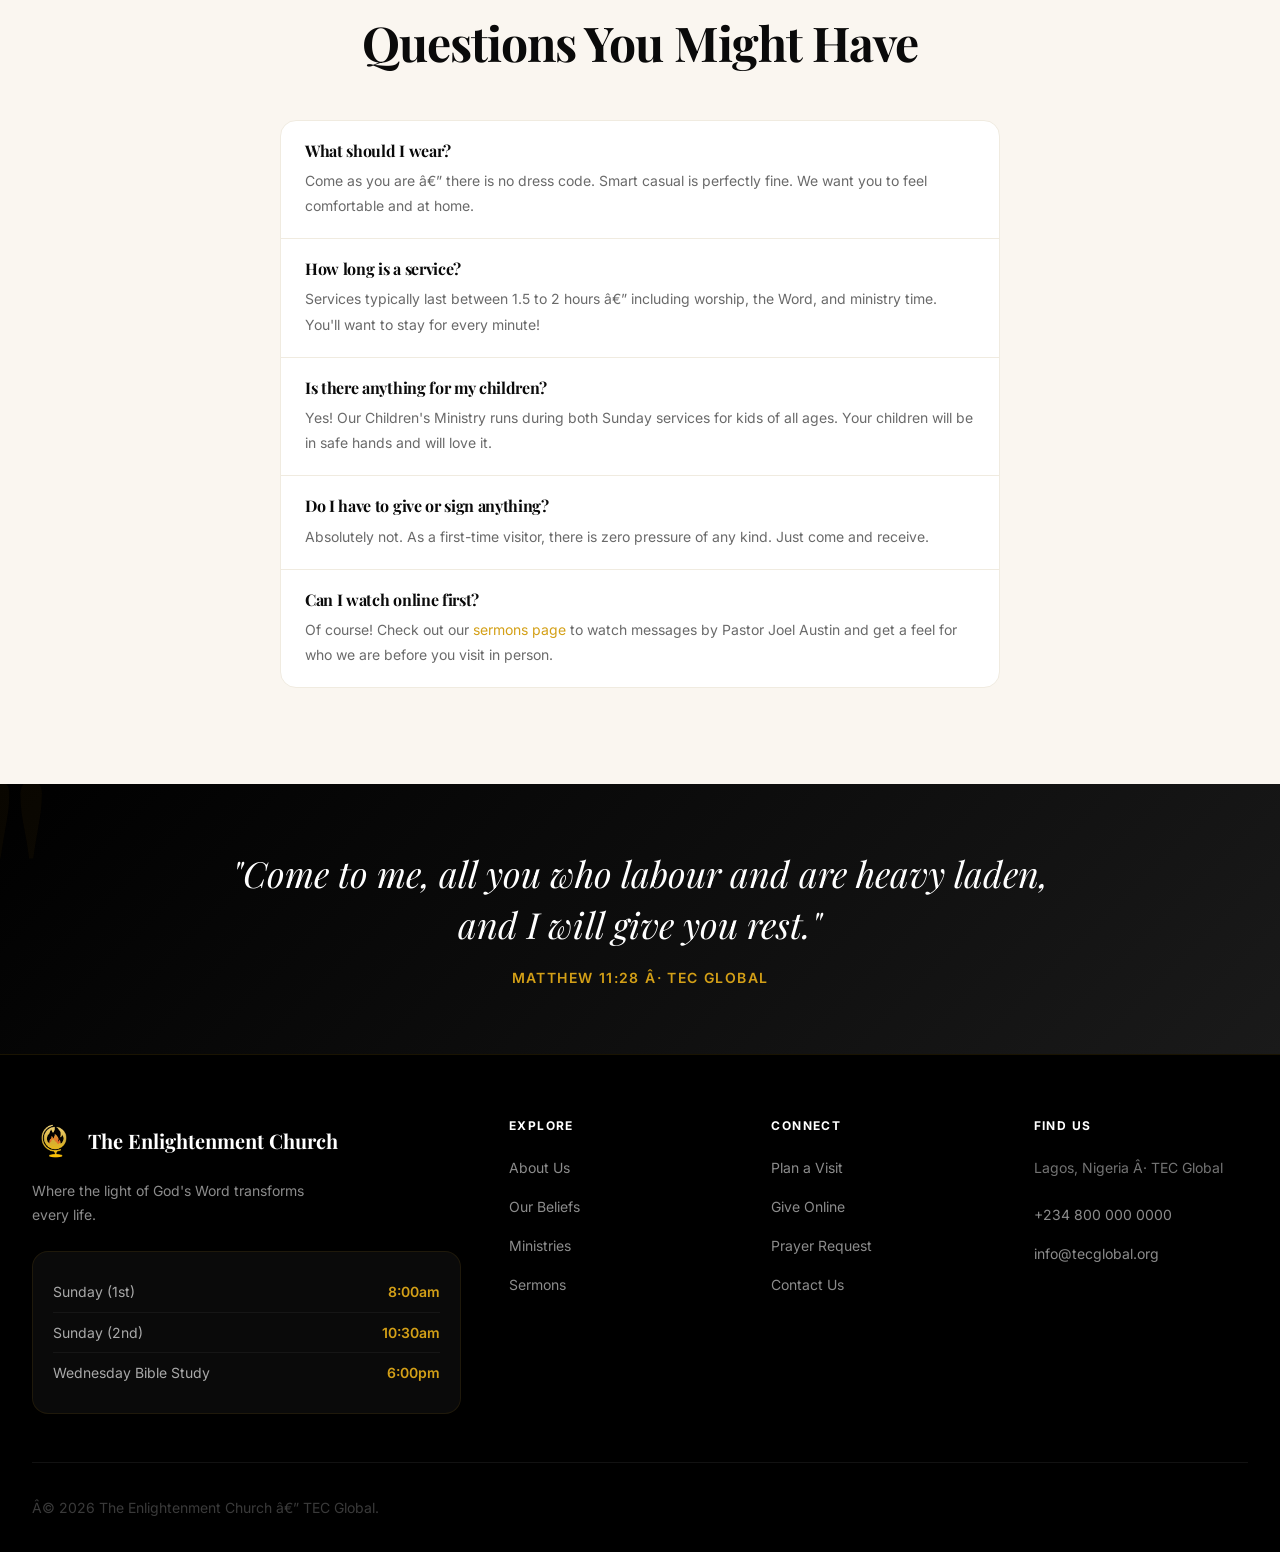
<file: plan-visit.html>
﻿<!DOCTYPE html>
<html lang="en">
<head>
  <meta charset="UTF-8" />
  <meta name="viewport" content="width=device-width, initial-scale=1.0" />
  <meta name="description" content="Plan your first visit to The Enlightenment Church (TEC Global) â€” Lagos, Nigeria. We can't wait to welcome you." />
  <title>Plan a Visit â€” The Enlightenment Church | TEC Global</title>
    <link rel="icon" href="images/logo.jpg" type="image/jpeg" />
  <link rel="apple-touch-icon" href="images/logo.jpg" />
  <link rel="preconnect" href="https://fonts.googleapis.com" />
    <link rel="icon" href="images/logo.jpg" type="image/jpeg" />
  <link rel="apple-touch-icon" href="images/logo.jpg" />
  <link rel="preconnect" href="https://fonts.gstatic.com" crossorigin />
  <link href="https://fonts.googleapis.com/css2?family=Playfair+Display:ital,wght@0,700;0,800;1,700&family=Inter:wght@400;500;600&display=swap" rel="stylesheet" />
  <link rel="stylesheet" href="css/style.css" />
</head>
<body>

  <nav class="nav" id="main-nav" data-transparent="true" style="background:rgba(10,10,10,0.95);">
    <div class="nav__inner">
      <a href="index.html" class="nav__logo">
        <img src="images/logo.jpg" alt="TEC Global Logo" class="nav__logo-img" />
        <div><div class="nav__logo-text">The Enlightenment Church</div><div class="nav__logo-sub">TEC Global Â· Lagos</div></div>
      </a>
      <ul class="nav__links">
        <li><a href="about.html" class="nav__link">About</a></li>
        <li><a href="sermons.html" class="nav__link">Sermons</a></li>
        <li><a href="ministries.html" class="nav__link">Ministries</a></li>
        <li><a href="events.html" class="nav__link">Events</a></li>
        <li><a href="find-help.html" class="nav__link nav__link--find-help">Find Help</a></li>
        <li><a href="contact.html" class="nav__link">Contact</a></li>
      </ul>
      <div class="nav__actions">
        <a href="give.html" class="btn btn--gold-outline btn--sm">Give</a>
        <a href="plan-visit.html" class="btn btn--primary btn--sm">Plan a Visit</a>
        <button class="nav__menu-btn" id="menu-btn"><span></span><span></span><span></span></button>
      </div>
    </div>
  </nav>
  <div class="mobile-nav" id="mobile-nav">
    <button class="mobile-nav__close" id="mobile-nav-close">âœ•</button>
    <ul class="mobile-nav__links">
      <li><a href="index.html" class="mobile-nav__link">Home</a></li>
      <li><a href="about.html" class="mobile-nav__link">About</a></li>
      <li><a href="sermons.html" class="mobile-nav__link">Sermons</a></li>
      <li><a href="ministries.html" class="mobile-nav__link">Ministries</a></li>
      <li><a href="events.html" class="mobile-nav__link">Events</a></li>
      <li><a href="find-help.html" class="mobile-nav__link mobile-nav__link--find-help">Find Help</a></li>
      <li><a href="plan-visit.html" class="mobile-nav__link">Plan a Visit</a></li>
      <li><a href="give.html" class="mobile-nav__link">Give</a></li>
      <li><a href="contact.html" class="mobile-nav__link">Contact</a></li>
    </ul>
  </div>

  <main>

    <div class="page-hero">
      <span class="page-hero__label">First Visit</span>
      <h1 class="page-hero__title">We Can't Wait to Meet You</h1>
      <p class="page-hero__subtitle">Walking into a new church for the first time can feel like a big step. We want to make your first visit at TEC Global as warm, welcoming, and unforgettable as possible.</p>
    </div>

    <!-- What to Expect -->
    <section class="section section--cream">
      <div class="container">
        <div style="display:grid; grid-template-columns:1fr 1fr; gap:80px; align-items:start;">

          <div class="reveal">
            <span class="section-header__label">Your First Sunday</span>
            <h2 style="margin-bottom:32px;">What to Expect</h2>
            <div class="visit-steps">
              <div class="visit-step">
                <div class="visit-step__number">1</div>
                <div class="visit-step__content">
                  <div class="visit-step__title">Arrive &amp; Be Welcomed</div>
                  <div class="visit-step__desc">Our welcome team will meet you at the entrance with a warm smile. You'll receive a visitor's pack with everything you need to know about TEC Global.</div>
                </div>
              </div>
              <div class="visit-step">
                <div class="visit-step__number">2</div>
                <div class="visit-step__content">
                  <div class="visit-step__title">Powerful Worship</div>
                  <div class="visit-step__desc">Experience vibrant, Spirit-filled worship that ushers in the presence of God. Come expecting an encounter â€” not just a service.</div>
                </div>
              </div>
              <div class="visit-step">
                <div class="visit-step__number">3</div>
                <div class="visit-step__content">
                  <div class="visit-step__title">Word-Based Teaching</div>
                  <div class="visit-step__desc">Pastor Joel Austin delivers the Word with clarity, depth, and life-changing revelation. Come with an open heart and ready to receive.</div>
                </div>
              </div>
              <div class="visit-step">
                <div class="visit-step__number">4</div>
                <div class="visit-step__content">
                  <div class="visit-step__title">Connect with the Family</div>
                  <div class="visit-step__desc">After service, meet other members of the TEC Global family. We're a community â€” and we'd love for you to feel at home from day one.</div>
                </div>
              </div>
            </div>
          </div>

          <!-- Form -->
          <div class="reveal" style="background:white; border-radius:24px; padding:40px; box-shadow:var(--shadow-lg); border:1px solid var(--color-border-light);">
            <h3 style="margin-bottom:8px;">Register Your Visit</h3>
            <p style="font-size:14px; color:var(--color-muted); margin-bottom:28px;">Let us know you're coming and we'll have someone ready to personally welcome you.</p>
            <form id="visit-form">
              <div class="form-row">
                <div class="form-group">
                  <label class="form-label" for="vp-fname">First Name</label>
                  <input type="text" id="vp-fname" class="form-input" placeholder="Emeka" required />
                </div>
                <div class="form-group">
                  <label class="form-label" for="vp-lname">Last Name</label>
                  <input type="text" id="vp-lname" class="form-input" placeholder="Okafor" />
                </div>
              </div>
              <div class="form-group">
                <label class="form-label" for="vp-email">Email</label>
                <input type="email" id="vp-email" class="form-input" placeholder="you@email.com" required />
              </div>
              <div class="form-group">
                <label class="form-label" for="vp-phone">Phone</label>
                <input type="tel" id="vp-phone" class="form-input" placeholder="+234 800 000 0000" />
              </div>
              <div class="form-group">
                <label class="form-label" for="vp-service">Preferred Service</label>
                <select id="vp-service" class="form-select">
                  <option>Sunday 8:00am (First Service)</option>
                  <option>Sunday 10:30am (Second Service)</option>
                </select>
              </div>
              <div class="form-group">
                <label class="form-label" for="vp-date">Planned Visit Date</label>
                <select id="vp-date" class="form-select">
                  <option>May 25</option>
                  <option>June 1</option>
                  <option>June 8</option>
                  <option>June 15</option>
                </select>
              </div>
              <div class="form-group">
                <label class="form-label" for="vp-group">Are you bringingâ€¦</label>
                <select id="vp-group" class="form-select">
                  <option>Just me</option>
                  <option>Me + spouse/partner</option>
                  <option>Family with young children</option>
                  <option>A small group</option>
                </select>
              </div>
              <button type="submit" class="btn btn--primary btn--full btn--lg">
                I'm Coming! Register Now â†’
              </button>
            </form>
          </div>

        </div>
      </div>
    </section>

    <!-- FAQs -->
    <section class="section section--warm">
      <div class="container">
        <div class="section-header section-header--center reveal">
          <span class="section-header__label">First-Timer FAQ</span>
          <h2>Questions You Might Have</h2>
        </div>
        <div style="max-width:720px; margin:0 auto;" class="reveal">

          <div style="border:1px solid var(--color-border-light); border-radius:16px; overflow:hidden; background:white;">
            <div style="padding:20px 24px; border-bottom:1px solid var(--color-border-light);">
              <h4 style="font-size:16px; margin:0;">What should I wear?</h4>
              <p style="margin-top:8px; font-size:14px; color:var(--color-muted);">Come as you are â€” there is no dress code. Smart casual is perfectly fine. We want you to feel comfortable and at home.</p>
            </div>
            <div style="padding:20px 24px; border-bottom:1px solid var(--color-border-light);">
              <h4 style="font-size:16px; margin:0;">How long is a service?</h4>
              <p style="margin-top:8px; font-size:14px; color:var(--color-muted);">Services typically last between 1.5 to 2 hours â€” including worship, the Word, and ministry time. You'll want to stay for every minute!</p>
            </div>
            <div style="padding:20px 24px; border-bottom:1px solid var(--color-border-light);">
              <h4 style="font-size:16px; margin:0;">Is there anything for my children?</h4>
              <p style="margin-top:8px; font-size:14px; color:var(--color-muted);">Yes! Our Children's Ministry runs during both Sunday services for kids of all ages. Your children will be in safe hands and will love it.</p>
            </div>
            <div style="padding:20px 24px; border-bottom:1px solid var(--color-border-light);">
              <h4 style="font-size:16px; margin:0;">Do I have to give or sign anything?</h4>
              <p style="margin-top:8px; font-size:14px; color:var(--color-muted);">Absolutely not. As a first-time visitor, there is zero pressure of any kind. Just come and receive.</p>
            </div>
            <div style="padding:20px 24px;">
              <h4 style="font-size:16px; margin:0;">Can I watch online first?</h4>
              <p style="margin-top:8px; font-size:14px; color:var(--color-muted);">Of course! Check out our <a href="sermons.html" style="color:var(--color-accent);">sermons page</a> to watch messages by Pastor Joel Austin and get a feel for who we are before you visit in person.</p>
            </div>
          </div>

        </div>
      </div>
    </section>

    <!-- CTA -->
    <div class="scripture-banner">
      <p class="scripture-banner__text">"Come to me, all you who labour and are heavy laden, and I will give you rest."</p>
      <p class="scripture-banner__ref">Matthew 11:28 Â· TEC Global</p>
    </div>

  </main>

  <footer class="footer">
    <div class="container">
      <div class="footer__grid">
        <div class="footer__brand">
          <a href="index.html" class="footer__logo"><img src="images/logo.jpg" alt="TEC Global" class="footer__logo-img" /><span class="footer__logo-name">The Enlightenment Church</span></a>
          <p class="footer__tagline">Where the light of God's Word transforms every life.</p>
          <div class="footer__service-times">
            <div class="footer__service-time"><span>Sunday (1st)</span><span>8:00am</span></div>
            <div class="footer__service-time"><span>Sunday (2nd)</span><span>10:30am</span></div>
            <div class="footer__service-time"><span>Wednesday Bible Study</span><span>6:00pm</span></div>
          </div>
        </div>
        <div><h4 class="footer__col-title">Explore</h4><ul class="footer__links"><li><a href="about.html" class="footer__link">About Us</a></li><li><a href="beliefs.html" class="footer__link">Our Beliefs</a></li><li><a href="ministries.html" class="footer__link">Ministries</a></li><li><a href="sermons.html" class="footer__link">Sermons</a></li></ul></div>
        <div><h4 class="footer__col-title">Connect</h4><ul class="footer__links"><li><a href="plan-visit.html" class="footer__link">Plan a Visit</a></li><li><a href="give.html" class="footer__link">Give Online</a></li><li><a href="contact.html#prayer" class="footer__link">Prayer Request</a></li><li><a href="contact.html" class="footer__link">Contact Us</a></li></ul></div>
        <div><h4 class="footer__col-title">Find Us</h4><ul class="footer__links"><li><span class="footer__link" style="cursor:default;color:rgba(255,255,255,0.45);">Lagos, Nigeria Â· TEC Global</span></li><li style="margin-top:8px;"><a href="tel:+2348000000000" class="footer__link">+234 800 000 0000</a></li><li><a href="mailto:info@tecglobal.org" class="footer__link">info@tecglobal.org</a></li></ul></div>
      </div>
      <div class="footer__bottom"><p>Â© 2026 The Enlightenment Church â€” TEC Global.</p></div>
    </div>
  </footer>

  <a href="https://wa.me/2348000000000" class="whatsapp-float" target="_blank" rel="noopener" aria-label="WhatsApp">
    <svg viewBox="0 0 24 24"><path d="M17.472 14.382c-.297-.149-1.758-.867-2.03-.967-.273-.099-.471-.148-.67.15-.197.297-.767.966-.94 1.164-.173.199-.347.223-.644.075-.297-.15-1.255-.463-2.39-1.475-.883-.788-1.48-1.761-1.653-2.059-.173-.297-.018-.458.13-.606.134-.133.298-.347.446-.52.149-.174.198-.298.298-.497.099-.198.05-.371-.025-.52-.075-.149-.669-1.612-.916-2.207-.242-.579-.487-.5-.669-.51-.173-.008-.371-.01-.57-.01-.198 0-.52.074-.792.372-.272.297-1.04 1.016-1.04 2.479 0 1.462 1.065 2.875 1.213 3.074.149.198 2.096 3.2 5.077 4.487.709.306 1.262.489 1.694.625.712.227 1.36.195 1.871.118.571-.085 1.758-.719 2.006-1.413.248-.694.248-1.289.173-1.413-.074-.124-.272-.198-.57-.347m-5.421 7.403h-.004a9.87 9.87 0 01-5.031-1.378l-.361-.214-3.741.982.998-3.648-.235-.374a9.86 9.86 0 01-1.51-5.26c.001-5.45 4.436-9.884 9.888-9.884 2.64 0 5.122 1.03 6.988 2.898a9.825 9.825 0 012.893 6.994c-.003 5.45-4.437 9.884-9.885 9.884m8.413-18.297A11.815 11.815 0 0012.05 0C5.495 0 .16 5.335.157 11.892c0 2.096.547 4.142 1.588 5.945L.057 24l6.305-1.654a11.882 11.882 0 005.683 1.448h.005c6.554 0 11.89-5.335 11.893-11.893a11.821 11.821 0 00-3.48-8.413z" fill="white"/></svg>
  </a>
  <script src="js/main.js"></script>
</body>
</html>
</file>
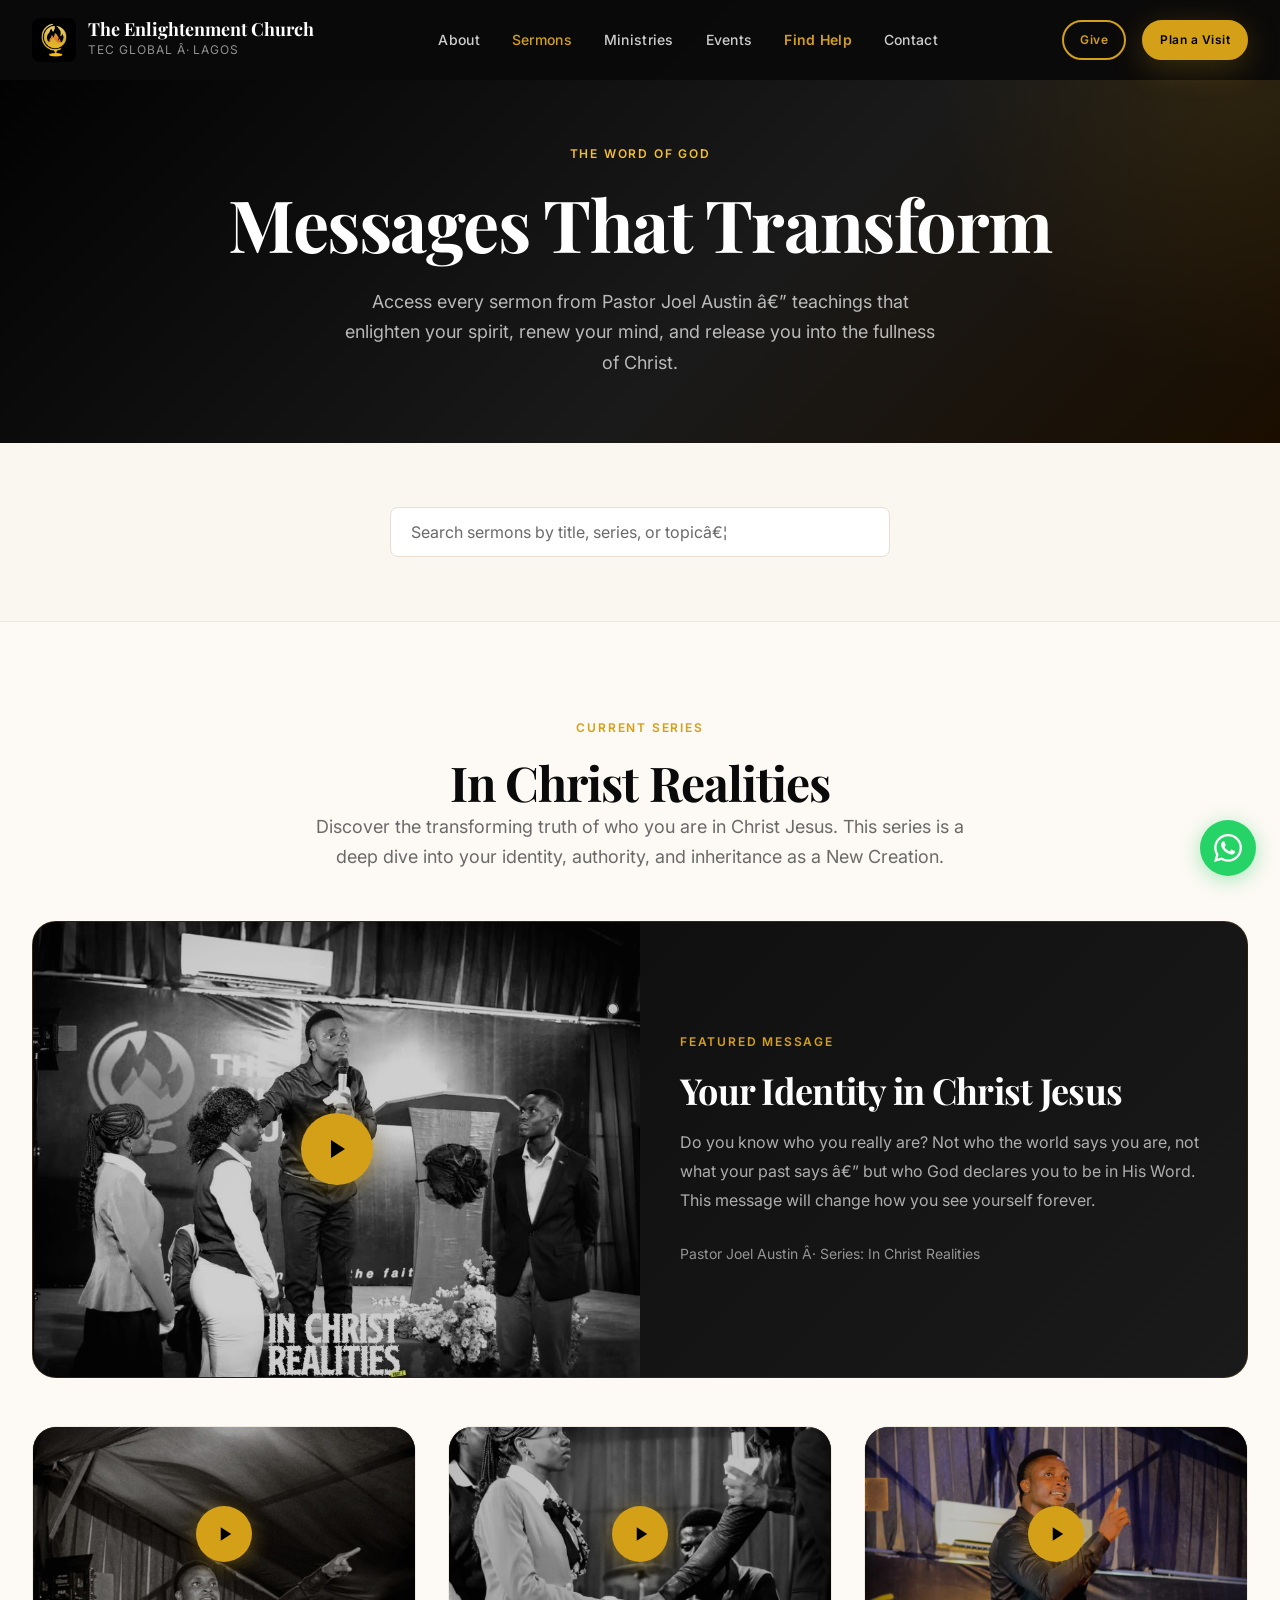
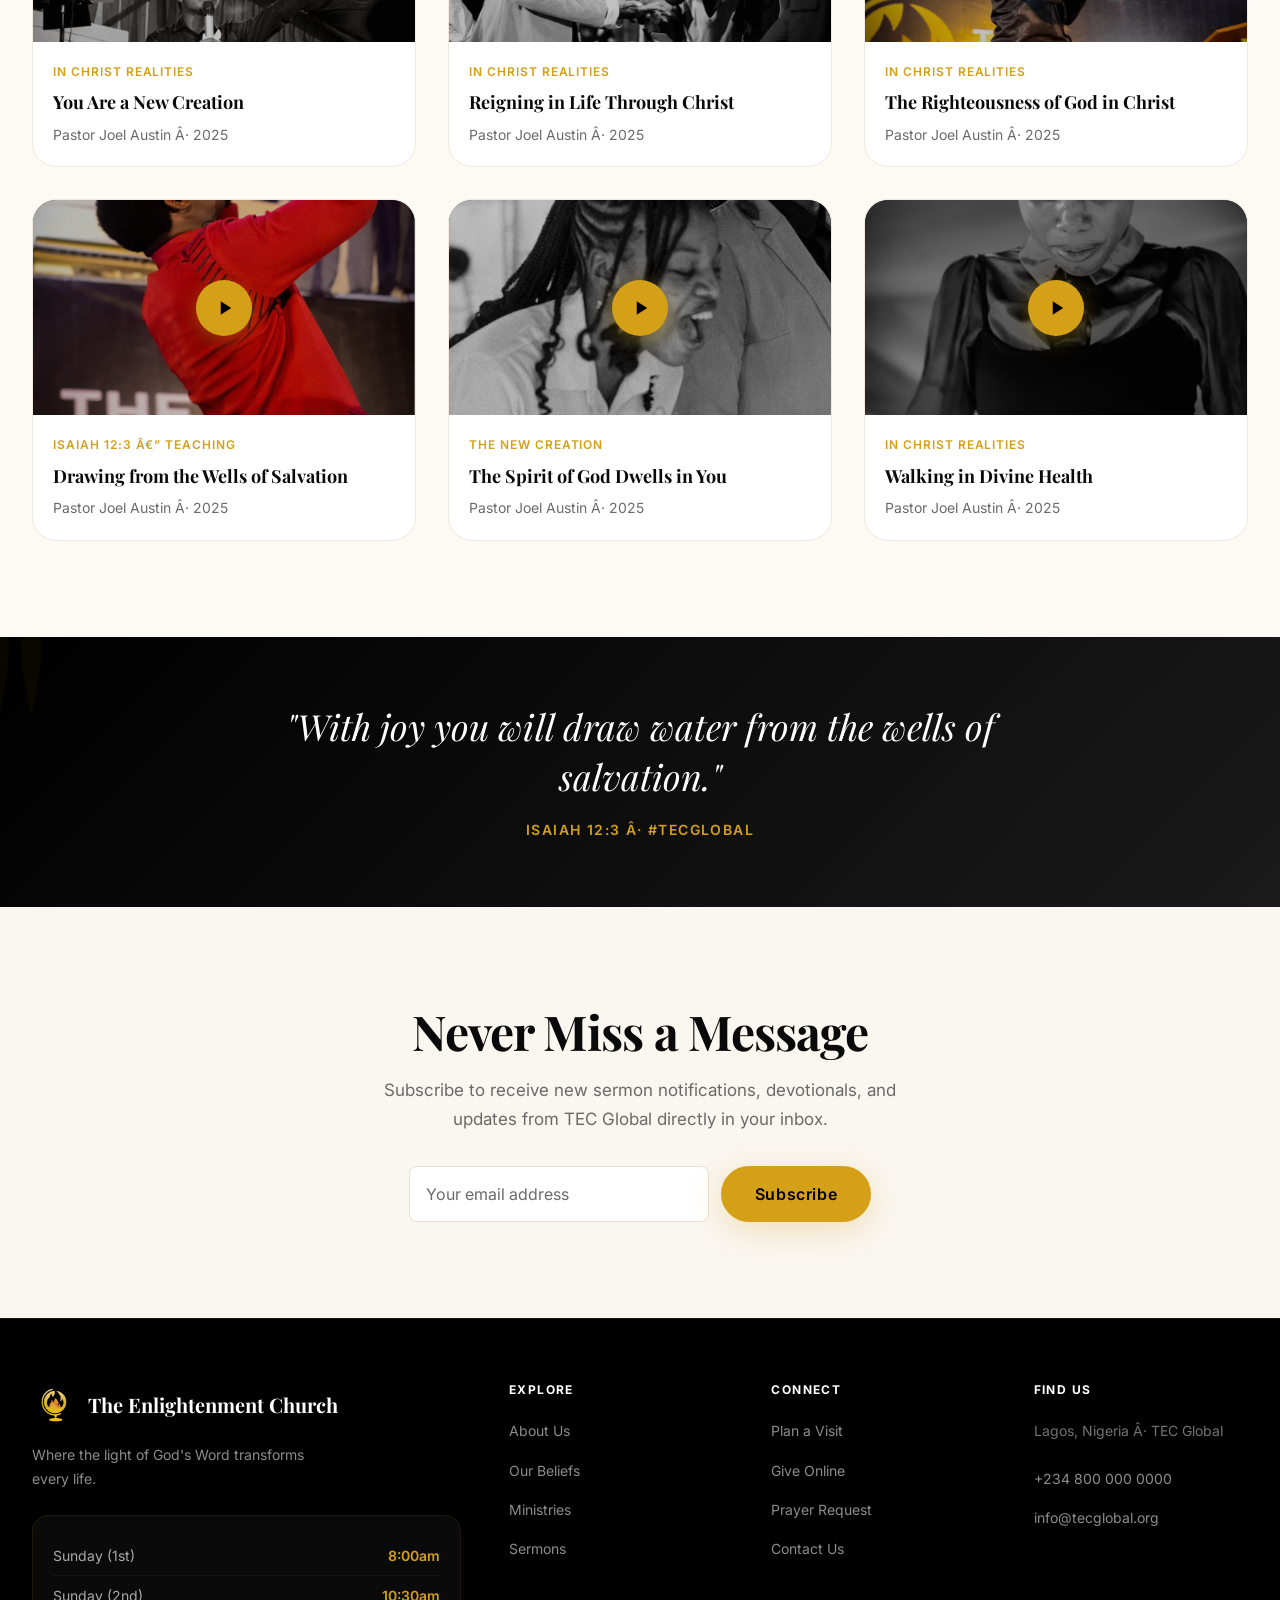
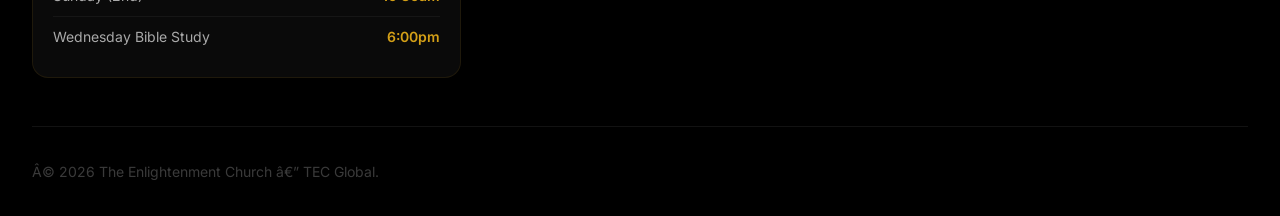
<file: sermons.html>
﻿<!DOCTYPE html>
<html lang="en">
<head>
  <meta charset="UTF-8" />
  <meta name="viewport" content="width=device-width, initial-scale=1.0" />
  <meta name="description" content="Watch and listen to sermons by Pastor Joel Austin â€” The Enlightenment Church (TEC Global), Lagos, Nigeria." />
  <title>Sermons â€” The Enlightenment Church | TEC Global</title>
    <link rel="icon" href="images/logo.jpg" type="image/jpeg" />
  <link rel="apple-touch-icon" href="images/logo.jpg" />
  <link rel="preconnect" href="https://fonts.googleapis.com" />
    <link rel="icon" href="images/logo.jpg" type="image/jpeg" />
  <link rel="apple-touch-icon" href="images/logo.jpg" />
  <link rel="preconnect" href="https://fonts.gstatic.com" crossorigin />
  <link href="https://fonts.googleapis.com/css2?family=Playfair+Display:ital,wght@0,700;0,800;1,700&family=Inter:wght@400;500;600&display=swap" rel="stylesheet" />
  <link rel="stylesheet" href="css/style.css" />
</head>
<body>

  <nav class="nav" id="main-nav" data-transparent="true" style="background:rgba(10,10,10,0.95);">
    <div class="nav__inner">
      <a href="index.html" class="nav__logo">
        <img src="images/logo.jpg" alt="TEC Global Logo" class="nav__logo-img" />
        <div><div class="nav__logo-text">The Enlightenment Church</div><div class="nav__logo-sub">TEC Global Â· Lagos</div></div>
      </a>
      <ul class="nav__links">
        <li><a href="about.html" class="nav__link">About</a></li>
        <li><a href="sermons.html" class="nav__link nav__link--active">Sermons</a></li>
        <li><a href="ministries.html" class="nav__link">Ministries</a></li>
        <li><a href="events.html" class="nav__link">Events</a></li>
        <li><a href="find-help.html" class="nav__link nav__link--find-help">Find Help</a></li>
        <li><a href="contact.html" class="nav__link">Contact</a></li>
      </ul>
      <div class="nav__actions">
        <a href="give.html" class="btn btn--gold-outline btn--sm">Give</a>
        <a href="plan-visit.html" class="btn btn--primary btn--sm">Plan a Visit</a>
        <button class="nav__menu-btn" id="menu-btn"><span></span><span></span><span></span></button>
      </div>
    </div>
  </nav>
  <div class="mobile-nav" id="mobile-nav">
    <button class="mobile-nav__close" id="mobile-nav-close">âœ•</button>
    <ul class="mobile-nav__links">
      <li><a href="index.html" class="mobile-nav__link">Home</a></li>
      <li><a href="about.html" class="mobile-nav__link">About</a></li>
      <li><a href="sermons.html" class="mobile-nav__link">Sermons</a></li>
      <li><a href="ministries.html" class="mobile-nav__link">Ministries</a></li>
      <li><a href="events.html" class="mobile-nav__link">Events</a></li>
      <li><a href="find-help.html" class="mobile-nav__link mobile-nav__link--find-help">Find Help</a></li>
      <li><a href="plan-visit.html" class="mobile-nav__link">Plan a Visit</a></li>
      <li><a href="give.html" class="mobile-nav__link">Give</a></li>
      <li><a href="contact.html" class="mobile-nav__link">Contact</a></li>
    </ul>
  </div>

  <main>

    <div class="page-hero">
      <span class="page-hero__label">The Word of God</span>
      <h1 class="page-hero__title">Messages That Transform</h1>
      <p class="page-hero__subtitle">Access every sermon from Pastor Joel Austin â€” teachings that enlighten your spirit, renew your mind, and release you into the fullness of Christ.</p>
    </div>

    <!-- Search -->
    <section class="section--sm" style="background:var(--color-warm); border-bottom:1px solid var(--color-border-light);">
      <div class="container">
        <div style="max-width:500px; margin:0 auto;">
          <input type="search" id="sermon-search" class="form-input" placeholder="Search sermons by title, series, or topicâ€¦" style="font-size:16px; padding:14px 20px;" />
        </div>
      </div>
    </section>

    <!-- Featured Sermon Series -->
    <section class="section section--cream">
      <div class="container">
        <div class="section-header section-header--center reveal">
          <span class="section-header__label">Current Series</span>
          <h2>In Christ Realities</h2>
          <p class="section-header__desc">Discover the transforming truth of who you are in Christ Jesus. This series is a deep dive into your identity, authority, and inheritance as a New Creation.</p>
        </div>

        <!-- Featured message -->
        <div class="reveal" style="background:linear-gradient(135deg,#0A0A0A,#1A1A1A); border-radius:24px; overflow:hidden; margin-bottom:48px; display:grid; grid-template-columns:1fr 1fr; border:1px solid rgba(212,160,23,0.15);">
          <div style="aspect-ratio:4/3; position:relative; overflow:hidden;">
            <img src="images/pastor-1.jpg" alt="In Christ Realities" style="width:100%;height:100%;object-fit:cover;opacity:0.8;" />
            <div style="position:absolute; inset:0; display:flex; align-items:center; justify-content:center;">
              <div class="sermon-card__play-btn" data-video="TECGlobal_InChrist" data-platform="youtube" style="width:72px;height:72px;cursor:pointer;">
                <svg width="24" height="24" viewBox="0 0 24 24"><polygon points="5 3 19 12 5 21 5 3"/></svg>
              </div>
            </div>
          </div>
          <div style="padding:48px 40px; display:flex; flex-direction:column; justify-content:center;">
            <span style="font-family:var(--font-label);font-size:var(--text-xs);font-weight:600;letter-spacing:0.15em;text-transform:uppercase;color:var(--color-accent);margin-bottom:16px;display:block;">Featured Message</span>
            <h2 style="color:white; font-size:clamp(1.5rem,3vw,2.25rem); margin-bottom:16px; line-height:1.2;">Your Identity in Christ Jesus</h2>
            <p style="color:rgba(255,255,255,0.65); line-height:1.8; margin-bottom:28px;">Do you know who you really are? Not who the world says you are, not what your past says â€” but who God declares you to be in His Word. This message will change how you see yourself forever.</p>
            <div style="display:flex; gap:12px; align-items:center;">
              <span style="font-size:14px; color:rgba(255,255,255,0.55);">Pastor Joel Austin Â· Series: In Christ Realities</span>
            </div>
          </div>
        </div>

        <!-- Sermon grid -->
        <div class="grid grid-3 reveal">

          <div class="sermon-card">
            <div class="sermon-card__thumb">
              <img src="images/pastor-2.jpg" alt="You Are a New Creation" style="width:100%;height:100%;object-fit:cover;" />
              <div class="sermon-card__play">
                <div class="sermon-card__play-btn" data-video="tec_newcreation" data-platform="youtube" style="cursor:pointer;">
                  <svg width="18" height="18" viewBox="0 0 24 24"><polygon points="5 3 19 12 5 21 5 3"/></svg>
                </div>
              </div>
            </div>
            <div class="sermon-card__body">
              <div class="sermon-card__series">In Christ Realities</div>
              <div class="sermon-card__title">You Are a New Creation</div>
              <div class="sermon-card__speaker">Pastor Joel Austin Â· 2025</div>
            </div>
          </div>

          <div class="sermon-card">
            <div class="sermon-card__thumb">
              <img src="images/pastor-3.jpg" alt="Reigning in Life" style="width:100%;height:100%;object-fit:cover;" />
              <div class="sermon-card__play">
                <div class="sermon-card__play-btn" data-video="tec_reigning" data-platform="youtube" style="cursor:pointer;">
                  <svg width="18" height="18" viewBox="0 0 24 24"><polygon points="5 3 19 12 5 21 5 3"/></svg>
                </div>
              </div>
            </div>
            <div class="sermon-card__body">
              <div class="sermon-card__series">In Christ Realities</div>
              <div class="sermon-card__title">Reigning in Life Through Christ</div>
              <div class="sermon-card__speaker">Pastor Joel Austin Â· 2025</div>
            </div>
          </div>

          <div class="sermon-card">
            <div class="sermon-card__thumb">
              <img src="images/pastor-4.jpg" alt="The Righteous of God" style="width:100%;height:100%;object-fit:cover;" />
              <div class="sermon-card__play">
                <div class="sermon-card__play-btn" data-video="tec_righteous" data-platform="youtube" style="cursor:pointer;">
                  <svg width="18" height="18" viewBox="0 0 24 24"><polygon points="5 3 19 12 5 21 5 3"/></svg>
                </div>
              </div>
            </div>
            <div class="sermon-card__body">
              <div class="sermon-card__series">In Christ Realities</div>
              <div class="sermon-card__title">The Righteousness of God in Christ</div>
              <div class="sermon-card__speaker">Pastor Joel Austin Â· 2025</div>
            </div>
          </div>

          <div class="sermon-card">
            <div class="sermon-card__thumb">
              <img src="images/church-1.webp" alt="Drawing from the Wells of Salvation" style="width:100%;height:100%;object-fit:cover;" />
              <div class="sermon-card__play">
                <div class="sermon-card__play-btn" data-video="tec_wells" data-platform="youtube" style="cursor:pointer;">
                  <svg width="18" height="18" viewBox="0 0 24 24"><polygon points="5 3 19 12 5 21 5 3"/></svg>
                </div>
              </div>
            </div>
            <div class="sermon-card__body">
              <div class="sermon-card__series">Isaiah 12:3 â€” Teaching</div>
              <div class="sermon-card__title">Drawing from the Wells of Salvation</div>
              <div class="sermon-card__speaker">Pastor Joel Austin Â· 2025</div>
            </div>
          </div>

          <div class="sermon-card">
            <div class="sermon-card__thumb">
              <img src="images/church-2.webp" alt="The Spirit of God in You" style="width:100%;height:100%;object-fit:cover;" />
              <div class="sermon-card__play">
                <div class="sermon-card__play-btn" data-video="tec_spirit" data-platform="youtube" style="cursor:pointer;">
                  <svg width="18" height="18" viewBox="0 0 24 24"><polygon points="5 3 19 12 5 21 5 3"/></svg>
                </div>
              </div>
            </div>
            <div class="sermon-card__body">
              <div class="sermon-card__series">The New Creation</div>
              <div class="sermon-card__title">The Spirit of God Dwells in You</div>
              <div class="sermon-card__speaker">Pastor Joel Austin Â· 2025</div>
            </div>
          </div>

          <div class="sermon-card">
            <div class="sermon-card__thumb">
              <img src="images/church-3.webp" alt="Walking in Divine Health" style="width:100%;height:100%;object-fit:cover;" />
              <div class="sermon-card__play">
                <div class="sermon-card__play-btn" data-video="tec_health" data-platform="youtube" style="cursor:pointer;">
                  <svg width="18" height="18" viewBox="0 0 24 24"><polygon points="5 3 19 12 5 21 5 3"/></svg>
                </div>
              </div>
            </div>
            <div class="sermon-card__body">
              <div class="sermon-card__series">In Christ Realities</div>
              <div class="sermon-card__title">Walking in Divine Health</div>
              <div class="sermon-card__speaker">Pastor Joel Austin Â· 2025</div>
            </div>
          </div>

        </div>
      </div>
    </section>

    <!-- Scripture Banner -->
    <div class="scripture-banner">
      <p class="scripture-banner__text">"With joy you will draw water from the wells of salvation."</p>
      <p class="scripture-banner__ref">Isaiah 12:3 Â· #TECGlobal</p>
    </div>

    <!-- Subscribe CTA -->
    <section class="section section--warm" style="text-align:center;">
      <div class="container reveal">
        <div style="max-width:560px; margin:0 auto;">
          <h2 style="margin-bottom:16px;">Never Miss a Message</h2>
          <p style="font-size:17px; color:var(--color-muted); margin-bottom:32px; line-height:1.7;">Subscribe to receive new sermon notifications, devotionals, and updates from TEC Global directly in your inbox.</p>
          <form id="newsletter-form" style="display:flex; gap:12px; flex-wrap:wrap; justify-content:center;">
            <input type="email" class="form-input" placeholder="Your email address" required style="max-width:300px; flex:1;" />
            <button type="submit" class="btn btn--primary btn--lg">Subscribe</button>
          </form>
        </div>
      </div>
    </section>

  </main>

  <footer class="footer">
    <div class="container">
      <div class="footer__grid">
        <div class="footer__brand">
          <a href="index.html" class="footer__logo"><img src="images/logo.jpg" alt="TEC Global" class="footer__logo-img" /><span class="footer__logo-name">The Enlightenment Church</span></a>
          <p class="footer__tagline">Where the light of God's Word transforms every life.</p>
          <div class="footer__service-times">
            <div class="footer__service-time"><span>Sunday (1st)</span><span>8:00am</span></div>
            <div class="footer__service-time"><span>Sunday (2nd)</span><span>10:30am</span></div>
            <div class="footer__service-time"><span>Wednesday Bible Study</span><span>6:00pm</span></div>
          </div>
        </div>
        <div><h4 class="footer__col-title">Explore</h4><ul class="footer__links"><li><a href="about.html" class="footer__link">About Us</a></li><li><a href="beliefs.html" class="footer__link">Our Beliefs</a></li><li><a href="ministries.html" class="footer__link">Ministries</a></li><li><a href="sermons.html" class="footer__link">Sermons</a></li></ul></div>
        <div><h4 class="footer__col-title">Connect</h4><ul class="footer__links"><li><a href="plan-visit.html" class="footer__link">Plan a Visit</a></li><li><a href="give.html" class="footer__link">Give Online</a></li><li><a href="contact.html#prayer" class="footer__link">Prayer Request</a></li><li><a href="contact.html" class="footer__link">Contact Us</a></li></ul></div>
        <div><h4 class="footer__col-title">Find Us</h4><ul class="footer__links"><li><span class="footer__link" style="cursor:default;color:rgba(255,255,255,0.45);">Lagos, Nigeria Â· TEC Global</span></li><li style="margin-top:8px;"><a href="tel:+2348000000000" class="footer__link">+234 800 000 0000</a></li><li><a href="mailto:info@tecglobal.org" class="footer__link">info@tecglobal.org</a></li></ul></div>
      </div>
      <div class="footer__bottom"><p>Â© 2026 The Enlightenment Church â€” TEC Global.</p></div>
    </div>
  </footer>

  <a href="https://wa.me/2348000000000" class="whatsapp-float" target="_blank" rel="noopener" aria-label="WhatsApp">
    <svg viewBox="0 0 24 24"><path d="M17.472 14.382c-.297-.149-1.758-.867-2.03-.967-.273-.099-.471-.148-.67.15-.197.297-.767.966-.94 1.164-.173.199-.347.223-.644.075-.297-.15-1.255-.463-2.39-1.475-.883-.788-1.48-1.761-1.653-2.059-.173-.297-.018-.458.13-.606.134-.133.298-.347.446-.52.149-.174.198-.298.298-.497.099-.198.05-.371-.025-.52-.075-.149-.669-1.612-.916-2.207-.242-.579-.487-.5-.669-.51-.173-.008-.371-.01-.57-.01-.198 0-.52.074-.792.372-.272.297-1.04 1.016-1.04 2.479 0 1.462 1.065 2.875 1.213 3.074.149.198 2.096 3.2 5.077 4.487.709.306 1.262.489 1.694.625.712.227 1.36.195 1.871.118.571-.085 1.758-.719 2.006-1.413.248-.694.248-1.289.173-1.413-.074-.124-.272-.198-.57-.347m-5.421 7.403h-.004a9.87 9.87 0 01-5.031-1.378l-.361-.214-3.741.982.998-3.648-.235-.374a9.86 9.86 0 01-1.51-5.26c.001-5.45 4.436-9.884 9.888-9.884 2.64 0 5.122 1.03 6.988 2.898a9.825 9.825 0 012.893 6.994c-.003 5.45-4.437 9.884-9.885 9.884m8.413-18.297A11.815 11.815 0 0012.05 0C5.495 0 .16 5.335.157 11.892c0 2.096.547 4.142 1.588 5.945L.057 24l6.305-1.654a11.882 11.882 0 005.683 1.448h.005c6.554 0 11.89-5.335 11.893-11.893a11.821 11.821 0 00-3.48-8.413z" fill="white"/></svg>
  </a>
  <script src="js/main.js"></script>
</body>
</html>
</file>
<file: css/style.css>
/* ==========================================================================
   THE ENLIGHTENMENT CHURCH — MASTER STYLESHEET
   Brand: Black · Gold · Flame Orange
   ========================================================================== */

/* --------------------------------------------------------------------------
   1. DESIGN TOKENS
   -------------------------------------------------------------------------- */
:root {
  /* TEC Global Brand — Black & Gold */
  --color-primary:       #0A0A0A;
  --color-primary-dark:  #000000;
  --color-primary-light: #1A1A1A;
  --color-accent:        #D4A017;
  --color-accent-light:  #F0C030;
  --color-accent-subtle: #FFF3CC;
  --color-flame:         #E07020;
  --color-flame-light:   #FF8C42;

  /* Neutrals */
  --color-warm:          #FAF6F0;
  --color-cream:         #FDF9F4;
  --color-white:         #FFFFFF;
  --color-text:          #1A1A1A;
  --color-text-soft:     #3A3A3A;
  --color-muted:         #6A6A6A;
  --color-border:        #E8DFD0;
  --color-border-light:  #F0EBE0;

  /* Emotional UI Colors */
  --color-calm:          #4A7FA5;
  --color-hope:          #7BA05B;
  --color-gentle:        #9E7BB5;

  /* Typography */
  --font-heading: 'Playfair Display', Georgia, serif;
  --font-body:    'Inter', -apple-system, BlinkMacSystemFont, sans-serif;
  --font-label:   'Inter', sans-serif;

  /* Type Scale */
  --text-xs:   0.75rem;
  --text-sm:   0.875rem;
  --text-base: 1rem;
  --text-lg:   1.125rem;
  --text-xl:   1.25rem;
  --text-2xl:  1.5rem;
  --text-3xl:  1.875rem;
  --text-4xl:  2.25rem;
  --text-5xl:  3rem;
  --text-6xl:  3.75rem;
  --text-7xl:  4.5rem;

  /* Spacing */
  --space-1:  0.25rem;
  --space-2:  0.5rem;
  --space-3:  0.75rem;
  --space-4:  1rem;
  --space-5:  1.25rem;
  --space-6:  1.5rem;
  --space-8:  2rem;
  --space-10: 2.5rem;
  --space-12: 3rem;
  --space-16: 4rem;
  --space-20: 5rem;
  --space-24: 6rem;
  --space-32: 8rem;
  --space-40: 10rem;

  /* Border Radius */
  --radius-sm:   4px;
  --radius-md:   8px;
  --radius-lg:   16px;
  --radius-xl:   24px;
  --radius-2xl:  32px;
  --radius-full: 9999px;

  /* Shadows */
  --shadow-sm:   0 1px 3px rgba(0,0,0,0.10), 0 1px 2px rgba(0,0,0,0.06);
  --shadow-md:   0 4px 16px rgba(0,0,0,0.12), 0 2px 6px rgba(0,0,0,0.08);
  --shadow-lg:   0 10px 40px rgba(0,0,0,0.16), 0 4px 16px rgba(0,0,0,0.10);
  --shadow-xl:   0 20px 60px rgba(0,0,0,0.20), 0 8px 24px rgba(0,0,0,0.12);
  --shadow-gold: 0 8px 32px rgba(212, 160, 23, 0.25);

  /* Transitions */
  --transition-fast:   150ms ease;
  --transition-base:   250ms ease;
  --transition-slow:   400ms ease;
  --transition-smooth: 600ms cubic-bezier(0.4, 0, 0.2, 1);

  /* Layout */
  --max-width:       1280px;
  --content-width:   900px;
  --nav-height:      80px;
  --section-padding: var(--space-24) var(--space-8);
}

/* --------------------------------------------------------------------------
   2. RESET & BASE
   -------------------------------------------------------------------------- */
*, *::before, *::after { box-sizing: border-box; margin: 0; padding: 0; }

html {
  font-size: 16px;
  scroll-behavior: smooth;
  -webkit-font-smoothing: antialiased;
  -moz-osx-font-smoothing: grayscale;
  text-rendering: optimizeLegibility;
  overflow-x: hidden;
  max-width: 100vw;
}

body {
  font-family: var(--font-body);
  font-size: var(--text-base);
  color: var(--color-text);
  background-color: var(--color-white);
  line-height: 1.7;
  overflow-x: hidden;
}

img { max-width: 100%; height: auto; display: block; }
a { color: inherit; text-decoration: none; }
ul, ol { list-style: none; }
button { font-family: inherit; cursor: pointer; border: none; background: none; }
input, textarea, select { font-family: inherit; font-size: inherit; }

/* --------------------------------------------------------------------------
   3. TYPOGRAPHY
   -------------------------------------------------------------------------- */
h1, h2, h3, h4, h5, h6 {
  font-family: var(--font-heading);
  font-weight: 700;
  line-height: 1.2;
  color: var(--color-primary);
  letter-spacing: -0.02em;
}

h1 { font-size: clamp(var(--text-4xl), 6vw, var(--text-7xl)); }
h2 { font-size: clamp(var(--text-3xl), 4vw, var(--text-5xl)); }
h3 { font-size: clamp(var(--text-2xl), 3vw, var(--text-3xl)); }
h4 { font-size: var(--text-xl); }
h5 { font-size: var(--text-lg); }
h6 { font-size: var(--text-base); }

p { color: var(--color-text-soft); line-height: 1.8; }

.text-lead {
  font-size: var(--text-xl);
  color: var(--color-text-soft);
  line-height: 1.7;
}

.text-label {
  font-family: var(--font-label);
  font-size: var(--text-xs);
  font-weight: 600;
  letter-spacing: 0.12em;
  text-transform: uppercase;
  color: var(--color-accent);
}

blockquote {
  font-family: var(--font-heading);
  font-size: var(--text-2xl);
  font-style: italic;
  color: var(--color-primary);
  line-height: 1.5;
  border-left: 3px solid var(--color-accent);
  padding-left: var(--space-6);
}

/* --------------------------------------------------------------------------
   4. LAYOUT UTILITIES
   -------------------------------------------------------------------------- */
.container {
  width: 100%;
  max-width: var(--max-width);
  margin-left: auto;
  margin-right: auto;
  padding-left: var(--space-8);
  padding-right: var(--space-8);
}

.container--narrow { max-width: var(--content-width); }
.container--wide   { max-width: 1440px; }

.section    { padding: var(--space-24) 0; }
.section--lg { padding: var(--space-32) 0; }
.section--sm { padding: var(--space-16) 0; }

.section--warm  { background-color: var(--color-warm); }
.section--cream { background-color: var(--color-cream); }
.section--dark  { background-color: var(--color-primary); color: var(--color-white); }

.section--dark h1,
.section--dark h2,
.section--dark h3,
.section--dark h4 { color: var(--color-white); }

.section--dark p { color: rgba(255,255,255,0.75); }

.grid   { display: grid; gap: var(--space-8); }
.grid-2 { grid-template-columns: repeat(2, 1fr); }
.grid-3 { grid-template-columns: repeat(3, 1fr); }
.grid-4 { grid-template-columns: repeat(4, 1fr); }

.flex         { display: flex; }
.flex-center  { display: flex; align-items: center; justify-content: center; }
.flex-between { display: flex; align-items: center; justify-content: space-between; }
.flex-col     { display: flex; flex-direction: column; }

.text-center { text-align: center; }
.text-left   { text-align: left; }
.text-right  { text-align: right; }

.gap-2 { gap: var(--space-2); }
.gap-4 { gap: var(--space-4); }
.gap-6 { gap: var(--space-6); }
.gap-8 { gap: var(--space-8); }

/* --------------------------------------------------------------------------
   5. NAVIGATION
   -------------------------------------------------------------------------- */
.nav {
  position: fixed;
  top: 0; left: 0; right: 0;
  z-index: 1000;
  height: var(--nav-height);
  display: flex;
  align-items: center;
  transition: background var(--transition-slow), box-shadow var(--transition-slow);
}

.nav--transparent { background: transparent; }

.nav--scrolled {
  background: rgba(10, 10, 10, 0.97);
  backdrop-filter: blur(16px);
  -webkit-backdrop-filter: blur(16px);
  box-shadow: 0 1px 0 rgba(255,255,255,0.06);
}

.nav__inner {
  width: 100%;
  max-width: var(--max-width);
  margin: 0 auto;
  padding: 0 var(--space-8);
  display: flex;
  align-items: center;
  justify-content: space-between;
}

.nav__logo {
  display: flex;
  align-items: center;
  gap: var(--space-3);
  text-decoration: none;
}

.nav__logo-img {
  width: 44px;
  height: 44px;
  border-radius: var(--radius-md);
  object-fit: cover;
}

.nav__logo-text {
  font-family: var(--font-heading);
  font-size: var(--text-lg);
  font-weight: 700;
  color: white;
  line-height: 1.1;
}

.nav__logo-sub {
  font-family: var(--font-body);
  font-size: var(--text-xs);
  color: rgba(255,255,255,0.55);
  font-weight: 400;
  letter-spacing: 0.08em;
  text-transform: uppercase;
}

.nav__links {
  display: flex;
  align-items: center;
  gap: var(--space-8);
}

.nav__link {
  font-size: var(--text-sm);
  font-weight: 500;
  color: rgba(255,255,255,0.80);
  letter-spacing: 0.02em;
  transition: color var(--transition-fast);
  position: relative;
}

.nav__link:hover,
.nav__link--active { color: var(--color-accent); }

.nav__link--find-help {
  color: var(--color-accent) !important;
  font-weight: 600;
}

.nav__actions {
  display: flex;
  align-items: center;
  gap: var(--space-4);
}

.nav__menu-btn {
  display: none;
  flex-direction: column;
  gap: 5px;
  padding: var(--space-2);
  cursor: pointer;
}

.nav__menu-btn span {
  display: block;
  width: 24px;
  height: 2px;
  background: white;
  transition: transform var(--transition-base), opacity var(--transition-fast);
  border-radius: 2px;
}

/* Mobile Nav Overlay */
.mobile-nav {
  position: fixed;
  inset: 0;
  z-index: 999;
  background: var(--color-primary-dark);
  display: flex;
  flex-direction: column;
  align-items: center;
  justify-content: center;
  opacity: 0;
  pointer-events: none;
  transition: opacity var(--transition-smooth);
}

.mobile-nav--open {
  opacity: 1;
  pointer-events: all;
}

.mobile-nav__close {
  position: absolute;
  top: var(--space-6);
  right: var(--space-8);
  color: white;
  font-size: var(--text-2xl);
  cursor: pointer;
}

.mobile-nav__links {
  display: flex;
  flex-direction: column;
  align-items: center;
  gap: var(--space-6);
  text-align: center;
}

.mobile-nav__link {
  font-family: var(--font-heading);
  font-size: clamp(var(--text-2xl), 5vw, var(--text-3xl));
  color: rgba(255,255,255,0.80);
  font-weight: 700;
  transition: color var(--transition-fast);
}

.mobile-nav__link:hover { color: var(--color-accent); }
.mobile-nav__link--find-help { color: var(--color-accent-light); }

/* --------------------------------------------------------------------------
   6. BUTTONS & CTAs
   -------------------------------------------------------------------------- */
.btn {
  display: inline-flex;
  align-items: center;
  justify-content: center;
  gap: var(--space-2);
  font-family: var(--font-body);
  font-size: var(--text-sm);
  font-weight: 600;
  letter-spacing: 0.04em;
  padding: var(--space-3) var(--space-6);
  border-radius: var(--radius-full);
  transition: all var(--transition-base);
  cursor: pointer;
  border: 2px solid transparent;
  text-decoration: none;
  white-space: nowrap;
}

.btn--primary {
  background: var(--color-accent);
  color: var(--color-primary-dark);
  border-color: var(--color-accent);
  box-shadow: var(--shadow-gold);
}

.btn--primary:hover {
  background: var(--color-accent-light);
  border-color: var(--color-accent-light);
  transform: translateY(-1px);
  box-shadow: 0 12px 40px rgba(212, 160, 23, 0.35);
}

.btn--secondary {
  background: transparent;
  color: var(--color-primary);
  border-color: var(--color-primary);
}

.btn--secondary:hover {
  background: var(--color-primary);
  color: white;
  transform: translateY(-1px);
}

/* Secondary on dark background */
.btn--secondary-light {
  background: transparent;
  color: white;
  border-color: rgba(255,255,255,0.4);
}

.btn--secondary-light:hover {
  background: rgba(255,255,255,0.1);
  border-color: white;
}

.btn--ghost {
  background: transparent;
  color: white;
  border-color: rgba(255,255,255,0.5);
}

.btn--ghost:hover {
  background: rgba(255,255,255,0.1);
  border-color: white;
}

.btn--white {
  background: white;
  color: var(--color-primary);
  border-color: white;
}

.btn--white:hover {
  background: var(--color-warm);
  transform: translateY(-1px);
}

.btn--gold-outline {
  background: transparent;
  color: var(--color-accent);
  border-color: var(--color-accent);
}

.btn--gold-outline:hover {
  background: var(--color-accent);
  color: black;
  transform: translateY(-1px);
}

.btn--lg  { font-size: var(--text-base); padding: var(--space-4) var(--space-8); }
.btn--sm  { font-size: var(--text-xs); padding: var(--space-2) var(--space-4); }
.btn--full { width: 100%; }

.btn svg { width: 18px; height: 18px; flex-shrink: 0; }

/* WhatsApp float */
.whatsapp-float {
  position: fixed;
  bottom: var(--space-6);
  right: var(--space-6);
  z-index: 900;
  width: 56px;
  height: 56px;
  background: #25D366;
  border-radius: var(--radius-full);
  display: flex;
  align-items: center;
  justify-content: center;
  box-shadow: 0 4px 20px rgba(37, 211, 102, 0.4);
  transition: transform var(--transition-base), box-shadow var(--transition-base);
}

.whatsapp-float:hover {
  transform: scale(1.1);
  box-shadow: 0 8px 32px rgba(37, 211, 102, 0.5);
}

.whatsapp-float svg { width: 28px; height: 28px; fill: white; }

/* --------------------------------------------------------------------------
   7. HERO SECTIONS
   -------------------------------------------------------------------------- */
.hero {
  position: relative;
  min-height: 100vh;
  display: flex;
  align-items: center;
  overflow: hidden;
}

.hero__bg {
  position: absolute;
  inset: 0;
  background-size: cover;
  background-position: center;
  background-repeat: no-repeat;
}

.hero__bg::after {
  content: '';
  position: absolute;
  inset: 0;
  background: linear-gradient(
    135deg,
    rgba(0, 0, 0, 0.88) 0%,
    rgba(10, 10, 10, 0.65) 50%,
    rgba(212, 160, 23, 0.12) 100%
  );
}

.hero__bg--gradient {
  background: linear-gradient(135deg, #000000 0%, #1A1A1A 60%, #2A1800 100%);
}

.hero__bg--gradient::after { background: none; }

.hero__content {
  position: relative;
  z-index: 2;
  width: 100%;
  max-width: var(--max-width);
  margin: 0 auto;
  padding: calc(var(--nav-height) + var(--space-16)) var(--space-8) var(--space-16);
}

.hero__label {
  font-family: var(--font-label);
  font-size: var(--text-xs);
  font-weight: 600;
  letter-spacing: 0.18em;
  text-transform: uppercase;
  color: var(--color-accent-light);
  margin-bottom: var(--space-4);
  display: block;
}

.hero__title {
  font-family: var(--font-heading);
  font-size: clamp(var(--text-4xl), 6vw, var(--text-7xl));
  font-weight: 700;
  color: white;
  line-height: 1.1;
  letter-spacing: -0.03em;
  margin-bottom: var(--space-6);
  max-width: 820px;
}

.hero__title span { color: var(--color-accent-light); display: block; }

.hero__subtitle {
  font-size: var(--text-lg);
  color: rgba(255,255,255,0.75);
  line-height: 1.7;
  margin-bottom: var(--space-10);
  max-width: 560px;
}

.hero__actions {
  display: flex;
  flex-wrap: wrap;
  gap: var(--space-4);
  align-items: center;
}

.hero__scroll {
  position: absolute;
  bottom: var(--space-8);
  left: 50%;
  transform: translateX(-50%);
  z-index: 2;
  display: flex;
  flex-direction: column;
  align-items: center;
  gap: var(--space-2);
  color: rgba(255,255,255,0.45);
  font-size: var(--text-xs);
  letter-spacing: 0.1em;
  text-transform: uppercase;
  animation: scrollBounce 2s ease-in-out infinite;
}

.hero__scroll-line {
  width: 1px;
  height: 48px;
  background: linear-gradient(to bottom, rgba(212,160,23,0.6), transparent);
}

@keyframes scrollBounce {
  0%, 100% { transform: translateX(-50%) translateY(0); }
  50%       { transform: translateX(-50%) translateY(6px); }
}

/* Service bar */
.service-bar {
  background: rgba(0,0,0,0.55);
  backdrop-filter: blur(8px);
  border-top: 1px solid rgba(212,160,23,0.20);
  padding: var(--space-4) var(--space-8);
  position: relative;
  z-index: 2;
}

.service-bar__inner {
  max-width: var(--max-width);
  margin: 0 auto;
  display: flex;
  flex-wrap: wrap;
  align-items: center;
  justify-content: center;
  gap: var(--space-8);
}

.service-bar__item {
  display: flex;
  align-items: center;
  gap: var(--space-3);
  color: rgba(255,255,255,0.85);
  font-size: var(--text-sm);
}

.service-bar__dot {
  width: 6px;
  height: 6px;
  border-radius: var(--radius-full);
  background: var(--color-accent);
  flex-shrink: 0;
}

/* Page hero (inner pages) */
.page-hero {
  padding: calc(var(--nav-height) + var(--space-16)) var(--space-8) var(--space-16);
  background: linear-gradient(135deg, #000000 0%, #1A1A1A 60%, #1A0E00 100%);
  text-align: center;
  position: relative;
  overflow: hidden;
}

.page-hero::before {
  content: '';
  position: absolute;
  top: -50%;
  right: -20%;
  width: 600px;
  height: 600px;
  background: radial-gradient(circle, rgba(212,160,23,0.10) 0%, transparent 70%);
  pointer-events: none;
}

.page-hero__label {
  font-family: var(--font-label);
  font-size: var(--text-xs);
  font-weight: 600;
  letter-spacing: 0.15em;
  text-transform: uppercase;
  color: var(--color-accent-light);
  margin-bottom: var(--space-4);
  display: block;
}

.page-hero__title  { color: white; margin-bottom: var(--space-5); }

.page-hero__subtitle {
  color: rgba(255,255,255,0.70);
  font-size: var(--text-lg);
  max-width: 600px;
  margin: 0 auto;
  line-height: 1.7;
}

/* --------------------------------------------------------------------------
   8. SECTION HEADERS
   -------------------------------------------------------------------------- */
.section-header { margin-bottom: var(--space-12); }

.section-header--center {
  text-align: center;
  max-width: 680px;
  margin-left: auto;
  margin-right: auto;
}

.section-header__label {
  display: block;
  font-family: var(--font-label);
  font-size: var(--text-xs);
  font-weight: 600;
  letter-spacing: 0.15em;
  text-transform: uppercase;
  color: var(--color-accent);
  margin-bottom: var(--space-4);
}

.section-header__title  { margin-bottom: var(--space-5); }
.section-header__desc   { font-size: var(--text-lg); color: var(--color-muted); line-height: 1.7; }

/* --------------------------------------------------------------------------
   9. CARDS
   -------------------------------------------------------------------------- */
.card {
  background: white;
  border-radius: var(--radius-xl);
  overflow: hidden;
  transition: transform var(--transition-base), box-shadow var(--transition-base);
  border: 1px solid var(--color-border-light);
}

.card:hover { transform: translateY(-4px); box-shadow: var(--shadow-lg); }

.card__body  { padding: var(--space-6); }
.card__label {
  font-family: var(--font-label);
  font-size: var(--text-xs);
  font-weight: 600;
  letter-spacing: 0.1em;
  text-transform: uppercase;
  color: var(--color-accent);
  margin-bottom: var(--space-2);
  display: block;
}
.card__title {
  font-size: var(--text-xl);
  font-family: var(--font-heading);
  font-weight: 700;
  color: var(--color-primary);
  margin-bottom: var(--space-3);
  line-height: 1.3;
}
.card__text { font-size: var(--text-sm); color: var(--color-muted); line-height: 1.7; margin-bottom: var(--space-5); }

/* Sermon Card */
.sermon-card {
  background: white;
  border-radius: var(--radius-xl);
  overflow: hidden;
  border: 1px solid var(--color-border-light);
  transition: transform var(--transition-base), box-shadow var(--transition-base);
}

.sermon-card:hover { transform: translateY(-4px); box-shadow: var(--shadow-lg); }

.sermon-card__thumb {
  position: relative;
  aspect-ratio: 16/9;
  background: var(--color-primary);
  overflow: hidden;
}

.sermon-card__thumb img {
  width: 100%; height: 100%; object-fit: cover; opacity: 0.75;
  transition: opacity var(--transition-base);
}

.sermon-card:hover .sermon-card__thumb img { opacity: 0.95; }

.sermon-card__play {
  position: absolute; inset: 0;
  display: flex; align-items: center; justify-content: center; z-index: 2;
}

.sermon-card__play-btn {
  width: 56px; height: 56px;
  background: var(--color-accent);
  border-radius: var(--radius-full);
  display: flex; align-items: center; justify-content: center;
  transition: transform var(--transition-base), background var(--transition-base);
  box-shadow: 0 4px 20px rgba(212,160,23,0.4);
  cursor: pointer;
}

.sermon-card:hover .sermon-card__play-btn { transform: scale(1.1); background: var(--color-accent-light); }
.sermon-card__play-btn svg { fill: black; margin-left: 3px; }

.sermon-card__body  { padding: var(--space-5); }
.sermon-card__series {
  font-size: var(--text-xs); color: var(--color-accent); font-weight: 600;
  letter-spacing: 0.08em; text-transform: uppercase; margin-bottom: var(--space-2);
}
.sermon-card__title { font-family: var(--font-heading); font-size: var(--text-lg); color: var(--color-primary); font-weight: 700; margin-bottom: var(--space-2); line-height: 1.35; }
.sermon-card__speaker { font-size: var(--text-sm); color: var(--color-muted); }

/* Help Card */
.help-card {
  position: relative;
  border-radius: var(--radius-xl);
  overflow: hidden;
  cursor: pointer;
  aspect-ratio: 4/5;
  display: flex;
  flex-direction: column;
  justify-content: flex-end;
  transition: transform var(--transition-base), box-shadow var(--transition-base);
}

.help-card:hover { transform: translateY(-6px); box-shadow: var(--shadow-xl); }

.help-card__bg {
  position: absolute; inset: 0;
  background-size: cover; background-position: center;
  transition: transform var(--transition-smooth);
}

.help-card:hover .help-card__bg { transform: scale(1.04); }

.help-card__overlay {
  position: absolute; inset: 0;
  background: linear-gradient(to top, rgba(0,0,0,0.92) 0%, rgba(0,0,0,0.4) 50%, transparent 100%);
}

.help-card__content { position: relative; z-index: 2; padding: var(--space-6); }
.help-card__icon    { font-size: var(--text-2xl); margin-bottom: var(--space-3); display: block; }
.help-card__title   { font-family: var(--font-heading); font-size: var(--text-xl); color: white; font-weight: 700; margin-bottom: var(--space-2); line-height: 1.25; }
.help-card__sub     { font-size: var(--text-sm); color: rgba(255,255,255,0.7); line-height: 1.5; }

.help-card__arrow {
  width: 36px; height: 36px;
  border-radius: var(--radius-full);
  border: 1.5px solid rgba(255,255,255,0.4);
  display: flex; align-items: center; justify-content: center;
  margin-top: var(--space-4);
  transition: background var(--transition-base), border-color var(--transition-base);
}

.help-card:hover .help-card__arrow { background: var(--color-accent); border-color: var(--color-accent); }
.help-card__arrow svg { width: 16px; height: 16px; stroke: white; fill: none; }

/* Ministry Card */
.ministry-card {
  background: white;
  border-radius: var(--radius-xl);
  padding: var(--space-8);
  border: 1px solid var(--color-border-light);
  transition: all var(--transition-base);
  position: relative;
  overflow: hidden;
}

.ministry-card::before {
  content: '';
  position: absolute;
  top: 0; left: 0; right: 0;
  height: 3px;
  background: linear-gradient(90deg, var(--color-accent), var(--color-flame));
  transform: scaleX(0);
  transform-origin: left;
  transition: transform var(--transition-smooth);
}

.ministry-card:hover::before { transform: scaleX(1); }
.ministry-card:hover         { transform: translateY(-4px); box-shadow: var(--shadow-lg); }

.ministry-card__icon {
  width: 56px; height: 56px;
  border-radius: var(--radius-lg);
  background: var(--color-accent-subtle);
  display: flex; align-items: center; justify-content: center;
  font-size: var(--text-2xl);
  margin-bottom: var(--space-5);
}

.ministry-card__title { font-family: var(--font-heading); font-size: var(--text-xl); color: var(--color-primary); margin-bottom: var(--space-3); }
.ministry-card__desc  { font-size: var(--text-sm); color: var(--color-muted); line-height: 1.7; }

/* Team Card */
.team-card { text-align: center; }

.team-card__photo {
  width: 140px; height: 140px;
  border-radius: var(--radius-full);
  object-fit: cover;
  margin: 0 auto var(--space-4);
  border: 3px solid var(--color-accent);
}

.team-card__photo-placeholder {
  width: 140px; height: 140px;
  border-radius: var(--radius-full);
  background: linear-gradient(135deg, #1A1A1A, #333);
  margin: 0 auto var(--space-4);
  display: flex; align-items: center; justify-content: center;
  color: var(--color-accent);
  font-size: var(--text-3xl);
  border: 3px solid var(--color-accent);
}

.team-card__name   { font-family: var(--font-heading); font-size: var(--text-xl); color: var(--color-primary); margin-bottom: var(--space-1); }
.team-card__role   { font-size: var(--text-sm); color: var(--color-accent); font-weight: 600; text-transform: uppercase; letter-spacing: 0.08em; margin-bottom: var(--space-3); }
.team-card__bio    { font-size: var(--text-sm); color: var(--color-muted); line-height: 1.7; }

/* Stat Card */
.stat-card { text-align: center; padding: var(--space-8); }

.stat-card__number {
  font-family: var(--font-heading);
  font-size: var(--text-6xl);
  font-weight: 700;
  color: var(--color-accent);
  line-height: 1;
  margin-bottom: var(--space-2);
}

.stat-card__label { font-size: var(--text-base); color: rgba(255,255,255,0.65); font-weight: 500; }

/* Event Card */
.event-card {
  display: flex;
  gap: var(--space-5);
  padding: var(--space-5);
  background: white;
  border-radius: var(--radius-xl);
  border: 1px solid var(--color-border-light);
  transition: all var(--transition-base);
}

.event-card:hover { box-shadow: var(--shadow-md); transform: translateX(4px); }

.event-card__date {
  flex-shrink: 0;
  width: 64px;
  text-align: center;
  background: var(--color-primary);
  border-radius: var(--radius-md);
  padding: var(--space-3) var(--space-2);
  display: flex; flex-direction: column; align-items: center; justify-content: center;
}

.event-card__day   { font-family: var(--font-heading); font-size: var(--text-3xl); font-weight: 700; color: var(--color-accent); line-height: 1; }
.event-card__month { font-size: var(--text-xs); font-weight: 600; text-transform: uppercase; color: rgba(255,255,255,0.7); letter-spacing: 0.08em; margin-top: var(--space-1); }
.event-card__body  { flex: 1; }
.event-card__title { font-family: var(--font-heading); font-size: var(--text-lg); color: var(--color-primary); margin-bottom: var(--space-2); font-weight: 700; }
.event-card__meta  { font-size: var(--text-sm); color: var(--color-muted); display: flex; flex-wrap: wrap; gap: var(--space-3); }

/* --------------------------------------------------------------------------
   10. FORMS
   -------------------------------------------------------------------------- */
.form-group   { margin-bottom: var(--space-5); }
.form-label   { display: block; font-size: var(--text-sm); font-weight: 600; color: var(--color-text); margin-bottom: var(--space-2); }
.form-hint    { font-size: var(--text-xs); color: var(--color-muted); margin-top: var(--space-1); }

.form-input,
.form-select,
.form-textarea {
  width: 100%;
  padding: var(--space-3) var(--space-4);
  border: 1.5px solid var(--color-border);
  border-radius: var(--radius-md);
  font-size: var(--text-base);
  color: var(--color-text);
  background: white;
  transition: border-color var(--transition-fast), box-shadow var(--transition-fast);
  outline: none;
  appearance: none;
}

.form-input:focus,
.form-select:focus,
.form-textarea:focus {
  border-color: var(--color-accent);
  box-shadow: 0 0 0 3px rgba(212, 160, 23, 0.15);
}

.form-input::placeholder,
.form-textarea::placeholder { color: var(--color-muted); }

.form-textarea { resize: vertical; min-height: 140px; line-height: 1.7; }

.form-select {
  background-image: url("data:image/svg+xml,%3Csvg xmlns='http://www.w3.org/2000/svg' width='16' height='16' viewBox='0 0 24 24' fill='none' stroke='%236A6A6A' stroke-width='2'%3E%3Cpath d='M6 9l6 6 6-6'/%3E%3C/svg%3E");
  background-repeat: no-repeat;
  background-position: right var(--space-3) center;
  padding-right: var(--space-10);
}

.form-row { display: grid; grid-template-columns: 1fr 1fr; gap: var(--space-4); }

.form-check { display: flex; align-items: flex-start; gap: var(--space-3); cursor: pointer; }
.form-check input[type="checkbox"] { width: 18px; height: 18px; flex-shrink: 0; margin-top: 2px; accent-color: var(--color-accent); }
.form-check__label { font-size: var(--text-sm); color: var(--color-text-soft); line-height: 1.5; }

.prayer-form {
  background: white;
  border-radius: var(--radius-2xl);
  padding: var(--space-10);
  box-shadow: var(--shadow-lg);
  border: 1px solid var(--color-border-light);
}

/* --------------------------------------------------------------------------
   11. GIVE PAGE
   -------------------------------------------------------------------------- */
.giving-options { display: grid; grid-template-columns: repeat(4, 1fr); gap: var(--space-4); margin-bottom: var(--space-6); }

.giving-amount {
  padding: var(--space-5) var(--space-4);
  border: 2px solid var(--color-border);
  border-radius: var(--radius-lg);
  text-align: center;
  cursor: pointer;
  transition: all var(--transition-fast);
  background: white;
}

.giving-amount:hover,
.giving-amount--active { border-color: var(--color-accent); background: var(--color-accent-subtle); }

.giving-amount__value { font-family: var(--font-heading); font-size: var(--text-2xl); color: var(--color-primary); font-weight: 700; }
.giving-amount__label { font-size: var(--text-xs); color: var(--color-muted); margin-top: var(--space-1); }

/* --------------------------------------------------------------------------
   12. FIND HELP PAGE
   -------------------------------------------------------------------------- */
.find-help-hero {
  min-height: 60vh;
  background: linear-gradient(160deg, #000000 0%, #0A0A0A 40%, #1A0E00 100%);
  display: flex; align-items: center; justify-content: center; text-align: center;
  padding: calc(var(--nav-height) + var(--space-16)) var(--space-8) var(--space-16);
  position: relative; overflow: hidden;
}

.find-help-hero::before {
  content: '';
  position: absolute; inset: 0;
  background: radial-gradient(ellipse at center, rgba(212,160,23,0.08) 0%, transparent 70%);
  pointer-events: none;
}

.find-help-hero::after {
  content: '';
  position: absolute; bottom: 0; left: 0; right: 0;
  height: 80px;
  background: linear-gradient(to bottom, transparent, var(--color-white));
}

.find-help-hero__content { position: relative; z-index: 2; max-width: 640px; }

.find-help-hero__eyebrow {
  display: inline-flex; align-items: center; gap: var(--space-2);
  background: rgba(212,160,23,0.12);
  border: 1px solid rgba(212,160,23,0.30);
  border-radius: var(--radius-full);
  padding: var(--space-2) var(--space-4);
  font-size: var(--text-xs); font-weight: 600; letter-spacing: 0.1em; text-transform: uppercase;
  color: var(--color-accent-light);
  margin-bottom: var(--space-6);
}

.find-help-hero__title { font-family: var(--font-heading); font-size: clamp(var(--text-4xl), 5vw, var(--text-6xl)); color: white; font-weight: 700; line-height: 1.1; margin-bottom: var(--space-5); }
.find-help-hero__sub   { font-size: var(--text-lg); color: rgba(255,255,255,0.70); line-height: 1.7; max-width: 480px; margin: 0 auto; }

.help-grid { display: grid; grid-template-columns: repeat(3, 1fr); gap: var(--space-5); }

.help-suboptions { display: grid; grid-template-columns: repeat(2, 1fr); gap: var(--space-3); margin: var(--space-8) 0; }

.help-suboption {
  padding: var(--space-4) var(--space-5);
  background: var(--color-warm);
  border-radius: var(--radius-lg);
  border: 1.5px solid var(--color-border);
  cursor: pointer;
  transition: all var(--transition-fast);
  font-size: var(--text-sm);
  color: var(--color-text-soft);
  font-weight: 500;
  line-height: 1.4;
}

.help-suboption:hover { border-color: var(--color-accent); background: var(--color-accent-subtle); color: var(--color-primary); }

.help-detail { max-width: 800px; margin: 0 auto; padding: var(--space-16) var(--space-8); }
.help-detail__heading { font-size: clamp(var(--text-3xl), 4vw, var(--text-5xl)); color: var(--color-primary); margin-bottom: var(--space-5); }
.help-detail__prayer {
  background: linear-gradient(135deg, var(--color-warm) 0%, var(--color-accent-subtle) 100%);
  border-radius: var(--radius-xl); padding: var(--space-8) var(--space-10);
  border-left: 4px solid var(--color-accent); margin: var(--space-8) 0;
}
.help-detail__prayer p { font-family: var(--font-heading); font-style: italic; font-size: var(--text-lg); color: var(--color-primary); line-height: 1.7; }

/* --------------------------------------------------------------------------
   13. TESTIMONIALS
   -------------------------------------------------------------------------- */
.testimonial {
  background: white;
  border-radius: var(--radius-xl);
  padding: var(--space-8);
  border: 1px solid var(--color-border-light);
  position: relative;
}

.testimonial::before {
  content: '"';
  font-family: var(--font-heading);
  font-size: 80px;
  color: var(--color-accent-subtle);
  position: absolute;
  top: var(--space-4); left: var(--space-6);
  line-height: 1;
  pointer-events: none;
}

.testimonial__text    { font-size: var(--text-base); color: var(--color-text-soft); line-height: 1.8; margin-bottom: var(--space-6); padding-top: var(--space-4); }
.testimonial__author  { display: flex; align-items: center; gap: var(--space-3); }
.testimonial__avatar  { width: 44px; height: 44px; border-radius: var(--radius-full); object-fit: cover; border: 2px solid var(--color-accent); }
.testimonial__avatar-placeholder {
  width: 44px; height: 44px;
  border-radius: var(--radius-full);
  background: var(--color-primary);
  display: flex; align-items: center; justify-content: center;
  font-size: var(--text-lg);
  border: 2px solid var(--color-accent);
  flex-shrink: 0;
}
.testimonial__name { font-weight: 600; font-size: var(--text-sm); color: var(--color-primary); }
.testimonial__role { font-size: var(--text-xs); color: var(--color-muted); }

/* --------------------------------------------------------------------------
   14. SCRIPTURE BANNER
   -------------------------------------------------------------------------- */
.scripture-banner {
  background: linear-gradient(135deg, #000000 0%, #1A1A1A 100%);
  padding: var(--space-16) var(--space-8);
  text-align: center;
  position: relative;
  overflow: hidden;
}

.scripture-banner::before {
  content: '"';
  font-family: var(--font-heading);
  font-size: 300px;
  color: rgba(212,160,23,0.04);
  position: absolute;
  top: -60px; left: -30px;
  line-height: 1;
  pointer-events: none;
}

.scripture-banner__text {
  font-family: var(--font-heading);
  font-size: clamp(var(--text-2xl), 3.5vw, var(--text-4xl));
  color: white;
  font-style: italic;
  line-height: 1.4;
  max-width: 820px;
  margin: 0 auto var(--space-4);
}

.scripture-banner__ref {
  font-size: var(--text-sm);
  color: var(--color-accent);
  font-weight: 600;
  letter-spacing: 0.1em;
  text-transform: uppercase;
}

/* --------------------------------------------------------------------------
   15. VISIT PAGE STEPS
   -------------------------------------------------------------------------- */
.visit-steps { counter-reset: step-counter; }

.visit-step {
  display: flex;
  gap: var(--space-6);
  padding: var(--space-6) 0;
  border-bottom: 1px solid var(--color-border-light);
  counter-increment: step-counter;
}

.visit-step:last-child { border-bottom: none; }

.visit-step__number {
  flex-shrink: 0;
  width: 48px; height: 48px;
  border-radius: var(--radius-full);
  background: var(--color-primary);
  display: flex; align-items: center; justify-content: center;
  font-family: var(--font-heading);
  font-size: var(--text-xl);
  font-weight: 700;
  color: var(--color-accent);
}

.visit-step__content  { flex: 1; }
.visit-step__title    { font-family: var(--font-heading); font-size: var(--text-xl); color: var(--color-primary); margin-bottom: var(--space-2); font-weight: 700; }
.visit-step__desc     { font-size: var(--text-base); color: var(--color-muted); line-height: 1.7; }

/* --------------------------------------------------------------------------
   16. BELIEFS
   -------------------------------------------------------------------------- */
.belief-item {
  padding: var(--space-8) 0;
  border-bottom: 1px solid var(--color-border-light);
  display: grid;
  grid-template-columns: 1fr 2fr;
  gap: var(--space-8);
  align-items: start;
}
.belief-item:last-child { border-bottom: none; }
.belief-item__number { font-family: var(--font-heading); font-size: var(--text-7xl); color: var(--color-accent-subtle); font-weight: 700; line-height: 1; }
.belief-item__title  { font-size: var(--text-xl); color: var(--color-primary); margin-bottom: var(--space-3); font-family: var(--font-heading); }
.belief-item__desc   { color: var(--color-text-soft); line-height: 1.8; }

/* --------------------------------------------------------------------------
   17. FOOTER
   -------------------------------------------------------------------------- */
.footer {
  background: #000000;
  color: rgba(255,255,255,0.65);
  padding: var(--space-16) 0 var(--space-8);
  border-top: 1px solid rgba(212,160,23,0.12);
}

.footer__grid {
  display: grid;
  grid-template-columns: 2fr 1fr 1fr 1fr;
  gap: var(--space-12);
  padding-bottom: var(--space-12);
  border-bottom: 1px solid rgba(255,255,255,0.07);
  margin-bottom: var(--space-8);
}

.footer__logo {
  display: flex; align-items: center; gap: var(--space-3);
  margin-bottom: var(--space-4); text-decoration: none;
}

.footer__logo-img { width: 44px; height: 44px; border-radius: var(--radius-md); object-fit: cover; }
.footer__logo-name { font-family: var(--font-heading); font-size: var(--text-xl); color: white; font-weight: 700; }
.footer__tagline { font-size: var(--text-sm); line-height: 1.7; margin-bottom: var(--space-5); max-width: 280px; color: rgba(255,255,255,0.55); }

.footer__socials { display: flex; gap: var(--space-3); }

.footer__social {
  width: 36px; height: 36px;
  border-radius: var(--radius-full);
  border: 1px solid rgba(255,255,255,0.15);
  display: flex; align-items: center; justify-content: center;
  color: rgba(255,255,255,0.55);
  font-size: var(--text-sm);
  transition: all var(--transition-fast);
  text-decoration: none;
}

.footer__social:hover { background: var(--color-accent); border-color: var(--color-accent); color: black; }
.footer__social svg   { width: 16px; height: 16px; fill: currentColor; }

.footer__col-title { font-family: var(--font-body); font-size: var(--text-xs); font-weight: 700; letter-spacing: 0.12em; text-transform: uppercase; color: white; margin-bottom: var(--space-5); }
.footer__links     { display: flex; flex-direction: column; gap: var(--space-3); }
.footer__link      { font-size: var(--text-sm); color: rgba(255,255,255,0.55); text-decoration: none; transition: color var(--transition-fast); }
.footer__link:hover { color: var(--color-accent); }

.footer__bottom {
  display: flex; flex-wrap: wrap; align-items: center; justify-content: space-between;
  gap: var(--space-4); font-size: var(--text-sm); color: rgba(255,255,255,0.35);
}

.footer__service-times {
  background: rgba(255,255,255,0.04);
  border: 1px solid rgba(212,160,23,0.10);
  border-radius: var(--radius-lg);
  padding: var(--space-5);
  margin-top: var(--space-6);
}

.footer__service-time {
  display: flex; justify-content: space-between;
  font-size: var(--text-sm);
  padding: var(--space-2) 0;
  border-bottom: 1px solid rgba(255,255,255,0.05);
}
.footer__service-time:last-child { border-bottom: none; }
.footer__service-time span:last-child { color: var(--color-accent); font-weight: 600; }

/* --------------------------------------------------------------------------
   18. UTILITIES
   -------------------------------------------------------------------------- */
.sr-only { position: absolute; width: 1px; height: 1px; padding: 0; margin: -1px; overflow: hidden; clip: rect(0,0,0,0); white-space: nowrap; border: 0; }

.divider { width: 48px; height: 3px; background: linear-gradient(90deg, var(--color-accent), var(--color-flame)); border-radius: var(--radius-full); margin: var(--space-5) auto; }
.divider--left { margin-left: 0; }

.badge { display: inline-flex; align-items: center; padding: var(--space-1) var(--space-3); border-radius: var(--radius-full); font-size: var(--text-xs); font-weight: 600; letter-spacing: 0.06em; text-transform: uppercase; }
.badge--accent  { background: var(--color-accent-subtle); color: var(--color-accent); }
.badge--primary { background: rgba(10,10,10,0.08); color: var(--color-primary); }

.mt-2 { margin-top: var(--space-2); } .mt-4 { margin-top: var(--space-4); } .mt-6 { margin-top: var(--space-6); }
.mt-8 { margin-top: var(--space-8); } .mt-10 { margin-top: var(--space-10); } .mt-12 { margin-top: var(--space-12); }
.mb-2 { margin-bottom: var(--space-2); } .mb-4 { margin-bottom: var(--space-4); } .mb-6 { margin-bottom: var(--space-6); }
.mb-8 { margin-bottom: var(--space-8); } .mb-10 { margin-bottom: var(--space-10); } .mb-12 { margin-bottom: var(--space-12); }

/* --------------------------------------------------------------------------
   19. ANIMATIONS
   -------------------------------------------------------------------------- */
@keyframes fadeInUp  { from { opacity:0; transform:translateY(24px); } to { opacity:1; transform:translateY(0); } }
@keyframes fadeIn    { from { opacity:0; } to { opacity:1; } }
@keyframes slideInLeft { from { opacity:0; transform:translateX(-24px); } to { opacity:1; transform:translateX(0); } }
@keyframes flameGlow { 0%,100% { opacity:0.8; } 50% { opacity:1; } }

.animate-fade-up             { animation: fadeInUp 0.7s cubic-bezier(0.4,0,0.2,1) forwards; opacity:0; }
.animate-fade-up--delay-1    { animation-delay: 0.1s; }
.animate-fade-up--delay-2    { animation-delay: 0.2s; }
.animate-fade-up--delay-3    { animation-delay: 0.3s; }
.animate-fade-up--delay-4    { animation-delay: 0.4s; }

.reveal { opacity:0; transform:translateY(20px); transition: opacity 0.7s ease, transform 0.7s ease; }
.reveal--visible { opacity:1; transform:translateY(0); }

/* Gold shimmer on accent headings */
.gold-text {
  background: linear-gradient(90deg, var(--color-accent), var(--color-accent-light), var(--color-flame), var(--color-accent));
  background-size: 300% auto;
  -webkit-background-clip: text;
  -webkit-text-fill-color: transparent;
  background-clip: text;
}

/* --------------------------------------------------------------------------
   20. RESPONSIVE — TABLET (≤1024px)
   -------------------------------------------------------------------------- */
@media (max-width: 1024px) {
  :root { --section-padding: var(--space-16) var(--space-6); }

  .nav__links { display: none; }
  .nav__actions .btn:not(.btn--primary) { display: none; }
  .nav__menu-btn { display: flex; }

  .grid-4   { grid-template-columns: repeat(2, 1fr); }
  .help-grid { grid-template-columns: repeat(2, 1fr); }

  .footer__grid { grid-template-columns: 1fr 1fr; gap: var(--space-8); }

  .belief-item { grid-template-columns: 1fr; gap: var(--space-3); }
  .belief-item__number { font-size: var(--text-5xl); }

  .giving-options { grid-template-columns: repeat(2, 1fr); }
}

/* --------------------------------------------------------------------------
   21. RESPONSIVE — MOBILE (≤768px)
   -------------------------------------------------------------------------- */
@media (max-width: 768px) {
  :root { --nav-height: 64px; }

  .container { padding-left: var(--space-5); padding-right: var(--space-5); }
  .section   { padding: var(--space-16) 0; }
  .section--lg { padding: var(--space-20) 0; }

  .grid-2, .grid-3 { grid-template-columns: 1fr; }
  .help-grid { grid-template-columns: 1fr 1fr; gap: var(--space-3); }
  .help-suboptions { grid-template-columns: 1fr; }

  .hero__title    { font-size: var(--text-4xl); }
  .hero__subtitle { font-size: var(--text-base); }
  .hero__actions  { flex-direction: column; align-items: flex-start; }
  .hero__actions .btn { width: 100%; text-align: center; justify-content: center; }

  .form-row { grid-template-columns: 1fr; }

  .service-bar__inner { gap: var(--space-4); justify-content: flex-start; overflow-x: auto; }
  .footer__grid  { grid-template-columns: 1fr; gap: var(--space-8); }
  .footer__bottom { flex-direction: column; text-align: center; }

  .giving-options { grid-template-columns: repeat(2, 1fr); }
  .stat-card__number { font-size: var(--text-5xl); }
  .prayer-form { padding: var(--space-6); }
  .page-hero { padding: calc(var(--nav-height) + var(--space-10)) var(--space-5) var(--space-10); }
  .help-detail { padding: var(--space-10) var(--space-5); }
  .help-detail__prayer { padding: var(--space-6); }

  /* ── Collapse ALL inline two-column grids ───────────────────────────── */
  div[style*="grid-template-columns: 1fr 1fr"],
  div[style*="grid-template-columns:1fr 1fr"] {
    display: block !important;
  }

  div[style*="grid-template-columns: 1fr 1fr"] > *,
  div[style*="grid-template-columns:1fr 1fr"] > * {
    margin-bottom: var(--space-8);
  }

  /* ── Collapse inline 3-col grids ──────────────────────────────────── */
  div[style*="grid-template-columns: repeat(3, 1fr)"],
  div[style*="grid-template-columns:repeat(3, 1fr)"],
  div[style*="grid-template-columns:repeat(3,1fr)"] {
    display: block !important;
  }

  div[style*="grid-template-columns: repeat(3, 1fr)"] > *,
  div[style*="grid-template-columns:repeat(3, 1fr)"] > *,
  div[style*="grid-template-columns:repeat(3,1fr)"] > * {
    margin-bottom: var(--space-6);
  }

  /* ── Pastor name badge — lift out of absolute on mobile ─────────────── */
  div[style*="position:absolute; bottom:-16px; left:24px"] {
    position: relative !important;
    bottom: auto !important;
    left: auto !important;
    width: auto !important;
    margin-top: 12px !important;
    border-radius: 12px !important;
    display: inline-block !important;
  }

  /* ── Events flex header — stack on mobile ────────────────────────── */
  div[style*="display:flex;justify-content:space-between;align-items:flex-end"],
  div[style*="display:flex; justify-content:space-between;"] {
    flex-direction: column !important;
    align-items: flex-start !important;
    gap: 16px !important;
  }

  /* ── Section padding overrides ───────────────────────────────────── */
  section[style*="padding:64px 0"],
  section[style*="padding: 64px 0"],
  section[style*="padding:80px 0"],
  section[style*="padding: 80px 0"] {
    padding: 48px 0 !important;
  }
}

/* --------------------------------------------------------------------------
   22. RESPONSIVE — SMALL MOBILE (≤480px)
   -------------------------------------------------------------------------- */
@media (max-width: 480px) {
  .help-grid { grid-template-columns: 1fr; }
  .help-card { aspect-ratio: 3/2; }
  .giving-options { grid-template-columns: repeat(2, 1fr); }
  .nav__actions .btn--primary { font-size: 0.75rem; padding: var(--space-2) var(--space-3); }
}

/* --------------------------------------------------------------------------
   23. PRINT
   -------------------------------------------------------------------------- */
@media print {
  .nav, .whatsapp-float, .mobile-nav { display: none; }
  body { font-size: 12pt; }
  h1, h2, h3 { page-break-after: avoid; }
}
</file>
